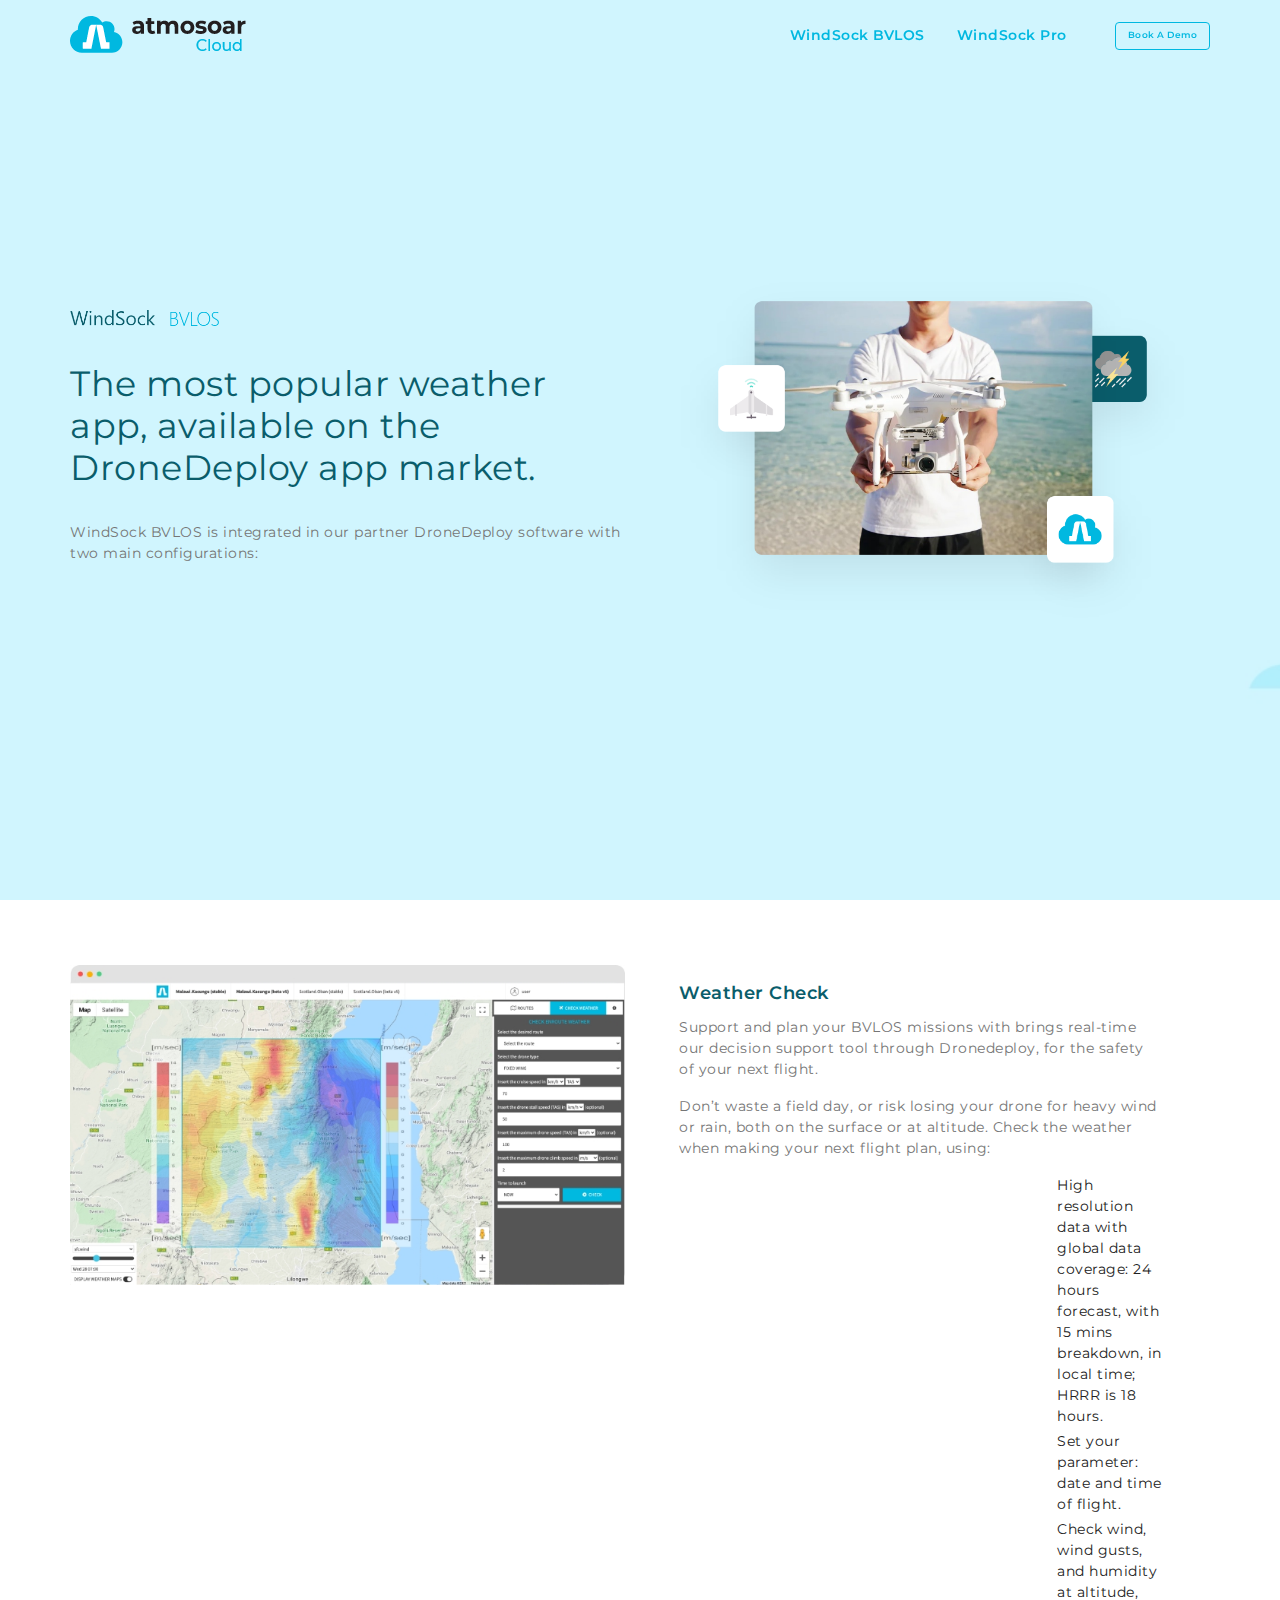
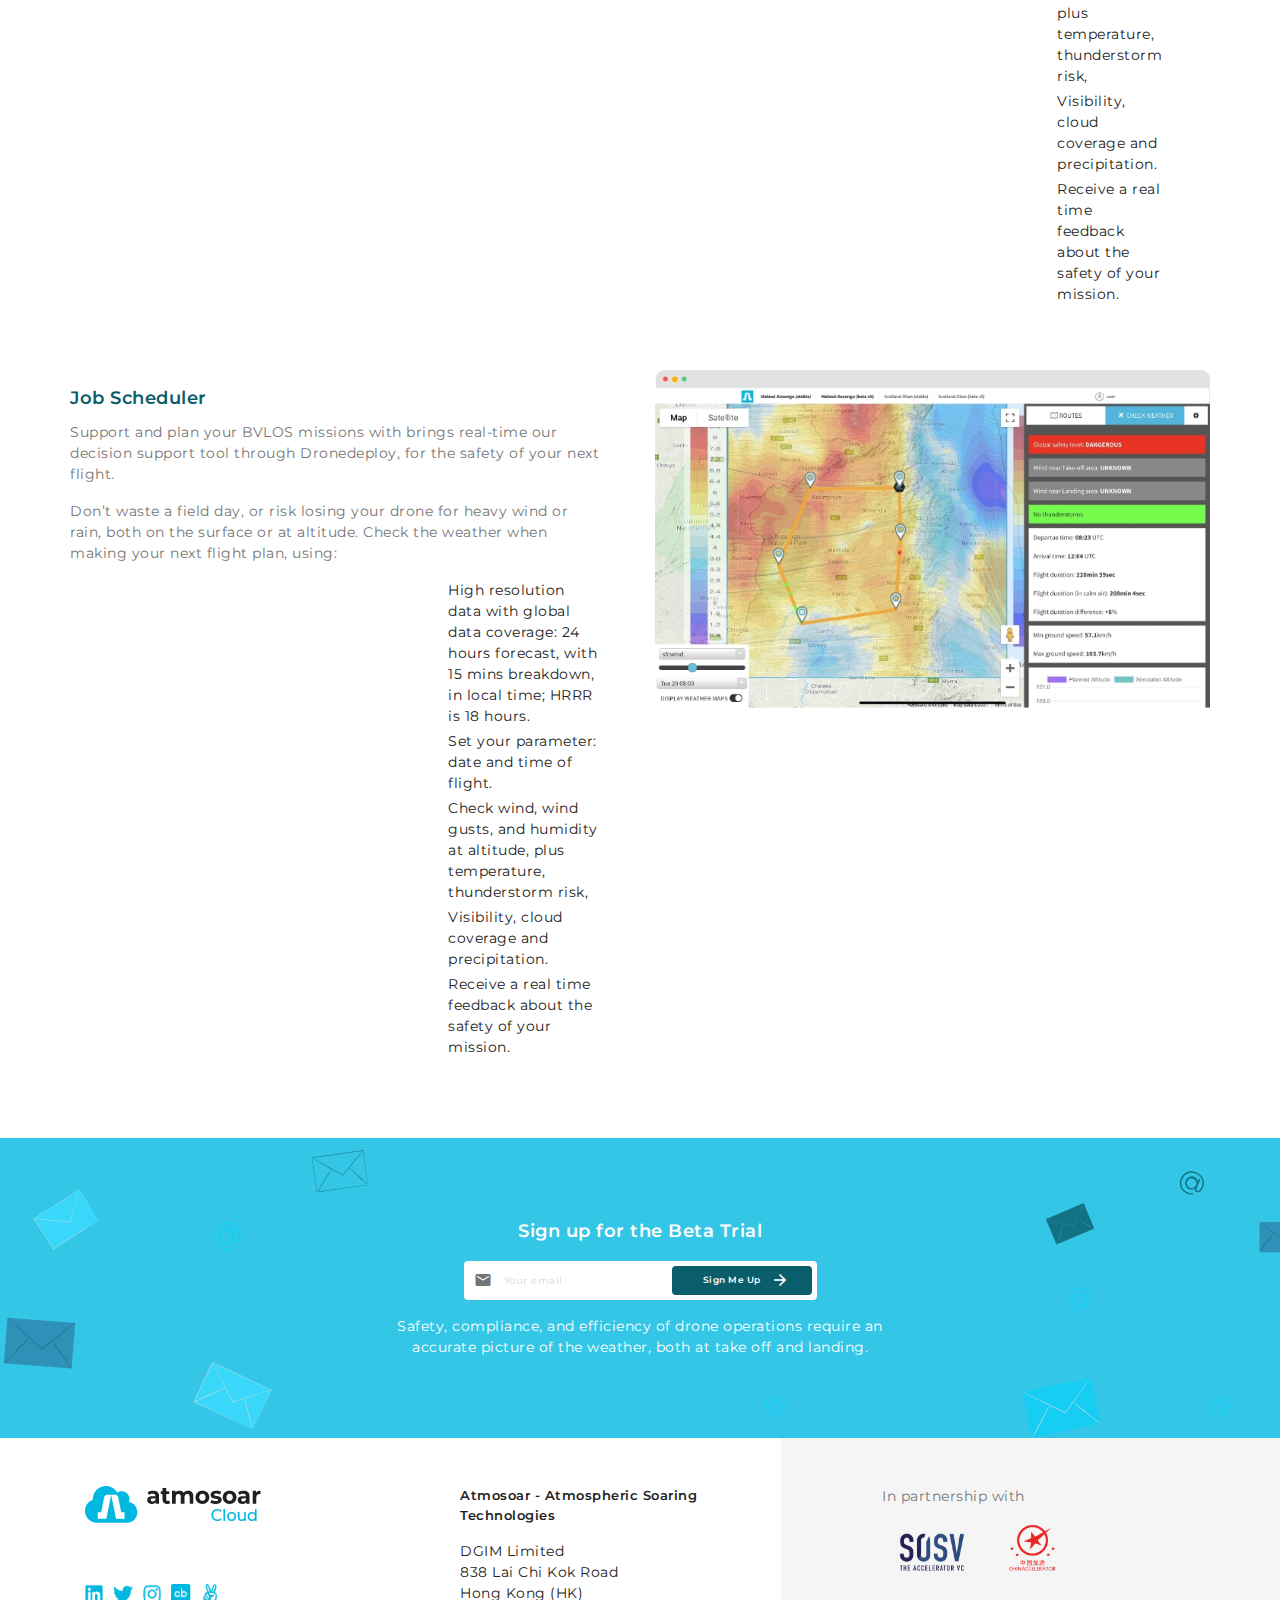
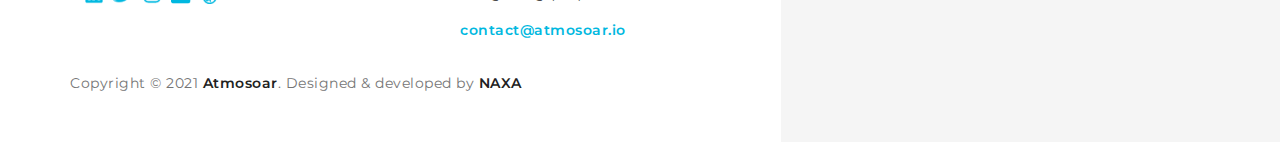
<file: windsock-bvlos.html>
<!doctype html>
<html lang="en">

<head>
    <meta charset="utf-8">
    <meta name="viewport" content="width=device-width, initial-scale=1, shrink-to-fit=no">
    <meta http-equiv="X-UA-Compatible" content="IE=edge">
    <!-- SOCIAL MEDIA META -->
    <meta property="og:description" content="Atmosoar - Atmospheric Soaring Technologies ">
    <meta property="og:image" content="preview.html">
    <meta property="og:site_name" content="Atmosoar - Atmospheric Soaring Technologies">
    <meta property="og:title" content="Atmosoar - Atmospheric Soaring Technologies">
    <meta property="og:type" content="website">
    <meta property="og:url" content="http://Atmosoar.com.au">

    <!-- TWITTER META -->
    <meta name="twitter:card" content="summary">
    <meta name="twitter:site" content="@Atmosoar - Atmospheric Soaring Technologies">
    <meta name="twitter:creator" content="@Atmosoar - Atmospheric Soaring Technologies">
    <meta name="twitter:title" content="Atmosoar - Atmospheric Soaring Technologies">
    <meta name="twitter:description" content="Atmosoar - Atmospheric Soaring Technologies">
    <meta name="twitter:image" content="preview.html">

    <!--title-->
    <title>Atmosoar - Atmospheric Soaring Technologies</title>

    <!-- faveicon start   -->
    <link rel="icon" type="image/png" href="img/favicon.png" sizes="32x32">

    <!-- stylesheet start -->
    <link href="https://fonts.googleapis.com/icon?family=Material+Icons" rel="stylesheet">
    <link rel="stylesheet" type="text/css" href="css/style.css">
</head>

<body class="is-bg-white">
    <header class="landing-header is-light">
        <div class="container">
            <div class="header-in is-flex is-between is-align-center">
                <a href="index.html" class="logo custom-logo-link">
                    <img src="img/logo.png" alt="logo" />
                </a>
                <div class="header-right is-grow is-flex is-end is-align-center">

                    <nav class="main-navigation">
                        <ul class="is-flex is-end is-align-center is-grow">
                            <li class="">
                                <a href="windsock-bvlos.html">WindSock BVLOS</a>

                            </li>
                            <li class="">
                                <a href="windstock-pro.html">WindSock Pro</a>
                            </li>
                        </ul>

                    </nav>
                    <button class="common-button is-border ml-30">
                        <span>Book a Demo</span>
                    </button>
                    <div class="toggle-button">
                        <span></span>
                        <span></span>
                        <span></span>
                        <span></span>
                    </div>
                </div>
            </div>
        </div>
    </header>
    <div class="landing-banner is-light">
        <img src="img/stocklight-banner.jpg" class="banner-bg" alt="" />
        <div class="container">
            <div class="row">
                <div class="naxa-lg-6 naxa-sm-12">
                    <div class="banner-content is-flex hr-start is-align-center mt-30 mb-30 pt-30 pb-30">
                        <img src="img/bvlos.png" alt="" />
                        <h2 class="fw-400 mt-30">The most popular weather app, available on the DroneDeploy app market.</h2>
                        <p class="mt-30 mb-30">WindSock BVLOS is integrated in our partner DroneDeploy software with two main configurations:</p>

                    </div>
                </div>
                <div class="naxa-lg-6 naxa-sm-12 is-flex">
                    <figure>
                        <img src="img/stocklight.png" alt="" />
                    </figure>
                </div>
            </div>
        </div>


    </div>


    <section class="solution ">
        <div class="container">

            <div class="wind-list ">
                <div class="row">
                    <div class="naxa-lg-6  naxa-sm-12 wind-figure">
                        <figure class="is-boxshadow">
                            <img src="img/1st.jpg" alt="" />
                        </figure>
                    </div>
                    <div class="naxa-lg-5 naxa-sm-12 is-flex wind-text">
                        <div class="content">
                            <h4 class="is-capitalize mb-10">Weather check</h4>
                            <div class="paragraph">
                                <p>Support and plan your BVLOS missions with brings real-time our decision support tool through Dronedeploy, for the safety of your next flight.
                                </p>
                                <p>Don’t waste a field day, or risk losing your drone for heavy wind or rain, both on the surface or at altitude. Check the weather when making your next flight plan, using:</p>
                            </div>
                            <ul class="list is-before mt-15">
                                <li>High resolution data with global data coverage: 24 hours forecast, with 15 mins breakdown, in local time; HRRR is 18 hours.</li>
                                <li>Set your parameter: date and time of flight.</li>
                                <li>Check wind, wind gusts, and humidity at altitude, plus temperature, thunderstorm risk, </li>
                                <li>Visibility, cloud coverage and precipitation. </li>
                                <li>Receive a real time feedback about the safety of your mission.</li>
                            </ul>
                        </div>
                    </div>

                </div>
            </div>
            <div class="wind-list ">
                <div class="row">
                    <div class="naxa-lg-6 naxa-sm-12 is-flex wind-text">
                        <div class="content">
                            <h4 class="is-capitalize mb-10">Job Scheduler</h4>
                            <div class="paragraph">
                                <p>Support and plan your BVLOS missions with brings real-time our decision support tool through Dronedeploy, for the safety of your next flight.
                                </p>
                                <p>Don’t waste a field day, or risk losing your drone for heavy wind or rain, both on the surface or at altitude. Check the weather when making your next flight plan, using:</p>
                            </div>
                            <ul class="list is-before mt-15">
                                <li>High resolution data with global data coverage: 24 hours forecast, with 15 mins breakdown, in local time; HRRR is 18 hours.</li>
                                <li>Set your parameter: date and time of flight.</li>
                                <li>Check wind, wind gusts, and humidity at altitude, plus temperature, thunderstorm risk, </li>
                                <li>Visibility, cloud coverage and precipitation. </li>
                                <li>Receive a real time feedback about the safety of your mission.</li>
                            </ul>
                        </div>
                    </div>
                    <div class="naxa-lg-6  naxa-sm-12 wind-fifure">
                        <figure class="is-boxshadow">
                            <img src="img/2nd.jpg" alt="" />
                        </figure>
                    </div>


                </div>
            </div>
        </div>
    </section>

    <!-- <section class="product-feature ">
        <img class="product-img" src="img/cloud-bg.jpg" alt="" />
        <div class="container">
            <div class="product-wrapper">
                <div class="section-title is-center mb-10">
                    <h3 class="mb-10">Product Features</h3>
                    <p>Windsock Pro is a customized decision support tool that combines high resolution weather forecast with powerful en route flight safety algorithms. We build it to:</p>
                </div>
                <div class="row">
                    <div class="naxa-lg-4 naxa-md-6 naxa-sm-12 mt-30">
                        <div class="product-card is-flex is-start is-align-start">
                            <span class="square-icon is-white-bg">
                                <img src="img/security.png" alt=""/>
                            </span>
                            <div class="content pl-10">
                                <h6 class="">help drone operators fly BVLOS mission as safely as possible</h6>

                            </div>
                        </div>
                    </div>
                    <div class="naxa-lg-4 naxa-md-6 naxa-sm-12 mt-30">
                        <div class="product-card is-flex is-start is-align-start">
                            <span class="square-icon is-white-bg">
                                <img src="img/service.png" alt=""/>
                            </span>
                            <div class="content pl-10">
                                <h6 class="">be legally compliant with regards to preflight weather checks.help drone operators fly BVLOS mission as safely as possible</h6>

                            </div>
                        </div>
                    </div>
                    <div class="naxa-lg-4 naxa-md-6 naxa-sm-12 mt-30">
                        <div class="product-card is-flex is-start is-align-start">
                            <span class="square-icon is-white-bg">
                                <img src="img/security.png" alt=""/>
                            </span>
                            <div class="content pl-10">
                                <h6 class="">help drone operators fly BVLOS mission as safely as possible</h6>

                            </div>
                        </div>
                    </div>
                    <div class="naxa-lg-4 naxa-md-6 naxa-sm-12 mt-30">
                        <div class="product-card is-flex is-start is-align-start">
                            <span class="square-icon is-white-bg">
                                <img src="img/service.png" alt=""/>
                            </span>
                            <div class="content pl-10">
                                <h6 class="">be legally compliant with regards to preflight weather checks.help drone operators fly BVLOS mission as safely as possible</h6>

                            </div>
                        </div>
                    </div>
                    <div class="naxa-lg-4 naxa-md-6 naxa-sm-12 mt-30">
                        <div class="product-card is-flex is-start is-align-start">
                            <span class="square-icon is-white-bg">
                                <img src="img/security.png" alt=""/>
                            </span>
                            <div class="content pl-10">
                                <h6 class="">help drone operators fly BVLOS mission as safely as possible</h6>

                            </div>
                        </div>
                    </div>
                    <div class="naxa-lg-4 naxa-md-6 naxa-sm-12 mt-30">
                        <div class="product-card is-flex is-start is-align-start">
                            <span class="square-icon is-white-bg">
                                <img src="img/service.png" alt=""/>
                            </span>
                            <div class="content pl-10">
                                <h6 class="">be legally compliant with regards to preflight weather checks.help drone operators fly BVLOS mission as safely as possible</h6>

                            </div>
                        </div>
                    </div>

                </div>
            </div>
        </div>
    </section> -->


    <div class="newsletter pt-5 pb-5 ">
        <img class="newsletter-img" src="img/newsletter.svg" alt="" />
        <div class="container">
            <div class="is-flex is-center is-align-center hr-center">
                <h3>Sign up for the Beta Trial</h3>
                <div class="custom-form-group is-flex is-start is-align-center mt-15 mb-15">
                    <i class="material-icons search-icon">email</i>
                    <input class="form-control is-grow" placeholder="Your email" />
                    <button class="is-bg common-button is-icon">
                        <span>Sign me up</span>
                        <i class="material-icons">arrow_forward</i>
                    </button>
                </div>
                <p>Safety, compliance, and efficiency of drone operations require an accurate picture of the weather, both at take off and landing.</p>
            </div>
        </div>
    </div>

    <footer class="site-footer pt-5 pb-5">
        <div class="container">
            <div class="row">
                <div class="naxa-sm-8">
                    <div class="container">
                        <div class="row">
                            <div class="naxa-lg-6">
                                <div class="footer-widget ">
                                    <a href="" class="footer-logo">
                                        <img src="img/logo.png" />
                                    </a>
                                    <div class="social-list is-flex is-start is-align-center is-wrap mt-5 pt-10 mb-15">
                                        <a href="https://www.linkedin.com/company/atmosoar"><img src="img/linkedin.png" alt="" /></a>
                                        <a href="https://twitter.com/Atmosoar "><img src="img/twitter.png" alt="" /></a>
                                        <a href="https://instagram.com/atmosoar.io"><img src="img/insta.png" alt="" /></a>
                                        <a href="https://angel.co/company/atmosoar-io "><img src="img/cb.png" alt="" /></a>
                                        <a href="https://www.f6s.com/atmosoar.io/about"><img src="img/finger.png" alt="" /></a>
                                    </div>
                                </div>
                            </div>
                            <div class="naxa-lg-6">
                                <div class="address">
                                    <h6 class="fw-600">Atmosoar - Atmospheric Soaring Technologies</h6>
                                    <address class="is-heading-color mt-15">
                                        <p>DGIM Limited</p>
                                        <p>838 Lai Chi Kok Road</p>
                                        <p>Hong Kong (HK)</p>
                                    </address>
                                    <p class="is-primary-color fw-600">contact@atmosoar.io</p>
                                </div>
                            </div>

                        </div>
                    </div>
                </div>
                <div class="naxa-sm-4">
                    <div class="footer-widget partners">
                        <p>In partnership with</p>
                        <div class="partner-logos is-flex is-start is-align-center mt-15 pl-15">
                            <a href="#">
                                <img src="img/Image 3.svg" alt="" />
                            </a>
                            <a href="#">
                                <img src="img/Image 4.svg" alt="" />
                            </a>
                        </div>
                    </div>
                </div>
            </div>
            <div class="copyright mt-30">
                Copyright © 2021 <a href="#" class="fw-600 is-heading-color">Atmosoar</a>. Designed & developed by <a href="#" class="fw-600 is-heading-color">NAXA</a>
            </div>
        </div>
    </footer>




    <!-- Jquery Core Js -->
    <script src="js/jquery-3.4.1.min.js"></script>
    <script src="js/atmosoar.js"></script>
</body>

</html>
</file>
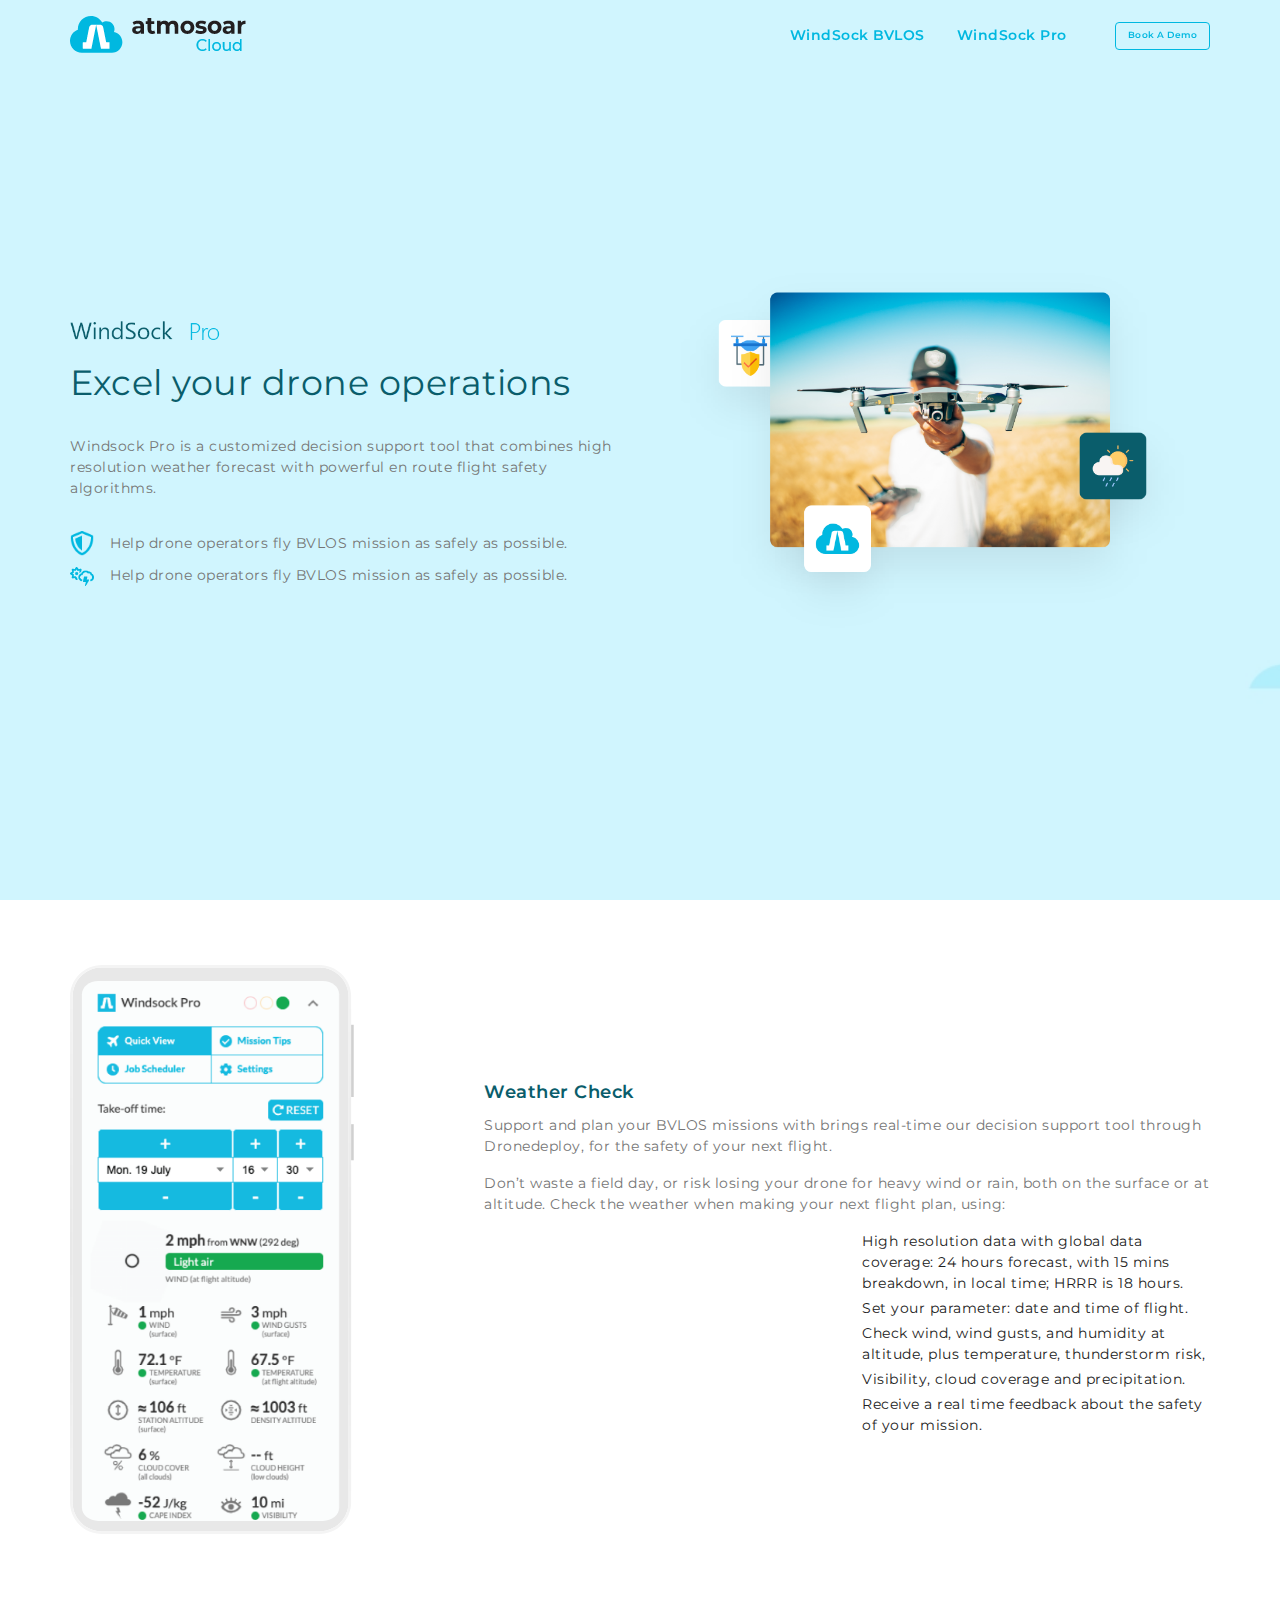
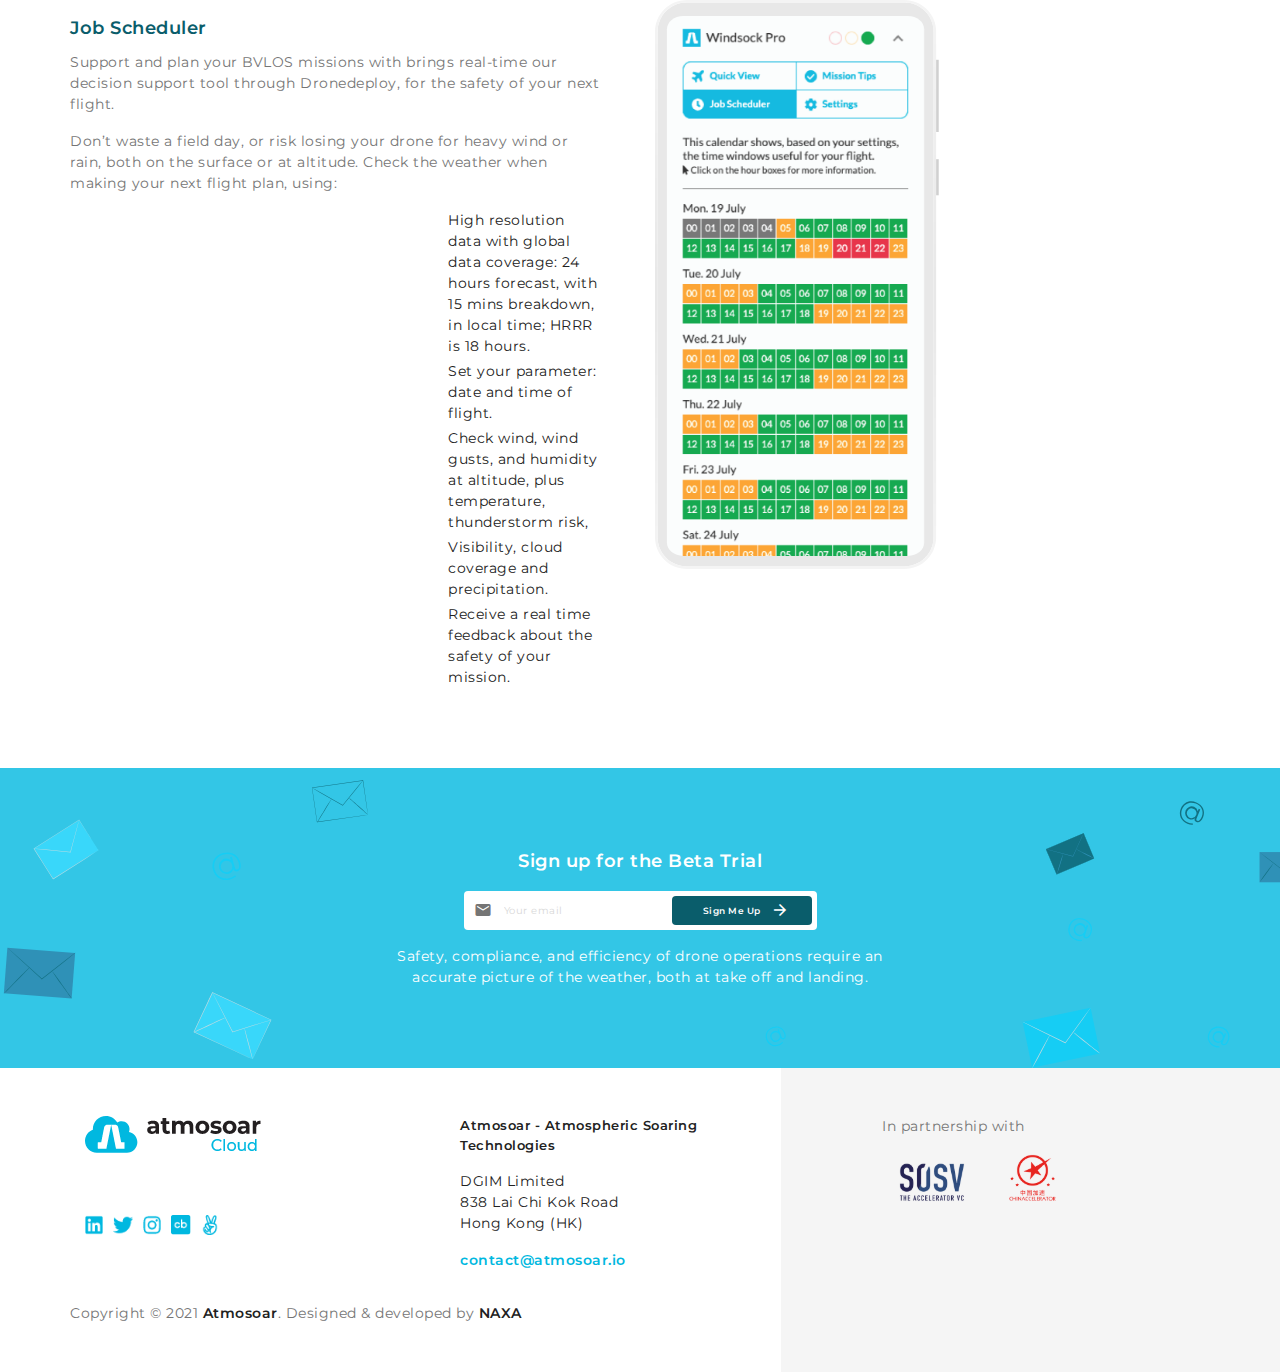
<file: windstock-pro.html>
<!doctype html>
<html lang="en">

<head>
    <meta charset="utf-8">
    <meta name="viewport" content="width=device-width, initial-scale=1, shrink-to-fit=no">
    <meta http-equiv="X-UA-Compatible" content="IE=edge">
    <!-- SOCIAL MEDIA META -->
    <meta property="og:description" content="Atmosoar - Atmospheric Soaring Technologies ">
    <meta property="og:image" content="preview.html">
    <meta property="og:site_name" content="Atmosoar - Atmospheric Soaring Technologies">
    <meta property="og:title" content="Atmosoar - Atmospheric Soaring Technologies">
    <meta property="og:type" content="website">
    <meta property="og:url" content="http://Atmosoar.com.au">

    <!-- TWITTER META -->
    <meta name="twitter:card" content="summary">
    <meta name="twitter:site" content="@Atmosoar - Atmospheric Soaring Technologies">
    <meta name="twitter:creator" content="@Atmosoar - Atmospheric Soaring Technologies">
    <meta name="twitter:title" content="Atmosoar - Atmospheric Soaring Technologies">
    <meta name="twitter:description" content="Atmosoar - Atmospheric Soaring Technologies">
    <meta name="twitter:image" content="preview.html">

    <!--title-->
    <title>Atmosoar - Atmospheric Soaring Technologies</title>

    <!-- faveicon start   -->
    <link rel="icon" type="image/png" href="img/favicon.png" sizes="32x32">

    <!-- stylesheet start -->
    <link href="https://fonts.googleapis.com/icon?family=Material+Icons" rel="stylesheet">
    <link rel="stylesheet" type="text/css" href="css/style.css">
</head>

<body class="is-bg-white">
    <header class="landing-header is-light">
        <div class="container">
            <div class="header-in is-flex is-between is-align-center">
                <a href="index.html" class="logo custom-logo-link">
                    <img src="img/logo.png" alt="logo" />
                </a>
                <div class="header-right is-grow is-flex is-end is-align-center">

                    <nav class="main-navigation">
                        <ul class="is-flex is-end is-align-center is-grow">
                            <li class="">
                                <a href="windsock-bvlos.html">WindSock BVLOS</a>

                            </li>
                            <li class="">
                                <a href="windstock-pro.html">WindSock Pro</a>
                            </li>
                        </ul>

                    </nav>
                    <button class="common-button is-border ml-30">
                        <span>Book a Demo</span>
                    </button>
                    <div class="toggle-button">
                        <span></span>
                        <span></span>
                        <span></span>
                        <span></span>
                    </div>
                </div>
            </div>
        </div>
    </header>

    <div class="landing-banner is-light">
        <img src="img/stocklight-banner.jpg" class="banner-bg" alt="" />
        <div class="container">
            <div class="row">
                <div class="naxa-lg-6 naxa-sm-12">
                    <div class="banner-content is-flex hr-start is-align-center mt-30 mb-30 pt-30 pb-30">
                        <img src="img/windpro-banner.png" alt="" />
                        <h2 class="fw-400 mt-15">Excel your drone operations</h2>
                        <p class="mt-30 mb-30">Windsock Pro is a customized decision support tool that combines high resolution weather forecast with powerful en route flight safety algorithms.</p>
                        <ul class="banner-text-list">
                            <li class="is-flex is-start is-align-center mb-10">
                                <span class="mr-15">
                                    <img src="img/security.png" alt=""/>
                                </span>
                                <span>Help drone operators fly BVLOS mission as safely as possible. </span>
                            </li>
                            <li class="is-flex is-start is-align-center">
                                <span class="mr-15">
                                    <img src="img/lightening.png" alt=""/>
                                </span>
                                <span>Help drone operators fly BVLOS mission as safely as possible. </span>
                            </li>
                        </ul>
                    </div>
                </div>
                <div class="naxa-lg-6 naxa-sm-12 is-flex">
                    <figure>
                        <img src="img/stockpro.png" alt="" />
                    </figure>
                </div>
            </div>
        </div>


    </div>


    <section class="solution ">
        <div class="container">

            <div class="wind-list ">
                <div class="row">
                    <div class="naxa-lg-4  naxa-sm-12 wind-figure">
                        <figure class="is-boxshadow">
                            <img src="img/windsock-pro-1 (1).png" alt="" />
                        </figure>
                    </div>
                    <div class="naxa-lg-8 naxa-sm-12 is-flex wind-text">
                        <div class="content">
                            <h4 class="is-capitalize mb-10">Weather check</h4>
                            <div class="paragraph">
                                <p>Support and plan your BVLOS missions with brings real-time our decision support tool through Dronedeploy, for the safety of your next flight.
                                </p>
                                <p>Don’t waste a field day, or risk losing your drone for heavy wind or rain, both on the surface or at altitude. Check the weather when making your next flight plan, using:</p>
                            </div>
                            <ul class="list is-before mt-15">
                                <li>High resolution data with global data coverage: 24 hours forecast, with 15 mins breakdown, in local time; HRRR is 18 hours.</li>
                                <li>Set your parameter: date and time of flight.</li>
                                <li>Check wind, wind gusts, and humidity at altitude, plus temperature, thunderstorm risk, </li>
                                <li>Visibility, cloud coverage and precipitation. </li>
                                <li>Receive a real time feedback about the safety of your mission.</li>
                            </ul>
                        </div>
                    </div>

                </div>
            </div>
            <div class="wind-list ">
                <div class="row">
                    <div class="naxa-lg-6 naxa-sm-12 is-flex wind-text">
                        <div class="content">
                            <h4 class="is-capitalize mb-10">Job Scheduler</h4>
                            <div class="paragraph">
                                <p>Support and plan your BVLOS missions with brings real-time our decision support tool through Dronedeploy, for the safety of your next flight.
                                </p>
                                <p>Don’t waste a field day, or risk losing your drone for heavy wind or rain, both on the surface or at altitude. Check the weather when making your next flight plan, using:</p>
                            </div>
                            <ul class="list is-before mt-15">
                                <li>High resolution data with global data coverage: 24 hours forecast, with 15 mins breakdown, in local time; HRRR is 18 hours.</li>
                                <li>Set your parameter: date and time of flight.</li>
                                <li>Check wind, wind gusts, and humidity at altitude, plus temperature, thunderstorm risk, </li>
                                <li>Visibility, cloud coverage and precipitation. </li>
                                <li>Receive a real time feedback about the safety of your mission.</li>
                            </ul>
                        </div>
                    </div>
                    <div class="naxa-lg-6  naxa-sm-12 wind-fifure">
                        <figure class="is-boxshadow">
                            <img src="img/windsock-pro-2.png" alt="" />
                        </figure>
                    </div>


                </div>
            </div>
        </div>
    </section>

    <!-- <section class="product-feature ">
        <img class="product-img" src="img/cloud-bg.jpg" alt="" />
        <div class="container">
            <div class="product-wrapper">
                <div class="section-title is-center mb-10">
                    <h3 class="mb-10">Product Features</h3>
                    <p>Windsock Pro is a customized decision support tool that combines high resolution weather forecast with powerful en route flight safety algorithms. We build it to:</p>
                </div>
                <div class="row">
                    <div class="naxa-lg-4 naxa-md-6 naxa-sm-12 mt-30">
                        <div class="product-card is-flex is-start is-align-start">
                            <span class="square-icon is-white-bg">
                                <img src="img/security.png" alt=""/>
                            </span>
                            <div class="content pl-10">
                                <h6 class="">help drone operators fly BVLOS mission as safely as possible</h6>

                            </div>
                        </div>
                    </div>
                    <div class="naxa-lg-4 naxa-md-6 naxa-sm-12 mt-30">
                        <div class="product-card is-flex is-start is-align-start">
                            <span class="square-icon is-white-bg">
                                <img src="img/service.png" alt=""/>
                            </span>
                            <div class="content pl-10">
                                <h6 class="">be legally compliant with regards to preflight weather checks.help drone operators fly BVLOS mission as safely as possible</h6>

                            </div>
                        </div>
                    </div>
                    <div class="naxa-lg-4 naxa-md-6 naxa-sm-12 mt-30">
                        <div class="product-card is-flex is-start is-align-start">
                            <span class="square-icon is-white-bg">
                                <img src="img/security.png" alt=""/>
                            </span>
                            <div class="content pl-10">
                                <h6 class="">help drone operators fly BVLOS mission as safely as possible</h6>

                            </div>
                        </div>
                    </div>
                    <div class="naxa-lg-4 naxa-md-6 naxa-sm-12 mt-30">
                        <div class="product-card is-flex is-start is-align-start">
                            <span class="square-icon is-white-bg">
                                <img src="img/service.png" alt=""/>
                            </span>
                            <div class="content pl-10">
                                <h6 class="">be legally compliant with regards to preflight weather checks.help drone operators fly BVLOS mission as safely as possible</h6>

                            </div>
                        </div>
                    </div>
                    <div class="naxa-lg-4 naxa-md-6 naxa-sm-12 mt-30">
                        <div class="product-card is-flex is-start is-align-start">
                            <span class="square-icon is-white-bg">
                                <img src="img/security.png" alt=""/>
                            </span>
                            <div class="content pl-10">
                                <h6 class="">help drone operators fly BVLOS mission as safely as possible</h6>

                            </div>
                        </div>
                    </div>
                    <div class="naxa-lg-4 naxa-md-6 naxa-sm-12 mt-30">
                        <div class="product-card is-flex is-start is-align-start">
                            <span class="square-icon is-white-bg">
                                <img src="img/service.png" alt=""/>
                            </span>
                            <div class="content pl-10">
                                <h6 class="">be legally compliant with regards to preflight weather checks.help drone operators fly BVLOS mission as safely as possible</h6>

                            </div>
                        </div>
                    </div>

                </div>
            </div>
        </div>
    </section> -->


    <div class="newsletter pt-5 pb-5 ">
        <img class="newsletter-img" src="img/newsletter.svg" alt="" />
        <div class="container">
            <div class="is-flex is-center is-align-center hr-center">
                <h3>Sign up for the Beta Trial</h3>
                <div class="custom-form-group is-flex is-start is-align-center mt-15 mb-15">
                    <i class="material-icons search-icon">email</i>
                    <input class="form-control is-grow" placeholder="Your email" />
                    <button class="is-bg common-button is-icon">
                        <span>Sign me up</span>
                        <i class="material-icons">arrow_forward</i>
                    </button>
                </div>
                <p>Safety, compliance, and efficiency of drone operations require an accurate picture of the weather, both at take off and landing.</p>
            </div>
        </div>
    </div>

    <footer class="site-footer pt-5 pb-5">
        <div class="container">
            <div class="row">
                <div class="naxa-sm-8">
                    <div class="container">
                        <div class="row">
                            <div class="naxa-lg-6">
                                <div class="footer-widget ">
                                    <a href="" class="footer-logo">
                                        <img src="img/logo.png" />
                                    </a>
                                    <div class="social-list is-flex is-start is-align-center is-wrap mt-5 pt-10 mb-15">
                                        <a href="https://www.linkedin.com/company/atmosoar"><img src="img/linkedin.png" alt="" /></a>
                                        <a href="https://twitter.com/Atmosoar "><img src="img/twitter.png" alt="" /></a>
                                        <a href="https://instagram.com/atmosoar.io"><img src="img/insta.png" alt="" /></a>
                                        <a href="https://angel.co/company/atmosoar-io "><img src="img/cb.png" alt="" /></a>
                                        <a href="https://www.f6s.com/atmosoar.io/about"><img src="img/finger.png" alt="" /></a>
                                    </div>
                                </div>
                            </div>
                            <div class="naxa-lg-6">
                                <div class="address">
                                    <h6 class="fw-600">Atmosoar - Atmospheric Soaring Technologies</h6>
                                    <address class="is-heading-color mt-15">
                                        <p>DGIM Limited</p>
                                        <p>838 Lai Chi Kok Road</p>
                                        <p>Hong Kong (HK)</p>
                                    </address>
                                    <p class="is-primary-color fw-600">contact@atmosoar.io</p>
                                </div>
                            </div>

                        </div>
                    </div>
                </div>
                <div class="naxa-sm-4">
                    <div class="footer-widget partners">
                        <p>In partnership with</p>
                        <div class="partner-logos is-flex is-start is-align-center mt-15 pl-15">
                            <a href="#">
                                <img src="img/Image 3.svg" alt="" />
                            </a>
                            <a href="#">
                                <img src="img/Image 4.svg" alt="" />
                            </a>
                        </div>
                    </div>
                </div>
            </div>
            <div class="copyright mt-30">
                Copyright © 2021 <a href="#" class="fw-600 is-heading-color">Atmosoar</a>. Designed & developed by <a href="#" class="fw-600 is-heading-color">NAXA</a>
            </div>
        </div>
    </footer>




    <!-- Jquery Core Js -->
    <script src="js/jquery-3.4.1.min.js"></script>
    <script src="js/atmosoar.js"></script>
</body>

</html>
</file>
<file: css/style.css>
@charset "UTF-8";
/*
Template Name: Atmosoar;
Template URI:
Author: Prem Prasad Khanal
Author URI: http://premkhanal.com.np/
Description: Atmosoar is the first humanitarian digital platform designed for project monitoring and infrastructure quality assurance. 
Version: 1.0.0
Primary use: Monitoring system
*/
@import url("https://fonts.googleapis.com/css2?family=Montserrat:ital,wght@0,300;0,400;0,600;0,700;0,800;0,900;1,400;1,500;1,600;1,700;1,800;1,900&display=swap");
@-webkit-keyframes rotate3d {
  0% {
    -webkit-transform: rotateY(0deg);
    transform: rotateY(0deg);
  }
  100% {
    -webkit-transform: rotateY(360deg);
    transform: rotateY(360deg);
  }
}
@keyframes rotate3d {
  0% {
    -webkit-transform: rotateY(0deg);
    transform: rotateY(0deg);
  }
  100% {
    -webkit-transform: rotateY(360deg);
    transform: rotateY(360deg);
  }
}
@-webkit-keyframes scrollDown {
  0% {
    -webkit-transform: translateY(-20px);
    opacity: 0;
  }
  50% {
    opacity: 1;
  }
  100% {
    -webkit-transform: translateY(0);
    opacity: 0;
  }
}
@keyframes scrollDown {
  0% {
    transform: translateY(-20px);
    opacity: 0;
  }
  50% {
    opacity: 1;
  }
  100% {
    transform: translateY(0);
    opacity: 0;
  }
}
@keyframes scrollup {
  0% {
    transform: translateY(0);
    opacity: 0;
  }
  50% {
    opacity: 1;
  }
  100% {
    transform: translateY(-20px);
    opacity: 0;
  }
}
@-webkit-keyframes shooting {
  from {
    right: -100px;
  }
  to {
    right: calc( 100% + 100px );
  }
}
@keyframes shooting {
  from {
    right: -100px;
  }
  to {
    right: calc( 100% + 100px );
  }
}
@keyframes shooting1 {
  0% {
    transform: translate(0px, 0px) rotate(0deg);
    opacity: 1;
  }
  20% {
    transform: translate(-50px, 50px) rotate(-20deg);
    opacity: 0.8;
  }
  40% {
    transform: translate(-150px, 150px) rotate(-30deg);
    opacity: 0.5;
  }
  60% {
    transform: translate(-250px, 250px) rotate(-30deg);
    opacity: 0.3;
  }
  80% {
    transform: translate(-350px, 350px) rotate(-30deg);
    opacity: 0.2;
  }
  100% {
    transform: translate(-500px, 500px) rotate(-30deg);
    opacity: 0;
  }
}
@-webkit-keyframes jump {
  0% {
    -webkit-transform: translate3d(0, 0, 0);
    transform: translate3d(0, 0, 0);
  }
  40% {
    -webkit-transform: translate3d(0, 50%, 0);
    transform: translate3d(0, 50%, 0);
  }
  100% {
    -webkit-transform: translate3d(0, 0, 0);
    transform: translate3d(0, 0, 0);
  }
}
@keyframes jump {
  0% {
    -webkit-transform: translate3d(0, 0, 0);
    transform: translate3d(0, 0, 0);
  }
  40% {
    -webkit-transform: translate3d(0, 50%, 0);
    transform: translate3d(0, 50%, 0);
  }
  100% {
    -webkit-transform: translate3d(0, 0, 0);
    transform: translate3d(0, 0, 0);
  }
}
@-webkit-keyframes rotated {
  0% {
    -webkit-transform: rotate(0);
    transform: rotate(0);
  }
  100% {
    -webkit-transform: rotate(360deg);
    transform: rotate(360deg);
  }
}
@keyframes rotated {
  0% {
    -webkit-transform: rotate(0);
    transform: rotate(0);
  }
  100% {
    -webkit-transform: rotate(360deg);
    transform: rotate(360deg);
  }
}
@-webkit-keyframes rotatedHalf {
  0% {
    -webkit-transform: rotate(0);
    transform: rotate(0);
  }
  50% {
    -webkit-transform: rotate(90deg);
    transform: rotate(90deg);
  }
  100% {
    -webkit-transform: rotate(0);
    transform: rotate(0);
  }
}
@keyframes rotatedHalf {
  0% {
    -webkit-transform: rotate(0);
    transform: rotate(0);
  }
  50% {
    -webkit-transform: rotate(90deg);
    transform: rotate(90deg);
  }
  100% {
    -webkit-transform: rotate(0);
    transform: rotate(0);
  }
}
@-webkit-keyframes rotatedHalfTwo {
  0% {
    -webkit-transform: rotate(-90deg);
    transform: rotate(-90deg);
  }
  100% {
    -webkit-transform: rotate(90deg);
    transform: rotate(90deg);
  }
}
@keyframes rotatedHalfTwo {
  0% {
    -webkit-transform: rotate(-90deg);
    transform: rotate(-90deg);
  }
  100% {
    -webkit-transform: rotate(90deg);
    transform: rotate(90deg);
  }
}
@-webkit-keyframes scale-upOne {
  0% {
    -webkit-transform: scale(1);
    transform: scale(1);
  }
  100% {
    -webkit-transform: scale(0.2);
    transform: scale(0.2);
  }
}
@keyframes scale-upOne {
  0% {
    -webkit-transform: scale(1);
    transform: scale(1);
  }
  100% {
    -webkit-transform: scale(0.2);
    transform: scale(0.2);
  }
}
@-webkit-keyframes scale-right {
  0% {
    -webkit-transform: translateX(-50%);
    transform: translateX(-50%);
  }
  50% {
    -webkit-transform: translateX(50%);
    transform: translateX(50%);
  }
  100% {
    -webkit-transform: translateX(-50%);
    transform: translateX(-50%);
  }
}
@keyframes scale-right {
  0% {
    -webkit-transform: translateX(-50%);
    transform: translateX(-50%);
  }
  50% {
    -webkit-transform: translateX(50%);
    transform: translateX(50%);
  }
  100% {
    -webkit-transform: translateX(-50%);
    transform: translateX(-50%);
  }
}
@-webkit-keyframes fade-in {
  0% {
    opacity: 0.2;
  }
  40% {
    opacity: 1;
  }
  100% {
    opacity: 0.2;
  }
}
@keyframes fade-in {
  0% {
    opacity: 0.5;
  }
  40% {
    opacity: 1;
  }
  100% {
    opacity: 0.5;
  }
}
@keyframes hvr-ripple-out {
  0% {
    top: 0px;
    right: 0px;
    bottom: 0px;
    left: 0px;
    opacity: 1;
  }
  100% {
    top: -6px;
    right: -6px;
    bottom: -6px;
    left: -6px;
    opacity: 0;
  }
}
@keyframes hvr-ripple-out-two {
  0% {
    top: 0;
    right: 0;
    bottom: 0;
    left: 0;
    opacity: 1;
  }
  100% {
    top: -12px;
    right: -12px;
    bottom: -12px;
    left: -12px;
    opacity: 0;
  }
}
@-webkit-keyframes scale-up-one {
  0% {
    -webkit-transform: scale(1);
    transform: scale(1);
  }
  40% {
    -webkit-transform: scale(0.5);
    transform: scale(0.5);
  }
  100% {
    -webkit-transform: scale(1);
    transform: scale(1);
  }
}
@keyframes scale-up-one {
  0% {
    -webkit-transform: scale(1);
    transform: scale(1);
  }
  40% {
    -webkit-transform: scale(0.5);
    transform: scale(0.5);
  }
  100% {
    -webkit-transform: scale(1);
    transform: scale(1);
  }
}
@-webkit-keyframes scale-up-two {
  0% {
    -webkit-transform: scale(0.5);
    transform: scale(0.5);
  }
  40% {
    -webkit-transform: scale(0.8);
    transform: scale(0.8);
  }
  100% {
    -webkit-transform: scale(0.5);
    transform: scale(0.5);
  }
}
@keyframes scale-up-two {
  0% {
    -webkit-transform: scale(0.5);
    transform: scale(0.5);
  }
  40% {
    -webkit-transform: scale(0.8);
    transform: scale(0.8);
  }
  100% {
    -webkit-transform: scale(0.5);
    transform: scale(0.5);
  }
}
@-webkit-keyframes scale-up-three {
  0% {
    -webkit-transform: scale(0.7);
    transform: scale(0.7);
  }
  40% {
    -webkit-transform: scale(0.4);
    transform: scale(0.4);
  }
  100% {
    -webkit-transform: scale(0.7);
    transform: scale(0.7);
  }
}
@keyframes scale-up-three {
  0% {
    -webkit-transform: scale(0.7);
    transform: scale(0.7);
  }
  40% {
    -webkit-transform: scale(0.4);
    transform: scale(0.4);
  }
  100% {
    -webkit-transform: scale(0.7);
    transform: scale(0.7);
  }
}
@keyframes animationFramesOne {
  0% {
    transform: translate(0px, 0px) rotate(0deg);
  }
  20% {
    transform: translate(73px, -1px) rotate(36deg);
  }
  40% {
    transform: translate(141px, 72px) rotate(72deg);
  }
  60% {
    transform: translate(83px, 122px) rotate(108deg);
  }
  80% {
    transform: translate(-40px, 72px) rotate(144deg);
  }
  100% {
    transform: translate(0px, 0px) rotate(0deg);
  }
}
@-webkit-keyframes animationFramesOne {
  0% {
    -webkit-transform: translate(0px, 0px) rotate(0deg);
  }
  20% {
    -webkit-transform: translate(73px, -1px) rotate(36deg);
  }
  40% {
    -webkit-transform: translate(141px, 72px) rotate(72deg);
  }
  60% {
    -webkit-transform: translate(83px, 122px) rotate(108deg);
  }
  80% {
    -webkit-transform: translate(-40px, 72px) rotate(144deg);
  }
  100% {
    -webkit-transform: translate(0px, 0px) rotate(0deg);
  }
}
@keyframes animationFramesTwo {
  0% {
    transform: translate(0px, 0px) rotate(0deg) scale(1);
  }
  20% {
    transform: translate(73px, -1px) rotate(36deg) scale(0.9);
  }
  40% {
    transform: translate(141px, 72px) rotate(72deg) scale(1);
  }
  60% {
    transform: translate(83px, 122px) rotate(108deg) scale(1.2);
  }
  80% {
    transform: translate(-40px, 72px) rotate(144deg) scale(1.1);
  }
  100% {
    transform: translate(0px, 0px) rotate(0deg) scale(1);
  }
}
@-webkit-keyframes animationFramesTwo {
  0% {
    -webkit-transform: translate(0px, 0px) rotate(0deg) scale(1);
  }
  20% {
    -webkit-transform: translate(73px, -1px) rotate(36deg) scale(0.9);
  }
  40% {
    -webkit-transform: translate(141px, 72px) rotate(72deg) scale(1);
  }
  60% {
    -webkit-transform: translate(83px, 122px) rotate(108deg) scale(1.2);
  }
  80% {
    -webkit-transform: translate(-40px, 72px) rotate(144deg) scale(1.1);
  }
  100% {
    -webkit-transform: translate(0px, 0px) rotate(0deg) scale(1);
  }
}
@keyframes animationFramesThree {
  0% {
    transform: translate(165px, -179px);
  }
  100% {
    transform: translate(-346px, 617px);
  }
}
@-webkit-keyframes animationFramesThree {
  0% {
    -webkit-transform: translate(165px, -179px);
  }
  100% {
    -webkit-transform: translate(-346px, 617px);
  }
}
@keyframes animationFramesFour {
  0% {
    transform: translate(-300px, 151px) rotate(0deg);
  }
  100% {
    transform: translate(251px, -200px) rotate(180deg);
  }
}
@-webkit-keyframes animationFramesFour {
  0% {
    -webkit-transform: translate(-300px, 151px) rotate(0deg);
  }
  100% {
    -webkit-transform: translate(251px, -200px) rotate(180deg);
  }
}
@keyframes animationFramesFive {
  0% {
    transform: translate(61px, -99px) rotate(0deg);
  }
  21% {
    transform: translate(4px, -190px) rotate(38deg);
  }
  41% {
    transform: translate(-139px, -200px) rotate(74deg);
  }
  60% {
    transform: translate(-263px, -164px) rotate(108deg);
  }
  80% {
    transform: translate(-195px, -49px) rotate(144deg);
  }
  100% {
    transform: translate(-1px, 0px) rotate(180deg);
  }
}
@-webkit-keyframes animationFramesFive {
  0% {
    -webkit-transform: translate(61px, -99px) rotate(0deg);
  }
  21% {
    -webkit-transform: translate(4px, -190px) rotate(38deg);
  }
  41% {
    -webkit-transform: translate(-139px, -200px) rotate(74deg);
  }
  60% {
    -webkit-transform: translate(-263px, -164px) rotate(108deg);
  }
  80% {
    -webkit-transform: translate(-195px, -49px) rotate(144deg);
  }
  100% {
    -webkit-transform: translate(-1px, 0px) rotate(180deg);
  }
}
@keyframes gradientBG {
  0% {
    background-position: 0 0;
  }
  50% {
    background-position: 300% 0;
  }
  100% {
    background-position: 0 0;
  }
}
@-webkit-keyframes gradientBG {
  0% {
    background-position: 0 0;
  }
  50% {
    background-position: 300% 0;
  }
  100% {
    background-position: 0 0;
  }
}
@keyframes imageBgAnim {
  0% {
    background-position: 0 0;
  }
  50% {
    background-position: 120% 0;
  }
  100% {
    background-position: 0 0;
  }
}
@-webkit-keyframes gradientBG {
  0% {
    background-position: 0 0;
  }
  50% {
    background-position: 120% 0;
  }
  100% {
    background-position: 0 0;
  }
}
@-webkit-keyframes opacity {
  0% {
    opacity: 0;
  }
  100% {
    opacity: 1;
  }
}
@keyframes opacity {
  0% {
    opacity: 0;
  }
  100% {
    opacity: 1;
  }
}
.container,
.upload-container {
  width: 100%;
  padding-right: 15px;
  padding-left: 15px;
  margin-right: auto;
  margin-left: auto;
}

.form-container {
  max-width: 890px;
  margin: 0 auto;
}

@media (min-width: 576px) {
  .container {
    max-width: 540px;
  }
}
@media (min-width: 768px) {
  .container {
    max-width: 720px;
  }
}
@media (min-width: 992px) {
  .container {
    max-width: 960px;
  }
}
@media (min-width: 1200px) {
  .container {
    max-width: 1170px;
  }
}
@media (min-width: 1440px) {
  .container {
    max-width: 1170px;
  }
}
@media (min-width: 576px) {
  .upload-container {
    max-width: 540px;
  }
}
@media (min-width: 768px) {
  .upload-container {
    max-width: 720px;
  }
}
@media (min-width: 1200px) {
  .upload-container {
    max-width: 800px;
  }
}
@media (min-width: 1560px) {
  .upload-container {
    max-width: 1100px;
  }
}
.container-fluid,
.container-lg,
.container-md,
.container-sm,
.container-xl {
  width: 100%;
  padding-right: 15px;
  padding-left: 15px;
  margin-right: auto;
  margin-left: auto;
}

@media (min-width: 576px) {
  .container-sm {
    max-width: 540px;
  }
}
@media (min-width: 768px) {
  .container-md,
.container-sm {
    max-width: 720px;
  }
}
@media (min-width: 992px) {
  .container-lg,
.container-md,
.container-sm {
    max-width: 960px;
  }
}
@media (min-width: 1200px) {
  .container-lg,
.container-md,
.container-sm,
.container-xl {
    max-width: 1200px;
  }
}
.row {
  display: -ms-flexbox;
  display: flex;
  -ms-flex-wrap: wrap;
  flex-wrap: wrap;
  margin-right: -15px;
  margin-left: -15px;
}

.no-gutters {
  margin-right: 0;
  margin-left: 0;
}

.no-gutters > .naxa,
.no-gutters > [class*=naxa-] {
  padding-right: 0;
  padding-left: 0;
}

.naxa,
.naxa-1,
.naxa-10,
.naxa-11,
.naxa-12,
.naxa-2,
.naxa-3,
.naxa-4,
.naxa-5,
.naxa-6,
.naxa-7,
.naxa-8,
.naxa-9,
.naxa-auto,
.naxa-lg,
.naxa-lg-1,
.naxa-lg-10,
.naxa-lg-11,
.naxa-lg-12,
.naxa-lg-2,
.naxa-lg-3,
.naxa-lg-4,
.naxa-lg-5,
.naxa-lg-6,
.naxa-lg-7,
.naxa-lg-8,
.naxa-lg-9,
.naxa-lg-auto,
.naxa-md,
.naxa-md-1,
.naxa-md-10,
.naxa-md-11,
.naxa-md-12,
.naxa-md-2,
.naxa-md-3,
.naxa-md-4,
.naxa-md-5,
.naxa-md-6,
.naxa-md-7,
.naxa-md-8,
.naxa-md-9,
.naxa-md-auto,
.naxa-sm,
.naxa-sm-1,
.naxa-sm-10,
.naxa-sm-11,
.naxa-sm-12,
.naxa-sm-2,
.naxa-sm-3,
.naxa-sm-4,
.naxa-sm-5,
.naxa-sm-6,
.naxa-sm-7,
.naxa-sm-8,
.naxa-sm-9,
.naxa-sm-auto,
.naxa-xl,
.naxa-xl-1,
.naxa-xl-10,
.naxa-xl-11,
.naxa-xl-12,
.naxa-xl-2,
.naxa-xl-3,
.naxa-xl-4,
.naxa-xl-5,
.naxa-xl-6,
.naxa-xl-7,
.naxa-xl-8,
.naxa-xl-9,
.naxa-xl-auto {
  position: relative;
  width: 100%;
  padding-right: 15px;
  padding-left: 15px;
}

.naxa {
  -ms-flex-preferred-size: 0;
  flex-basis: 0;
  -ms-flex-positive: 1;
  flex-grow: 1;
  min-width: 0;
  max-width: 100%;
}

.row-naxas-1 > * {
  -ms-flex: 0 0 100%;
  flex: 0 0 100%;
  max-width: 100%;
}

.row-naxas-2 > * {
  -ms-flex: 0 0 50%;
  flex: 0 0 50%;
  max-width: 50%;
}

.row-naxas-3 > * {
  -ms-flex: 0 0 33.333333%;
  flex: 0 0 33.333333%;
  max-width: 33.333333%;
}

.row-naxas-4 > * {
  -ms-flex: 0 0 25%;
  flex: 0 0 25%;
  max-width: 25%;
}

.row-naxas-5 > * {
  -ms-flex: 0 0 20%;
  flex: 0 0 20%;
  max-width: 20%;
}

.row-naxas-6 > * {
  -ms-flex: 0 0 16.666667%;
  flex: 0 0 16.666667%;
  max-width: 16.666667%;
}

.naxa-auto {
  -ms-flex: 0 0 auto;
  flex: 0 0 auto;
  width: auto;
  max-width: 100%;
}

.naxa-1 {
  -ms-flex: 0 0 8.333333%;
  flex: 0 0 8.333333%;
  max-width: 8.333333%;
}

.naxa-2 {
  -ms-flex: 0 0 16.666667%;
  flex: 0 0 16.666667%;
  max-width: 16.666667%;
}

.naxa-3 {
  -ms-flex: 0 0 25%;
  flex: 0 0 25%;
  max-width: 25%;
}

.naxa-4 {
  -ms-flex: 0 0 33.333333%;
  flex: 0 0 33.333333%;
  max-width: 33.333333%;
}

.naxa-5 {
  -ms-flex: 0 0 41.666667%;
  flex: 0 0 41.666667%;
  max-width: 41.666667%;
}

.naxa-6 {
  -ms-flex: 0 0 50%;
  flex: 0 0 50%;
  max-width: 50%;
}

.naxa-7 {
  -ms-flex: 0 0 58.333333%;
  flex: 0 0 58.333333%;
  max-width: 58.333333%;
}

.naxa-8 {
  -ms-flex: 0 0 66.666667%;
  flex: 0 0 66.666667%;
  max-width: 66.666667%;
}

.naxa-9 {
  -ms-flex: 0 0 75%;
  flex: 0 0 75%;
  max-width: 75%;
}

.naxa-10 {
  -ms-flex: 0 0 83.333333%;
  flex: 0 0 83.333333%;
  max-width: 83.333333%;
}

.naxa-11 {
  -ms-flex: 0 0 91.666667%;
  flex: 0 0 91.666667%;
  max-width: 91.666667%;
}

.naxa-12 {
  -ms-flex: 0 0 100%;
  flex: 0 0 100%;
  max-width: 100%;
}

.order-first {
  -ms-flex-order: -1;
  order: -1;
}

.order-last {
  -ms-flex-order: 13;
  order: 13;
}

.order-0 {
  -ms-flex-order: 0;
  order: 0;
}

.order-1 {
  -ms-flex-order: 1;
  order: 1;
}

.order-2 {
  -ms-flex-order: 2;
  order: 2;
}

.order-3 {
  -ms-flex-order: 3;
  order: 3;
}

.order-4 {
  -ms-flex-order: 4;
  order: 4;
}

.order-5 {
  -ms-flex-order: 5;
  order: 5;
}

.order-6 {
  -ms-flex-order: 6;
  order: 6;
}

.order-7 {
  -ms-flex-order: 7;
  order: 7;
}

.order-8 {
  -ms-flex-order: 8;
  order: 8;
}

.order-9 {
  -ms-flex-order: 9;
  order: 9;
}

.order-10 {
  -ms-flex-order: 10;
  order: 10;
}

.order-11 {
  -ms-flex-order: 11;
  order: 11;
}

.order-12 {
  -ms-flex-order: 12;
  order: 12;
}

.offset-1 {
  margin-left: 8.333333%;
}

.offset-2 {
  margin-left: 16.666667%;
}

.offset-3 {
  margin-left: 25%;
}

.offset-4 {
  margin-left: 33.333333%;
}

.offset-5 {
  margin-left: 41.666667%;
}

.offset-6 {
  margin-left: 50%;
}

.offset-7 {
  margin-left: 58.333333%;
}

.offset-8 {
  margin-left: 66.666667%;
}

.offset-9 {
  margin-left: 75%;
}

.offset-10 {
  margin-left: 83.333333%;
}

.offset-11 {
  margin-left: 91.666667%;
}

@media (min-width: 576px) {
  .naxa-sm {
    -ms-flex-preferred-size: 0;
    flex-basis: 0;
    -ms-flex-positive: 1;
    flex-grow: 1;
    min-width: 0;
    max-width: 100%;
  }

  .row-naxas-sm-1 > * {
    -ms-flex: 0 0 100%;
    flex: 0 0 100%;
    max-width: 100%;
  }

  .row-naxas-sm-2 > * {
    -ms-flex: 0 0 50%;
    flex: 0 0 50%;
    max-width: 50%;
  }

  .row-naxas-sm-3 > * {
    -ms-flex: 0 0 33.333333%;
    flex: 0 0 33.333333%;
    max-width: 33.333333%;
  }

  .row-naxas-sm-4 > * {
    -ms-flex: 0 0 25%;
    flex: 0 0 25%;
    max-width: 25%;
  }

  .row-naxas-sm-5 > * {
    -ms-flex: 0 0 20%;
    flex: 0 0 20%;
    max-width: 20%;
  }

  .row-naxas-sm-6 > * {
    -ms-flex: 0 0 16.666667%;
    flex: 0 0 16.666667%;
    max-width: 16.666667%;
  }

  .naxa-sm-auto {
    -ms-flex: 0 0 auto;
    flex: 0 0 auto;
    width: auto;
    max-width: 100%;
  }

  .naxa-sm-1 {
    -ms-flex: 0 0 8.333333%;
    flex: 0 0 8.333333%;
    max-width: 8.333333%;
  }

  .naxa-sm-2 {
    -ms-flex: 0 0 16.666667%;
    flex: 0 0 16.666667%;
    max-width: 16.666667%;
  }

  .naxa-sm-3 {
    -ms-flex: 0 0 25%;
    flex: 0 0 25%;
    max-width: 25%;
  }

  .naxa-sm-4 {
    -ms-flex: 0 0 33.333333%;
    flex: 0 0 33.333333%;
    max-width: 33.333333%;
  }

  .naxa-sm-5 {
    -ms-flex: 0 0 41.666667%;
    flex: 0 0 41.666667%;
    max-width: 41.666667%;
  }

  .naxa-sm-6 {
    -ms-flex: 0 0 50%;
    flex: 0 0 50%;
    max-width: 50%;
  }

  .naxa-sm-7 {
    -ms-flex: 0 0 58.333333%;
    flex: 0 0 58.333333%;
    max-width: 58.333333%;
  }

  .naxa-sm-8 {
    -ms-flex: 0 0 66.666667%;
    flex: 0 0 66.666667%;
    max-width: 66.666667%;
  }

  .naxa-sm-9 {
    -ms-flex: 0 0 75%;
    flex: 0 0 75%;
    max-width: 75%;
  }

  .naxa-sm-10 {
    -ms-flex: 0 0 83.333333%;
    flex: 0 0 83.333333%;
    max-width: 83.333333%;
  }

  .naxa-sm-11 {
    -ms-flex: 0 0 91.666667%;
    flex: 0 0 91.666667%;
    max-width: 91.666667%;
  }

  .naxa-sm-12 {
    -ms-flex: 0 0 100%;
    flex: 0 0 100%;
    max-width: 100%;
  }

  .order-sm-first {
    -ms-flex-order: -1;
    order: -1;
  }

  .order-sm-last {
    -ms-flex-order: 13;
    order: 13;
  }

  .order-sm-0 {
    -ms-flex-order: 0;
    order: 0;
  }

  .order-sm-1 {
    -ms-flex-order: 1;
    order: 1;
  }

  .order-sm-2 {
    -ms-flex-order: 2;
    order: 2;
  }

  .order-sm-3 {
    -ms-flex-order: 3;
    order: 3;
  }

  .order-sm-4 {
    -ms-flex-order: 4;
    order: 4;
  }

  .order-sm-5 {
    -ms-flex-order: 5;
    order: 5;
  }

  .order-sm-6 {
    -ms-flex-order: 6;
    order: 6;
  }

  .order-sm-7 {
    -ms-flex-order: 7;
    order: 7;
  }

  .order-sm-8 {
    -ms-flex-order: 8;
    order: 8;
  }

  .order-sm-9 {
    -ms-flex-order: 9;
    order: 9;
  }

  .order-sm-10 {
    -ms-flex-order: 10;
    order: 10;
  }

  .order-sm-11 {
    -ms-flex-order: 11;
    order: 11;
  }

  .order-sm-12 {
    -ms-flex-order: 12;
    order: 12;
  }

  .offset-sm-0 {
    margin-left: 0;
  }

  .offset-sm-1 {
    margin-left: 8.333333%;
  }

  .offset-sm-2 {
    margin-left: 16.666667%;
  }

  .offset-sm-3 {
    margin-left: 25%;
  }

  .offset-sm-4 {
    margin-left: 33.333333%;
  }

  .offset-sm-5 {
    margin-left: 41.666667%;
  }

  .offset-sm-6 {
    margin-left: 50%;
  }

  .offset-sm-7 {
    margin-left: 58.333333%;
  }

  .offset-sm-8 {
    margin-left: 66.666667%;
  }

  .offset-sm-9 {
    margin-left: 75%;
  }

  .offset-sm-10 {
    margin-left: 83.333333%;
  }

  .offset-sm-11 {
    margin-left: 91.666667%;
  }
}
@media (min-width: 768px) {
  .naxa-md {
    -ms-flex-preferred-size: 0;
    flex-basis: 0;
    -ms-flex-positive: 1;
    flex-grow: 1;
    min-width: 0;
    max-width: 100%;
  }

  .row-naxas-md-1 > * {
    -ms-flex: 0 0 100%;
    flex: 0 0 100%;
    max-width: 100%;
  }

  .row-naxas-md-2 > * {
    -ms-flex: 0 0 50%;
    flex: 0 0 50%;
    max-width: 50%;
  }

  .row-naxas-md-3 > * {
    -ms-flex: 0 0 33.333333%;
    flex: 0 0 33.333333%;
    max-width: 33.333333%;
  }

  .row-naxas-md-4 > * {
    -ms-flex: 0 0 25%;
    flex: 0 0 25%;
    max-width: 25%;
  }

  .row-naxas-md-5 > * {
    -ms-flex: 0 0 20%;
    flex: 0 0 20%;
    max-width: 20%;
  }

  .row-naxas-md-6 > * {
    -ms-flex: 0 0 16.666667%;
    flex: 0 0 16.666667%;
    max-width: 16.666667%;
  }

  .naxa-md-auto {
    -ms-flex: 0 0 auto;
    flex: 0 0 auto;
    width: auto;
    max-width: 100%;
  }

  .naxa-md-1 {
    -ms-flex: 0 0 8.333333%;
    flex: 0 0 8.333333%;
    max-width: 8.333333%;
  }

  .naxa-md-2 {
    -ms-flex: 0 0 16.666667%;
    flex: 0 0 16.666667%;
    max-width: 16.666667%;
  }

  .naxa-md-3 {
    -ms-flex: 0 0 25%;
    flex: 0 0 25%;
    max-width: 25%;
  }

  .naxa-md-4 {
    -ms-flex: 0 0 33.333333%;
    flex: 0 0 33.333333%;
    max-width: 33.333333%;
  }

  .naxa-md-5 {
    -ms-flex: 0 0 41.666667%;
    flex: 0 0 41.666667%;
    max-width: 41.666667%;
  }

  .naxa-md-6 {
    -ms-flex: 0 0 50%;
    flex: 0 0 50%;
    max-width: 50%;
  }

  .naxa-md-7 {
    -ms-flex: 0 0 58.333333%;
    flex: 0 0 58.333333%;
    max-width: 58.333333%;
  }

  .naxa-md-8 {
    -ms-flex: 0 0 66.666667%;
    flex: 0 0 66.666667%;
    max-width: 66.666667%;
  }

  .naxa-md-9 {
    -ms-flex: 0 0 75%;
    flex: 0 0 75%;
    max-width: 75%;
  }

  .naxa-md-10 {
    -ms-flex: 0 0 83.333333%;
    flex: 0 0 83.333333%;
    max-width: 83.333333%;
  }

  .naxa-md-11 {
    -ms-flex: 0 0 91.666667%;
    flex: 0 0 91.666667%;
    max-width: 91.666667%;
  }

  .naxa-md-12 {
    -ms-flex: 0 0 100%;
    flex: 0 0 100%;
    max-width: 100%;
  }

  .order-md-first {
    -ms-flex-order: -1;
    order: -1;
  }

  .order-md-last {
    -ms-flex-order: 13;
    order: 13;
  }

  .order-md-0 {
    -ms-flex-order: 0;
    order: 0;
  }

  .order-md-1 {
    -ms-flex-order: 1;
    order: 1;
  }

  .order-md-2 {
    -ms-flex-order: 2;
    order: 2;
  }

  .order-md-3 {
    -ms-flex-order: 3;
    order: 3;
  }

  .order-md-4 {
    -ms-flex-order: 4;
    order: 4;
  }

  .order-md-5 {
    -ms-flex-order: 5;
    order: 5;
  }

  .order-md-6 {
    -ms-flex-order: 6;
    order: 6;
  }

  .order-md-7 {
    -ms-flex-order: 7;
    order: 7;
  }

  .order-md-8 {
    -ms-flex-order: 8;
    order: 8;
  }

  .order-md-9 {
    -ms-flex-order: 9;
    order: 9;
  }

  .order-md-10 {
    -ms-flex-order: 10;
    order: 10;
  }

  .order-md-11 {
    -ms-flex-order: 11;
    order: 11;
  }

  .order-md-12 {
    -ms-flex-order: 12;
    order: 12;
  }

  .offset-md-0 {
    margin-left: 0;
  }

  .offset-md-1 {
    margin-left: 8.333333%;
  }

  .offset-md-2 {
    margin-left: 16.666667%;
  }

  .offset-md-3 {
    margin-left: 25%;
  }

  .offset-md-4 {
    margin-left: 33.333333%;
  }

  .offset-md-5 {
    margin-left: 41.666667%;
  }

  .offset-md-6 {
    margin-left: 50%;
  }

  .offset-md-7 {
    margin-left: 58.333333%;
  }

  .offset-md-8 {
    margin-left: 66.666667%;
  }

  .offset-md-9 {
    margin-left: 75%;
  }

  .offset-md-10 {
    margin-left: 83.333333%;
  }

  .offset-md-11 {
    margin-left: 91.666667%;
  }
}
@media (min-width: 992px) {
  .naxa-lg {
    -ms-flex-preferred-size: 0;
    flex-basis: 0;
    -ms-flex-positive: 1;
    flex-grow: 1;
    min-width: 0;
    max-width: 100%;
  }

  .row-naxas-lg-1 > * {
    -ms-flex: 0 0 100%;
    flex: 0 0 100%;
    max-width: 100%;
  }

  .row-naxas-lg-2 > * {
    -ms-flex: 0 0 50%;
    flex: 0 0 50%;
    max-width: 50%;
  }

  .row-naxas-lg-3 > * {
    -ms-flex: 0 0 33.333333%;
    flex: 0 0 33.333333%;
    max-width: 33.333333%;
  }

  .row-naxas-lg-4 > * {
    -ms-flex: 0 0 25%;
    flex: 0 0 25%;
    max-width: 25%;
  }

  .row-naxas-lg-5 > * {
    -ms-flex: 0 0 20%;
    flex: 0 0 20%;
    max-width: 20%;
  }

  .row-naxas-lg-6 > * {
    -ms-flex: 0 0 16.666667%;
    flex: 0 0 16.666667%;
    max-width: 16.666667%;
  }

  .naxa-lg-auto {
    -ms-flex: 0 0 auto;
    flex: 0 0 auto;
    width: auto;
    max-width: 100%;
  }

  .naxa-lg-1 {
    -ms-flex: 0 0 8.333333%;
    flex: 0 0 8.333333%;
    max-width: 8.333333%;
  }

  .naxa-lg-2 {
    -ms-flex: 0 0 16.666667%;
    flex: 0 0 16.666667%;
    max-width: 16.666667%;
  }

  .naxa-lg-3 {
    -ms-flex: 0 0 25%;
    flex: 0 0 25%;
    max-width: 25%;
  }

  .naxa-lg-4 {
    -ms-flex: 0 0 33.333333%;
    flex: 0 0 33.333333%;
    max-width: 33.333333%;
  }

  .naxa-lg-5 {
    -ms-flex: 0 0 41.666667%;
    flex: 0 0 41.666667%;
    max-width: 41.666667%;
  }

  .naxa-lg-6 {
    -ms-flex: 0 0 50%;
    flex: 0 0 50%;
    max-width: 50%;
  }

  .naxa-lg-7 {
    -ms-flex: 0 0 58.333333%;
    flex: 0 0 58.333333%;
    max-width: 58.333333%;
  }

  .naxa-lg-8 {
    -ms-flex: 0 0 66.666667%;
    flex: 0 0 66.666667%;
    max-width: 66.666667%;
  }

  .naxa-lg-9 {
    -ms-flex: 0 0 75%;
    flex: 0 0 75%;
    max-width: 75%;
  }

  .naxa-lg-10 {
    -ms-flex: 0 0 83.333333%;
    flex: 0 0 83.333333%;
    max-width: 83.333333%;
  }

  .naxa-lg-11 {
    -ms-flex: 0 0 91.666667%;
    flex: 0 0 91.666667%;
    max-width: 91.666667%;
  }

  .naxa-lg-12 {
    -ms-flex: 0 0 100%;
    flex: 0 0 100%;
    max-width: 100%;
  }

  .order-lg-first {
    -ms-flex-order: -1;
    order: -1;
  }

  .order-lg-last {
    -ms-flex-order: 13;
    order: 13;
  }

  .order-lg-0 {
    -ms-flex-order: 0;
    order: 0;
  }

  .order-lg-1 {
    -ms-flex-order: 1;
    order: 1;
  }

  .order-lg-2 {
    -ms-flex-order: 2;
    order: 2;
  }

  .order-lg-3 {
    -ms-flex-order: 3;
    order: 3;
  }

  .order-lg-4 {
    -ms-flex-order: 4;
    order: 4;
  }

  .order-lg-5 {
    -ms-flex-order: 5;
    order: 5;
  }

  .order-lg-6 {
    -ms-flex-order: 6;
    order: 6;
  }

  .order-lg-7 {
    -ms-flex-order: 7;
    order: 7;
  }

  .order-lg-8 {
    -ms-flex-order: 8;
    order: 8;
  }

  .order-lg-9 {
    -ms-flex-order: 9;
    order: 9;
  }

  .order-lg-10 {
    -ms-flex-order: 10;
    order: 10;
  }

  .order-lg-11 {
    -ms-flex-order: 11;
    order: 11;
  }

  .order-lg-12 {
    -ms-flex-order: 12;
    order: 12;
  }

  .offset-lg-0 {
    margin-left: 0;
  }

  .offset-lg-1 {
    margin-left: 8.333333%;
  }

  .offset-lg-2 {
    margin-left: 16.666667%;
  }

  .offset-lg-3 {
    margin-left: 25%;
  }

  .offset-lg-4 {
    margin-left: 33.333333%;
  }

  .offset-lg-5 {
    margin-left: 41.666667%;
  }

  .offset-lg-6 {
    margin-left: 50%;
  }

  .offset-lg-7 {
    margin-left: 58.333333%;
  }

  .offset-lg-8 {
    margin-left: 66.666667%;
  }

  .offset-lg-9 {
    margin-left: 75%;
  }

  .offset-lg-10 {
    margin-left: 83.333333%;
  }

  .offset-lg-11 {
    margin-left: 91.666667%;
  }
}
@media (min-width: 1200px) {
  .naxa-xl {
    -ms-flex-preferred-size: 0;
    flex-basis: 0;
    -ms-flex-positive: 1;
    flex-grow: 1;
    min-width: 0;
    max-width: 100%;
  }

  .row-naxas-xl-1 > * {
    -ms-flex: 0 0 100%;
    flex: 0 0 100%;
    max-width: 100%;
  }

  .row-naxas-xl-2 > * {
    -ms-flex: 0 0 50%;
    flex: 0 0 50%;
    max-width: 50%;
  }

  .row-naxas-xl-3 > * {
    -ms-flex: 0 0 33.333333%;
    flex: 0 0 33.333333%;
    max-width: 33.333333%;
  }

  .row-naxas-xl-4 > * {
    -ms-flex: 0 0 25%;
    flex: 0 0 25%;
    max-width: 25%;
  }

  .row-naxas-xl-5 > * {
    -ms-flex: 0 0 20%;
    flex: 0 0 20%;
    max-width: 20%;
  }

  .row-naxas-xl-6 > * {
    -ms-flex: 0 0 16.666667%;
    flex: 0 0 16.666667%;
    max-width: 16.666667%;
  }

  .naxa-xl-auto {
    -ms-flex: 0 0 auto;
    flex: 0 0 auto;
    width: auto;
    max-width: 100%;
  }

  .naxa-xl-1 {
    -ms-flex: 0 0 8.333333%;
    flex: 0 0 8.333333%;
    max-width: 8.333333%;
  }

  .naxa-xl-2 {
    -ms-flex: 0 0 16.666667%;
    flex: 0 0 16.666667%;
    max-width: 16.666667%;
  }

  .naxa-xl-3 {
    -ms-flex: 0 0 25%;
    flex: 0 0 25%;
    max-width: 25%;
  }

  .naxa-xl-4 {
    -ms-flex: 0 0 33.333333%;
    flex: 0 0 33.333333%;
    max-width: 33.333333%;
  }

  .naxa-xl-5 {
    -ms-flex: 0 0 41.666667%;
    flex: 0 0 41.666667%;
    max-width: 41.666667%;
  }

  .naxa-xl-6 {
    -ms-flex: 0 0 50%;
    flex: 0 0 50%;
    max-width: 50%;
  }

  .naxa-xl-7 {
    -ms-flex: 0 0 58.333333%;
    flex: 0 0 58.333333%;
    max-width: 58.333333%;
  }

  .naxa-xl-8 {
    -ms-flex: 0 0 66.666667%;
    flex: 0 0 66.666667%;
    max-width: 66.666667%;
  }

  .naxa-xl-9 {
    -ms-flex: 0 0 75%;
    flex: 0 0 75%;
    max-width: 75%;
  }

  .naxa-xl-10 {
    -ms-flex: 0 0 83.333333%;
    flex: 0 0 83.333333%;
    max-width: 83.333333%;
  }

  .naxa-xl-11 {
    -ms-flex: 0 0 91.666667%;
    flex: 0 0 91.666667%;
    max-width: 91.666667%;
  }

  .naxa-xl-12 {
    -ms-flex: 0 0 100%;
    flex: 0 0 100%;
    max-width: 100%;
  }

  .order-xl-first {
    -ms-flex-order: -1;
    order: -1;
  }

  .order-xl-last {
    -ms-flex-order: 13;
    order: 13;
  }

  .order-xl-0 {
    -ms-flex-order: 0;
    order: 0;
  }

  .order-xl-1 {
    -ms-flex-order: 1;
    order: 1;
  }

  .order-xl-2 {
    -ms-flex-order: 2;
    order: 2;
  }

  .order-xl-3 {
    -ms-flex-order: 3;
    order: 3;
  }

  .order-xl-4 {
    -ms-flex-order: 4;
    order: 4;
  }

  .order-xl-5 {
    -ms-flex-order: 5;
    order: 5;
  }

  .order-xl-6 {
    -ms-flex-order: 6;
    order: 6;
  }

  .order-xl-7 {
    -ms-flex-order: 7;
    order: 7;
  }

  .order-xl-8 {
    -ms-flex-order: 8;
    order: 8;
  }

  .order-xl-9 {
    -ms-flex-order: 9;
    order: 9;
  }

  .order-xl-10 {
    -ms-flex-order: 10;
    order: 10;
  }

  .order-xl-11 {
    -ms-flex-order: 11;
    order: 11;
  }

  .order-xl-12 {
    -ms-flex-order: 12;
    order: 12;
  }

  .offset-xl-0 {
    margin-left: 0;
  }

  .offset-xl-1 {
    margin-left: 8.333333%;
  }

  .offset-xl-2 {
    margin-left: 16.666667%;
  }

  .offset-xl-3 {
    margin-left: 25%;
  }

  .offset-xl-4 {
    margin-left: 33.333333%;
  }

  .offset-xl-5 {
    margin-left: 41.666667%;
  }

  .offset-xl-6 {
    margin-left: 50%;
  }

  .offset-xl-7 {
    margin-left: 58.333333%;
  }

  .offset-xl-8 {
    margin-left: 66.666667%;
  }

  .offset-xl-9 {
    margin-left: 75%;
  }

  .offset-xl-10 {
    margin-left: 83.333333%;
  }

  .offset-xl-11 {
    margin-left: 91.666667%;
  }
}
.row.nowrap {
  -ms-flex-wrap: nowrap;
  flex-wrap: nowrap;
}

.min-width-activities {
  width: 467px;
}

.min-width-assignment {
  width: 340px;
}

@media (min-width: 1200px) {
  .naxa-74 {
    -ms-flex: 0 0 68%;
    flex: 0 0 68%;
    max-width: 68%;
  }

  .naxa-26 {
    -ms-flex: 0 0 32%;
    flex: 0 0 32%;
    max-width: 32%;
  }

  .naxa-destktop16-74,
.naxa-desktop16-26 {
    -ms-flex: 0 0 100%;
    flex: 0 0 100%;
    max-width: 100%;
  }
}
@media (min-width: 1500px) {
  .naxa-74 {
    -ms-flex: 0 0 70%;
    flex: 0 0 70%;
    max-width: 70%;
  }

  .naxa-26 {
    -ms-flex: 0 0 30%;
    flex: 0 0 30%;
    max-width: 30%;
  }
}
@media (min-width: 1680px) {
  .naxa-74 {
    -ms-flex: 0 0 74%;
    flex: 0 0 74%;
    max-width: 74%;
  }

  .naxa-26 {
    -ms-flex: 0 0 26%;
    flex: 0 0 26%;
    max-width: 26%;
  }

  .naxa-destktop16-74,
.naxa-desktop16-26 {
    -ms-flex: 0 0 100%;
    flex: 0 0 100%;
    max-width: 100%;
  }
}
@media (min-width: 1681px) {
  .naxa-70 {
    -ms-flex: 0 0 70%;
    flex: 0 0 70%;
    max-width: 70%;
  }

  .naxa-30 {
    -ms-flex: 0 0 30%;
    flex: 0 0 30%;
    max-width: 30%;
  }

  .naxa-destktop16-74 {
    -ms-flex: 0 0 74%;
    flex: 0 0 74%;
    max-width: 74%;
  }

  .naxa-desktop16-26 {
    -ms-flex: 0 0 26%;
    flex: 0 0 26%;
    max-width: 26%;
  }
}
@media screen and (max-width: 1600px) {
  .naxa-desktop16-26 {
    margin-top: 30px;
  }
}
/*--------------------------------------------------------------
# Generic
--------------------------------------------------------------*/
/* Normalize
--------------------------------------------- */
/*--------------------------------------------------------------
1. Normalize
--------------------------------------------------------------*/
article,
aside,
figcaption,
figure,
footer,
header,
hgroup,
main,
nav,
section {
  display: block;
}

body {
  margin: 0;
  font-family: -apple-system, BlinkMacSystemFont, "Segoe UI", Roboto, "Helvetica Neue", Arial, "Noto Sans", sans-serif, "Apple Color Emoji", "Segoe UI Emoji", "Segoe UI Symbol", "Noto Color Emoji";
  font-size: 0.875rem;
  font-weight: 400;
  line-height: 1.5;
  color: #757575;
  text-align: left;
  background-color: #ffffff;
}

[tabindex="-1"]:focus:not(:focus-visible) {
  outline: 0 !important;
}

article,
aside,
details,
figcaption,
figure,
footer,
header,
main,
menu,
nav,
section,
summary {
  display: block;
}

p {
  margin: 0;
}

abbr[data-original-title],
abbr[title] {
  text-decoration: underline;
  -webkit-text-decoration: underline dotted;
  text-decoration: underline dotted;
  cursor: help;
  border-bottom: 0;
  -webkit-text-decoration-skip-ink: none;
  text-decoration-skip-ink: none;
}

address {
  margin-bottom: 1rem;
  font-style: normal;
  line-height: inherit;
}

blockquote {
  margin: 0 0 1rem;
}

b,
strong {
  font-weight: bolder;
}

small {
  font-size: 80%;
}

sub,
sup {
  position: relative;
  font-size: 75%;
  line-height: 0;
  vertical-align: baseline;
}

sub {
  bottom: -0.25em;
}

sup {
  top: -0.5em;
}

a {
  color: #757575;
  text-decoration: none;
  background-color: transparent;
}

a:hover {
  color: #1E8E45;
}

a:not([href]) {
  color: inherit;
  text-decoration: none;
}

a:not([href]):hover {
  color: inherit;
  text-decoration: none;
}

figure {
  margin: 0 0 1rem;
}

img {
  vertical-align: middle;
  border-style: none;
}

svg {
  overflow: hidden;
  vertical-align: middle;
}

table {
  border-collapse: collapse;
}

caption {
  padding-top: 0.75rem;
  padding-bottom: 0.75rem;
  color: #6c757d;
  text-align: left;
  caption-side: bottom;
}

th {
  text-align: inherit;
}

label {
  display: inline-block;
  margin-bottom: 0.5rem;
}

button {
  border-radius: 0;
}

button:focus {
  outline: none;
}

button,
input,
optgroup,
select,
textarea {
  margin: 0;
  font-family: inherit;
  font-size: inherit;
  line-height: inherit;
}

button,
input {
  overflow: visible;
}

button,
select {
  text-transform: none;
}

[role=button] {
  cursor: pointer;
}

select {
  word-wrap: normal;
}

[type=button],
[type=reset],
[type=submit],
button {
  -webkit-appearance: button;
}

[type=button]:not(:disabled),
[type=reset]:not(:disabled),
[type=submit]:not(:disabled),
button:not(:disabled) {
  cursor: pointer;
}

[type=button]::-moz-focus-inner,
[type=reset]::-moz-focus-inner,
[type=submit]::-moz-focus-inner,
button::-moz-focus-inner {
  padding: 0;
  border-style: none;
}

input[type=checkbox],
input[type=radio] {
  box-sizing: border-box;
  padding: 0;
}

textarea {
  overflow: auto;
  resize: vertical;
}

fieldset {
  min-width: 0;
  padding: 0;
  margin: 0;
  border: 0;
}

legend {
  display: block;
  width: 100%;
  max-width: 100%;
  padding: 0;
  margin-bottom: 0.5rem;
  font-size: 1.5rem;
  line-height: inherit;
  color: inherit;
  white-space: normal;
}

progress {
  vertical-align: baseline;
}

[type=number]::-webkit-inner-spin-button,
[type=number]::-webkit-outer-spin-button {
  height: auto;
}

[type=search] {
  outline-offset: -2px;
  -webkit-appearance: none;
}

[type=search]::-webkit-search-decoration {
  -webkit-appearance: none;
}

::-webkit-file-upload-button {
  font: inherit;
  -webkit-appearance: button;
}

output {
  display: inline-block;
}

summary {
  display: list-item;
  cursor: pointer;
}

template {
  display: none;
}

[hidden] {
  display: none !important;
}

/**
* Print
*/
@media print {
  form,
button,
input,
select,
textarea,
.navigation,
.main-navigation,
.social-navigation,
.sidebar,
.content-bottom-sections,
.header-image,
.page-links,
.edit-link,
.comment-respond,
.comment-edit-link,
.comment-reply-link,
.comment-metadata .edit-link,
.pingback .edit-link {
    display: none;
  }
}
/**
* Media Queries
*/
/**
* Does the same thing as <meta name="viewport" content="width=device-width">,
* but in the future W3C standard way. -ms- prefix is required for IE10+ to
* render responsive styling in Windows 8 "snapped" views; IE10+ does not honor
* the meta tag. See https://core.trac.wordpress.org/ticket/25888.
*/
@-ms-viewport {
  width: device-width;
}
@viewport {
  width: device-width;
}
/* Box sizing
--------------------------------------------- */
/* Inherit box-sizing to more easily change it's value on a component level.
@link http://css-tricks.com/inheriting-box-sizing-probably-slightly-better-best-practice/ */
*,
::after,
::before {
  -webkit-box-sizing: border-box;
  -moz-box-sizing: border-box;
  box-sizing: border-box;
}

html {
  font-family: sans-serif;
  line-height: 1.15;
  -webkit-text-size-adjust: 100%;
  -webkit-tap-highlight-color: transparent;
}

/*--------------------------------------------------------------
# Base
--------------------------------------------------------------*/
/* Typography
--------------------------------------------- */
body,
button,
input,
select,
optgroup,
textarea {
  font-size: 0.875rem;
  line-height: 1.5;
  letter-spacing: 0.5px;
  font-weight: 400;
  background-size: cover;
  background-repeat: no-repeat;
  background-position: center top;
  -webkit-font-smoothing: antialiased;
  color: #757575;
  font-family: "Montserrat", sans-serif;
}

body {
  background-color: #f5f5f5;
  position: relative;
}

.mt-15 {
  margin-top: 1rem;
}

.mb-15 {
  margin-bottom: 1rem;
}

.mr-15 {
  margin-right: 1rem;
}

.ml-15 {
  margin-left: 1rem;
}

.pt-15 {
  padding-top: 1rem;
}

.pb-15 {
  padding-bottom: 1rem;
}

.pr-15 {
  padding-right: 1rem;
}

.pl-15 {
  padding-left: 1rem;
}

.mt-30 {
  margin-top: 2rem;
}

.mb-30 {
  margin-bottom: 2rem;
}

.mr-30 {
  margin-right: 2rem;
}

.ml-30 {
  margin-left: 2rem;
}

.pt-30 {
  padding-top: 2rem;
}

.pb-30 {
  padding-bottom: 2rem;
}

.pr-30 {
  padding-right: 2rem;
}

.pl-30 {
  padding-left: 2rem;
}

.pd-30 {
  padding: 2rem;
}

.pd-0 {
  padding: 0;
}

.pt-0 {
  padding-top: 0 !important;
}

.mr-0 {
  margin: 0 !important;
}

h1, h2, h3, h4, h5, h6 {
  font-family: "Montserrat", sans-serif;
  color: #212121;
  font-weight: 600;
  margin: 0;
  position: relative;
  line-height: 1.5;
  background: none;
  font-style: initial;
}
h1::after, h2::after, h3::after, h4::after, h5::after, h6::after {
  display: block;
  clear: both;
  content: "";
}

h1 {
  font-size: 1.375rem;
}

h2 {
  font-size: 1.25rem;
}

h3 {
  font-size: 1.125rem;
}

h4 {
  font-size: 1.125rem;
}

h5 {
  font-size: 0.9375rem;
}

h6 {
  font-size: 0.8125rem;
}

abbr,
acronym {
  border-bottom: 1px dotted #E2E2E2;
  cursor: help;
}

mark,
ins {
  background: #00b8e0;
  text-decoration: none;
}

big {
  font-size: 125%;
}

dfn,
cite,
em {
  font-style: italic;
}

p {
  margin: 0;
}

abbr[data-original-title],
abbr[title] {
  text-decoration: underline;
  -webkit-text-decoration: underline dotted;
  text-decoration: underline dotted;
  cursor: help;
  border-bottom: 0;
  -webkit-text-decoration-skip-ink: none;
  text-decoration-skip-ink: none;
}

address {
  margin-bottom: 1rem;
  font-style: normal;
  line-height: inherit;
}

blockquote {
  margin: 0 0 1rem;
}

b,
strong {
  font-weight: bolder;
}

small {
  font-size: 80%;
}

sub,
sup {
  position: relative;
  font-size: 75%;
  line-height: 0;
  vertical-align: baseline;
}

sub {
  bottom: -0.25em;
}

sup {
  top: -0.5em;
}

a:not([href]) {
  color: inherit;
  text-decoration: none;
}

a:not([href]):hover {
  color: inherit;
  text-decoration: none;
}

code,
kbd,
pre,
samp {
  font-family: SFMono-Regular, Menlo, Monaco, Consolas, "Liberation Mono", "Courier New", monospace;
  font-size: 1em;
}

pre {
  margin-top: 0;
  margin-bottom: 1rem;
  overflow: auto;
  -ms-overflow-style: scrollbar;
}

.blockquote {
  margin-bottom: 1rem;
  font-size: 1.25rem;
}

.blockquote-footer {
  display: block;
  font-size: 80%;
  color: #6c757d;
}

.blockquote-footer::before {
  content: "— ";
}

/* Elements
--------------------------------------------- */
body {
  background-color: #f5f5f5;
}

hr {
  background-color: #E2E2E2;
  border: 0;
  height: 1px;
  margin-bottom: 1.5em;
}

dl,
ol,
ul {
  margin-top: 0;
  margin-bottom: 1rem;
  padding: 0;
  list-style: none;
}

ol ol,
ol ul,
ul ol,
ul ul {
  margin-bottom: 0;
  padding: 0;
}

ul dt {
  font-weight: 700;
}

dd {
  margin-bottom: 0.5rem;
  margin-left: 0;
}

ul,
ol {
  margin: 0;
  padding: 0;
  list-style: none;
}

ul {
  margin: 0;
}
ul.list {
  -webkit-border-radius: 5px;
  -moz-border-radius: 5px;
  -ms-border-radius: 5px;
  border-radius: 5px;
}
ul.list li {
  padding: 0.5rem 0.6125rem;
  color: #212121;
  -webkit-transition: all 0.4s ease-in-out;
  -moz-transition: all 0.4s ease-in-out;
  -o-transition: all 0.4s ease-in-out;
  -ms-transition: all 0.4s ease-in-out;
  transition: all 0.4s ease-in-out;
  display: -webkit-box;
  display: -ms-flexbox;
  display: flex;
  -webkit-box-pack: start;
  -ms-flex-pack: start;
  justify-content: flex-start;
}
ul.list li a {
  color: #212121;
}
ul.list li figure {
  -webkit-box-flex: 0;
  -ms-flex: 0 0 188px;
  flex: 0 0 188px;
  max-width: 188px;
  margin: 0;
  overflow: hidden;
  position: relative;
  padding-top: 56.522%;
}
ul.list li figure img {
  position: absolute;
  top: 0px;
  left: 0px;
  width: 100%;
  height: 100%;
  object-fit: cover;
  object-position: center center;
  opacity: 1;
}
ul.list li span.counter {
  padding: 0 8px;
  -webkit-border-radius: 50%;
  -moz-border-radius: 50%;
  -ms-border-radius: 50%;
  border-radius: 50%;
  background-color: #e1f6fd;
  color: #00b8e0;
  font-weight: 500;
  margin-left: 0.5rem;
  border: 1px solid #ffffff;
}
ul.list li span.counter:hover {
  background-color: #00b8e0;
  color: #ffffff;
}
ul.list li .circle-icon i {
  font-size: 1rem;
}
ul.list li .circle-icon.svg img {
  max-width: 22px;
}
ul.list li .list-content {
  padding-left: 1rem;
}
ul.list li .list-content p a {
  font-weight: 600;
  color: #212121;
}
ul.list li .list-content time {
  color: #757575;
  display: block;
  margin-top: 0.5rem;
  font-size: 0.785rem;
}
@media only screen and (max-width:1560px) {
  ul.list li .list-content time {
    font-size: 0.685rem;
  }
}
@media only screen and (max-width:1440px) {
  ul.list li .list-content time {
    font-size: 0.585rem;
  }
}
ul.list li .list-content a.phone-number {
  font-weight: 600;
  color: #00b8e0;
  font-size: 0.875rem;
}
@media only screen and (max-width:1368px) {
  ul.list li .list-content a.phone-number {
    font-size: 0.775rem;
  }
}
ul.list li .list-content h6 {
  margin-bottom: 0.6125rem;
  font-weight: 600;
  font-size: 0.875rem;
  text-transform: capitalize;
}
@media only screen and (max-width:1560px) {
  ul.list li .list-content h6 {
    font-size: 0.725rem;
  }
}
@media only screen and (max-width:1440px) {
  ul.list li .list-content h6 {
    font-size: 0.625rem;
  }
}
@media only screen and (max-width:1560px) {
  ul.list li .list-content h5 {
    font-size: 0.875rem;
  }
}
@media only screen and (max-width:1440px) {
  ul.list li .list-content h5 {
    font-size: 0.785rem;
  }
}
ul.list li:not(:last-child) {
  border-bottom: 1px solid #E2E2E2;
}
ul.list li .general-form-content .form-content-info {
  display: -webkit-box;
  display: -ms-flexbox;
  display: flex;
  -webkit-box-pack: start;
  -ms-flex-pack: start;
  justify-content: flex-start;
  -webkit-box-align: start;
  -ms-flex-align: start;
  align-items: flex-start;
  margin-top: 0.35rem;
}
ul.list li .general-form-content .form-content-info p {
  display: -webkit-box;
  display: -ms-flexbox;
  display: flex;
  -webkit-box-pack: start;
  -ms-flex-pack: start;
  justify-content: flex-start;
  -webkit-box-align: center;
  -ms-flex-align: center;
  align-items: center;
  font-size: 0.775rem;
}
ul.list li .general-form-content .form-content-info p b {
  font-weight: 500;
}
ul.list li .general-form-content .form-content-info p span {
  margin-right: 0.5rem;
}
ul.list li .general-form-content .form-content-info p:not(:last-child) {
  margin-right: 2rem;
}
ul.list.is-border {
  border: 1px solid #E2E2E2;
}
ul.list.is-center {
  -webkit-box-align: center;
  -ms-flex-align: center;
  align-items: center;
}
ul.list.is-start {
  -webkit-box-align: start;
  -ms-flex-align: start;
  align-items: flex-start;
}
ul.list.is-after li {
  position: relative;
}
ul.list.is-after li::after {
  content: "expand_more";
  margin-left: 0.6125rem;
  content: "chevron_right";
  font-size: 1.4rem;
  font-family: "Material Icons";
  color: #757575;
  z-index: 99;
  line-height: 1;
  position: absolute;
  top: 10px;
  right: 10px;
}
ul.list.is-before li {
  position: relative;
}
ul.list.is-before li::before {
  content: "check_circle_outline";
  margin-right: 0.5rem;
  font-size: 1.2rem;
  font-family: "Material Icons";
  line-height: 1;
  -webkit-box-align: start;
  -ms-flex-align: start;
  align-items: flex-start;
}
ul.list.is-plus {
  padding-left: 10px;
}
ul.list.is-plus li {
  position: relative;
  cursor: pointer;
}
ul.list.is-plus li a {
  margin-left: 2rem;
  color: #212121;
}
ul.list.is-plus li::before {
  content: "add_circle_outline";
  font-size: 1.4rem;
  font-family: "Material Icons";
  color: #00b8e0;
  z-index: 99;
  line-height: 1;
  position: absolute;
  top: 10px;
  left: 10px;
}
ul.list.is-plus li.active a {
  color: #757575;
}
ul.list.is-plus li.active::before {
  content: "remove_circle_outline";
  color: #757575;
}
ul.address {
  margin-top: 1rem;
}
ul.address li {
  -webkit-transition: all 0.4s ease-in-out;
  -moz-transition: all 0.4s ease-in-out;
  -o-transition: all 0.4s ease-in-out;
  -ms-transition: all 0.4s ease-in-out;
  transition: all 0.4s ease-in-out;
  display: -webkit-box;
  display: -ms-flexbox;
  display: flex;
  -webkit-box-pack: start;
  -ms-flex-pack: start;
  justify-content: flex-start;
  -webkit-box-align: center;
  -ms-flex-align: center;
  align-items: center;
  color: #212121;
  padding: 0.25rem 0;
  font-size: 0.9125rem;
}
@media only screen and (max-width:1440px) {
  ul.address li {
    font-size: 0.775rem;
  }
}
ul.address li i {
  color: #00b8e0;
  margin-right: 0.6125rem;
}
ul.address.inline-address {
  display: -webkit-box;
  display: -ms-flexbox;
  display: flex;
  -webkit-box-pack: start;
  -ms-flex-pack: start;
  justify-content: flex-start;
  -webkit-box-align: center;
  -ms-flex-align: center;
  align-items: center;
  -ms-flex-wrap: wrap;
  flex-wrap: wrap;
  margin: 1rem 0;
}
ul.address.inline-address li:not(:last-child) {
  margin-right: 2rem;
}
ul.is-checkbox .custom-checkbox {
  width: 100%;
  margin: 0;
}
ul.is-checkbox .check-content {
  display: -webkit-box;
  display: -ms-flexbox;
  display: flex;
  -webkit-box-pack: start;
  -ms-flex-pack: start;
  justify-content: flex-start;
  -webkit-box-align: center;
  -ms-flex-align: center;
  align-items: center;
  flex-grow: 1;
}
ul.is-checkbox .check-content b {
  text-transform: capitalize;
}
ul.is-checkbox li:focus-within, ul.is-checkbox li:hover {
  background-color: #e1f6fd;
}
ul.is-overflow {
  overflow-y: auto;
  -webkit-overflow-scrolling: touch;
  -ms-overflow-style: -ms-autohiding-scrollbar;
  max-height: 200px;
  height: 100%;
}
ul.is-overflow::-webkit-scrollbar {
  width: 4px;
  background: #E2E2E2;
  -webkit-border-radius: 4px;
  -moz-border-radius: 4px;
  -ms-border-radius: 4px;
  border-radius: 4px;
}
ul.is-overflow::-webkit-scrollbar-track {
  background-color: #E2E2E2;
  -webkit-border-radius: 4px;
  -moz-border-radius: 4px;
  -ms-border-radius: 4px;
  border-radius: 4px;
}
ul.is-overflow::-webkit-scrollbar-thumb {
  -webkit-border-radius: 4px;
  -moz-border-radius: 4px;
  -ms-border-radius: 4px;
  border-radius: 4px;
  background: #BDBDBD;
}

.inline-row {
  display: -webkit-box;
  display: -ms-flexbox;
  display: flex;
  -webkit-box-pack: justify;
  -ms-flex-pack: justify;
  justify-content: space-between;
  -webkit-box-align: center;
  -ms-flex-align: center;
  align-items: center;
}
.inline-row.is-start {
  -webkit-box-pack: start;
  -ms-flex-pack: start;
  justify-content: flex-start;
}
.inline-row.is-end {
  -webkit-box-pack: end;
  -ms-flex-pack: end;
  justify-content: flex-end;
}
.inline-row .flat-checkbox {
  position: relative;
  -webkit-transition: all 0.5s ease-in-out;
  -moz-transition: all 0.5s ease-in-out;
  -o-transition: all 0.5s ease-in-out;
  -ms-transition: all 0.5s ease-in-out;
  transition: all 0.5s ease-in-out;
  text-align: center;
}
.inline-row .flat-checkbox input {
  position: absolute;
  top: 0;
  left: 0;
  bottom: 0;
  opacity: 0;
  right: 0;
  width: 100%;
  height: 100%;
  z-index: 2;
  cursor: pointer;
}
.inline-row .flat-checkbox input + label {
  position: relative;
  cursor: pointer;
  margin: 0;
  padding: 7px 20px;
  width: 100%;
  text-transform: uppercase;
  font-weight: 600;
  display: inline-block;
  font-size: 0.8rem;
}
.inline-row .flat-checkbox input + label::before {
  content: "";
  position: absolute;
  top: 0;
  right: 0;
  bottom: 0;
  left: 0;
  z-index: 1;
  width: 100%;
  height: 100%;
  background-color: transparent;
  border: 1px solid #E2E2E2;
}
.inline-row .flat-checkbox input:checked + label {
  background: #e1f6fd;
  color: #00b8e0;
}
.inline-row .flat-checkbox input:checked + label::before {
  border-color: #00b8e0;
}
.inline-row .flat-checkbox.min-142 input + label {
  min-width: 142px;
}
.inline-row .flat-checkbox:not(:last-child) {
  margin-right: 0;
}
.inline-row .flat-checkbox:last-child {
  border-radius: 0 5px 5px 0;
}
.inline-row .flat-checkbox:first-child {
  border-radius: 5px 0 0 5px;
}
.inline-row .flat-radio {
  position: relative;
  -webkit-transition: all 0.5s ease-in-out;
  -moz-transition: all 0.5s ease-in-out;
  -o-transition: all 0.5s ease-in-out;
  -ms-transition: all 0.5s ease-in-out;
  transition: all 0.5s ease-in-out;
  text-align: center;
}
.inline-row .flat-radio input {
  position: absolute;
  top: 0;
  left: 0;
  bottom: 0;
  opacity: 0;
  right: 0;
  width: 100%;
  height: 100%;
  z-index: 2;
  cursor: pointer;
}
.inline-row .flat-radio input + label {
  position: relative;
  cursor: pointer;
  margin: 0;
  padding: 7px 30px;
  text-transform: uppercase;
  font-weight: 600;
  display: inline-block;
  font-size: 0.775rem;
}
.inline-row .flat-radio input + label::before {
  content: "";
  position: absolute;
  top: 0;
  right: 0;
  bottom: 0;
  left: 0;
  z-index: 1;
  width: 100%;
  height: 100%;
  background-color: transparent;
  border: 1px solid #E2E2E2;
}
.inline-row .flat-radio input:checked + label {
  background: #e1f6fd;
  color: #00b8e0;
}
.inline-row .flat-radio input:checked + label::before {
  border-color: #00b8e0;
}
.inline-row .flat-radio:not(:last-child) {
  margin-right: 0;
}
.inline-row .flat-radio:last-child {
  border-radius: 0 5px 5px 0;
}
.inline-row .flat-radio:first-child {
  border-radius: 5px 0 0 5px;
}
.inline-row.chips {
  -ms-flex-wrap: wrap;
  flex-wrap: wrap;
}
.inline-row.chips li {
  display: -webkit-box;
  display: -ms-flexbox;
  display: flex;
  -webkit-box-pack: start;
  -ms-flex-pack: start;
  justify-content: flex-start;
  -webkit-box-align: center;
  -ms-flex-align: center;
  align-items: center;
  border: 1px solid #00b8e0;
  background-color: #e1f6fd;
  color: #1E8E45;
  font-size: 0.775rem;
  -webkit-border-radius: 24px;
  -moz-border-radius: 24px;
  -ms-border-radius: 24px;
  border-radius: 24px;
  padding: 0 0.5rem;
  margin-left: 0.6125rem;
  margin-bottom: 0.6125rem;
  font-weight: 600;
}
.inline-row.chips li i {
  font-size: 0.875rem;
  line-height: 1;
}
.inline-row.chips li span {
  padding: 0 0.25rem;
}
.inline-row.chips li.mb-0 {
  margin-bottom: 0;
}
.inline-row.chips.is-bg {
  background-color: #ffffff;
  padding-top: 10px;
}
.inline-row.is-3 .flat-checkbox {
  -webkit-box-flex: 0;
  -ms-flex: 0 0 33.33333%;
  flex: 0 0 33.33333%;
  max-width: 33.33333%;
}
.inline-row.is-4 .flat-checkbox {
  -webkit-box-flex: 0;
  -ms-flex: 0 0 25%;
  flex: 0 0 25%;
  max-width: 25%;
}
.inline-row.is-border {
  -webkit-border-radius: 5px;
  -moz-border-radius: 5px;
  -ms-border-radius: 5px;
  border-radius: 5px;
}

.inline-item {
  display: -webkit-box;
  display: -ms-flexbox;
  display: flex;
  -webkit-box-pack: start;
  -ms-flex-pack: start;
  justify-content: flex-start;
  -webkit-box-align: center;
  -ms-flex-align: center;
  align-items: center;
}
.inline-item .cricle-icon,
.inline-item .square-icon {
  margin-right: 1rem;
}
.inline-item .inline-text h3 {
  font-size: 1.8rem;
  margin: 0;
}
@media only screen and (max-width:1440px) {
  .inline-item .inline-text h3 {
    font-size: 1.5rem;
  }
}
.inline-item .inline-text span {
  text-transform: capitalize;
}

ul.selected-general-form li {
  display: -webkit-box;
  display: -ms-flexbox;
  display: flex;
  -webkit-box-pack: start;
  -ms-flex-pack: start;
  justify-content: flex-start;
  -webkit-box-align: start;
  -ms-flex-align: start;
  align-items: flex-start;
  padding: 0.6125rem;
  -webkit-border-radius: 5px;
  -moz-border-radius: 5px;
  -ms-border-radius: 5px;
  border-radius: 5px;
  margin-top: 10px;
  background-color: #e1f6fd;
  position: relative;
}
ul.selected-general-form li .form-icon {
  -webkit-box-flex: 0;
  -ms-flex: 0 0 50px;
  flex: 0 0 50px;
  max-width: 50px;
}
ul.selected-general-form li .form-icon img {
  max-width: 40px;
}
ul.selected-general-form li .general-form-content .form-content-info {
  display: -webkit-box;
  display: -ms-flexbox;
  display: flex;
  -webkit-box-pack: start;
  -ms-flex-pack: start;
  justify-content: flex-start;
  -webkit-box-align: start;
  -ms-flex-align: start;
  align-items: flex-start;
  margin-top: 0.35rem;
}
ul.selected-general-form li .general-form-content .form-content-info p {
  display: -webkit-box;
  display: -ms-flexbox;
  display: flex;
  -webkit-box-pack: start;
  -ms-flex-pack: start;
  justify-content: flex-start;
  -webkit-box-align: center;
  -ms-flex-align: center;
  align-items: center;
  font-size: 0.775rem;
}
ul.selected-general-form li .general-form-content .form-content-info p b {
  font-weight: 500;
}
ul.selected-general-form li .general-form-content .form-content-info p span {
  margin-right: 0.5rem;
}
ul.selected-general-form li .general-form-content .form-content-info p:not(:last-child) {
  margin-right: 2rem;
}
ul.selected-general-form li span.close-icon {
  right: 10px;
  top: 10px;
  width: 34px;
  height: 34px;
}
ul.selected-general-form li span.close-icon i {
  font-size: 1.2rem;
}

ul.info-list li {
  display: -webkit-box;
  display: -ms-flexbox;
  display: flex;
  -webkit-box-pack: start;
  -ms-flex-pack: start;
  justify-content: flex-start;
  -webkit-box-align: start;
  -ms-flex-align: start;
  align-items: flex-start;
  padding: 0 10px;
  -webkit-transition: all 0.5s ease-in-out;
  -moz-transition: all 0.5s ease-in-out;
  -o-transition: all 0.5s ease-in-out;
  -ms-transition: all 0.5s ease-in-out;
  transition: all 0.5s ease-in-out;
}
ul.info-list li:not(:last-child) {
  margin-bottom: 15px;
}
@media only screen and (max-width:1560px) {
  ul.info-list li:not(:last-child) {
    margin-bottom: 10px;
  }
}
@media only screen and (max-width:1440px) {
  ul.info-list li:not(:last-child) {
    margin-bottom: 8px;
  }
}
ul.info-list li strong {
  -webkit-box-flex: 0;
  -ms-flex: 0 0 250px;
  flex: 0 0 250px;
  max-width: 250px;
  font-weight: 600;
  color: #212121;
  text-transform: capitalize;
  display: -webkit-box;
  display: -ms-flexbox;
  display: flex;
  -webkit-box-pack: end;
  -ms-flex-pack: end;
  justify-content: flex-end;
  -webkit-box-align: end;
  -ms-flex-align: end;
  align-items: flex-end;
  margin-right: 1.5rem;
}
@media only screen and (max-width:1560px) {
  ul.info-list li strong {
    font-size: 0.685rem;
    margin-right: 1rem;
    -webkit-box-flex: 0;
    -ms-flex: 0 0 180px;
    flex: 0 0 180px;
    max-width: 180px;
  }
}
@media only screen and (max-width:1440px) {
  ul.info-list li strong {
    font-size: 0.585rem;
    -webkit-box-flex: 0;
    -ms-flex: 0 0 150px;
    flex: 0 0 150px;
    max-width: 150px;
  }
}
ul.info-list li span {
  flex-grow: 1;
  text-transform: capitalize;
  color: #212121;
  font-weight: 500;
}
ul.info-list.is-between li {
  display: -webkit-box;
  display: -ms-flexbox;
  display: flex;
  -webkit-box-pack: justify;
  -ms-flex-pack: justify;
  justify-content: space-between;
  -webkit-box-align: center;
  -ms-flex-align: center;
  align-items: center;
}
ul.info-list.is-between li:not(:last-child) {
  margin-bottom: 20px;
}
@media only screen and (max-width:1560px) {
  ul.info-list.is-between li:not(:last-child) {
    margin-bottom: 15px;
  }
}
@media only screen and (max-width:1440px) {
  ul.info-list.is-between li:not(:last-child) {
    margin-bottom: 10px;
  }
}
ul.info-list.is-between li strong {
  -webkit-box-pack: start;
  -ms-flex-pack: start;
  justify-content: flex-start;
  -webkit-box-align: start;
  -ms-flex-align: start;
  align-items: flex-start;
}
ul.info-list.is-between li span {
  font-weight: 600;
  color: #212121;
  font-size: 1.125rem;
  font-family: "Montserrat", sans-serif;
  text-align: right;
}
@media only screen and (max-width:1560px) {
  ul.info-list.is-between li span {
    font-size: 0.785rem;
  }
}
@media only screen and (max-width:1440px) {
  ul.info-list.is-between li span {
    font-size: 0.685rem;
  }
}

.is-flex {
  display: -webkit-box;
  display: -ms-flexbox;
  display: flex;
  -webkit-box-align: center;
  -ms-flex-align: center;
  align-items: center;
}
.is-flex b {
  font-weight: 600;
  color: #212121;
}
.is-flex .flex-content {
  -ms-flex: 1;
  -webkit-box-flex: 1;
  flex-grow: 1;
}
.is-flex .is-icon {
  margin-right: 0.6125rem;
}
.is-flex .is-icon.is-primary {
  color: #00b8e0;
}
.is-flex.is-start {
  -webkit-box-pack: start;
  -ms-flex-pack: start;
  justify-content: flex-start;
}
.is-flex.is-start.is-align-start {
  -webkit-box-align: start;
  -ms-flex-align: start;
  align-items: flex-start;
}
.is-flex.is-end {
  -webkit-box-pack: end;
  -ms-flex-pack: end;
  justify-content: flex-end;
}
.is-flex.is-center {
  -webkit-box-pack: center;
  -ms-flex-pack: center;
  justify-content: center;
}
.is-flex.is-between {
  -webkit-box-pack: justify;
  -ms-flex-pack: justify;
  justify-content: space-between;
}

/* Make sure embeds and iframes fit their containers. */
embed,
iframe,
object {
  max-width: 100%;
}

img {
  height: auto;
  max-width: 100%;
}

figure {
  margin: 1em 0;
}

.table {
  width: 100%;
  margin-bottom: 1rem;
  color: #757575;
  -webkit-border-radius: 5px;
  -moz-border-radius: 5px;
  -ms-border-radius: 5px;
  border-radius: 5px;
  table-layout: fixed;
  overflow: hidden;
}
.table.is-border {
  border-top: 1px solid #E2E2E2;
}
.table.is-border tr {
  border: 1px solid #E2E2E2;
}

.table td,
.table th {
  padding: 0.5rem 0.75rem;
  vertical-align: top;
  border-top: 1px solid #E2E2E2;
}

.table thead th {
  vertical-align: bottom;
  border-bottom: 2px solid #E2E2E2;
  background-color: #f5f5f5;
  color: #757575;
  font-weight: 400;
  text-transform: capitalize;
}

.table tbody + tbody {
  border-top: 2px solid #E2E2E2;
}

.table-sm td,
.table-sm th {
  padding: 0.3rem;
}

.table-bordered td,
.table-bordered th {
  border: 1px solid #E2E2E2;
}

@media (max-width: 575.98px) {
  .table-responsive-sm {
    display: block;
    width: 100%;
    overflow-x: auto;
    -webkit-overflow-scrolling: touch;
  }

  .table-responsive-sm > .table-bordered {
    border: 0;
  }
}
@media (max-width: 767.98px) {
  .table-responsive-md {
    display: block;
    width: 100%;
    overflow-x: auto;
    -webkit-overflow-scrolling: touch;
  }

  .table-responsive-md > .table-bordered {
    border: 0;
  }
}
@media (max-width: 991.98px) {
  .table-responsive-lg {
    display: block;
    width: 100%;
    overflow-x: auto;
    -webkit-overflow-scrolling: touch;
  }

  .table-responsive-lg > .table-bordered {
    border: 0;
  }
}
@media (max-width: 1440px) {
  .table-responsive-xl {
    width: 100%;
    overflow-x: auto;
    -webkit-overflow-scrolling: touch;
  }

  .table-responsive-xl > .table-bordered {
    border: 0;
  }
}
.table-responsive {
  display: block;
  width: 100%;
  overflow-x: auto;
  -webkit-overflow-scrolling: touch;
}

.table-responsive > .table-bordered {
  border: 0;
}

.zite-table {
  display: block;
  width: 100%;
  overflow-x: auto;
  -webkit-overflow-scrolling: touch;
}
.zite-table table h6 {
  font-size: 0.9125rem;
}
@media only screen and (max-width:1440px) {
  .zite-table table h6 {
    font-size: 0.775rem;
  }
}
.zite-table table th {
  vertical-align: middle;
}
.zite-table table th.serial-no {
  width: 50px;
}
.zite-table table th .custom-checkbox {
  margin: 0;
}
.zite-table table td .site-progress, .zite-table table td .org {
  display: -webkit-box;
  display: -ms-flexbox;
  display: flex;
  -webkit-box-align: center;
  -ms-flex-align: center;
  align-items: center;
  -webkit-box-pack: start;
  -ms-flex-pack: start;
  justify-content: flex-start;
}
.zite-table table td .site-progress b, .zite-table table td .org b {
  padding-right: 0.6125rem;
  font-weight: 600;
}
.zite-table table td .site-progress .zite-progress, .zite-table table td .org .zite-progress {
  flex-grow: 1;
  height: 6px;
}
.zite-table table td .custom-checkbox {
  width: 100%;
  margin: 0;
}
.zite-table table td .check-content {
  display: -webkit-box;
  display: -ms-flexbox;
  display: flex;
  -webkit-box-pack: start;
  -ms-flex-pack: start;
  justify-content: flex-start;
  -webkit-box-align: center;
  -ms-flex-align: center;
  align-items: center;
  flex-grow: 1;
}
.zite-table table td .check-content b {
  text-transform: capitalize;
}
@media breakpoint-md-desktop {
  .zite-table table td .check-content b {
    font-size: 0.8rem;
  }
}
.zite-table table td figure {
  -webkit-box-flex: 0;
  -ms-flex: 0 0 40px;
  flex: 0 0 40px;
  max-width: 40px;
  margin: 0;
}
.zite-table table td figure img {
  max-width: 28px;
  height: 28px;
  width: 100%;
  -webkit-border-radius: 100%;
  -moz-border-radius: 100%;
  -ms-border-radius: 100%;
  border-radius: 100%;
}
.zite-table table td span.form-guide i {
  color: #757575;
  font-size: 1rem;
}
.zite-table table td b.counter {
  margin-left: 0.6125rem;
}
@media breakpoint-desktop {
  .zite-table table td b {
    font-size: 0.775rem;
  }
}
.zite-table table tr {
  -webkit-border-radius: 5px;
  -moz-border-radius: 5px;
  -ms-border-radius: 5px;
  border-radius: 5px;
}
.zite-table table tr.form-header h5 {
  display: -webkit-box;
  display: -ms-flexbox;
  display: flex;
  -webkit-box-pack: start;
  -ms-flex-pack: start;
  justify-content: flex-start;
  -webkit-box-align: center;
  -ms-flex-align: center;
  align-items: center;
}
.zite-table table tr.form-header h5 span {
  padding-left: 0.5rem;
}
.zite-table table tr.form-header.active h5 {
  color: #00b8e0;
}
.zite-table table tr.form-header.active h5 i {
  -webkit-transform: rotate(180deg);
  -moz-transform: rotate(180deg);
  -ms-transform: rotate(180deg);
  -o-transform: rotate(180deg);
  transform: rotate(180deg);
}
.zite-table table tr.row-form-header td h6 {
  color: #00b8e0;
  position: relative;
  display: -webkit-box;
  display: -ms-flexbox;
  display: flex;
  -webkit-box-pack: start;
  -ms-flex-pack: start;
  justify-content: flex-start;
  -webkit-box-align: center;
  -ms-flex-align: center;
  align-items: center;
}
.zite-table table tr.row-form-header td h6::before {
  content: "arrow_drop_down";
  font-family: "Material Icons";
  display: inline-block;
  margin-right: 0.5rem;
  font-size: 1.4rem;
}
.zite-table table tr.row-form-header.is-active td h6::before {
  content: "arrow_drop_up";
  font-family: "Material Icons";
  display: inline-block;
  margin-right: 0.5rem;
  font-size: 1.4rem;
}
.zite-table table tr.row-form-header-2 td:first-child {
  padding-left: 2rem;
}
.zite-table table tr.row-form-header-2 td h6 {
  color: #212121;
  position: relative;
  display: -webkit-box;
  display: -ms-flexbox;
  display: flex;
  -webkit-box-pack: start;
  -ms-flex-pack: start;
  justify-content: flex-start;
  -webkit-box-align: center;
  -ms-flex-align: center;
  align-items: center;
}
.zite-table table tr.row-form-header-2 td h6::before {
  content: "arrow_drop_down";
  font-family: "Material Icons";
  display: inline-block;
  margin-right: 0.5rem;
  font-size: 1.4rem;
}
.zite-table table tr.row-form-header-3 td:first-child {
  padding-left: 3.5rem;
}
.zite-table table tr .custom-checkbox label {
  color: #212121;
  font-weight: 600;
  font-size: 0.875rem;
}
.zite-table table tr .custom-checkbox .check-content b {
  color: #212121;
  font-weight: 600;
  font-size: 0.875rem;
}
.zite-table table tr .custom-checkbox .check-content .drag-icon {
  max-width: 20px;
  margin-right: 0.6125rem;
  cursor: move;
}
.zite-table table .inline-row .custom-select {
  max-width: 200px;
}
.zite-table table .inline-row .custom-select p {
  height: 2.2rem;
  line-height: 2.2rem;
  background-color: #ffffff;
}
.zite-table table .inline-row i {
  margin-left: 1rem;
  cursor: pointer;
}
.zite-table table .inline-row i:hover {
  color: #00b8e0;
}
.zite-table table .icons {
  display: -webkit-box;
  display: -ms-flexbox;
  display: flex;
  -webkit-box-pack: end;
  -ms-flex-pack: end;
  justify-content: flex-end;
  -webkit-box-align: center;
  -ms-flex-align: center;
  align-items: center;
}
.zite-table table .icons i {
  font-size: 1.2rem;
  cursor: pointer;
}
.zite-table table .icons span:not(:last-child) {
  margin-right: 0.6125rem;
}
.zite-table.project-summary-table table thead th {
  min-width: 120px;
}

.table-status {
  display: -webkit-box;
  display: -ms-flexbox;
  display: flex;
  -webkit-box-align: center;
  -ms-flex-align: center;
  align-items: center;
}
.table-status [class*=status] {
  display: -webkit-box;
  display: -ms-flexbox;
  display: flex;
  -webkit-box-pack: center;
  -ms-flex-pack: center;
  justify-content: center;
  -webkit-box-align: center;
  -ms-flex-align: center;
  align-items: center;
  color: #757575;
  -webkit-border-radius: 20px;
  -moz-border-radius: 20px;
  -ms-border-radius: 20px;
  border-radius: 20px;
  cursor: pointer;
  -webkit-transition: all 0.4s ease-in-out;
  -moz-transition: all 0.4s ease-in-out;
  -o-transition: all 0.4s ease-in-out;
  -ms-transition: all 0.4s ease-in-out;
  transition: all 0.4s ease-in-out;
  min-width: 28px;
  min-height: 28px;
  margin-right: -4px;
  border: 1px solid #ffffff;
  -webkit-transform: scale(1);
  -moz-transform: scale(1);
  -ms-transform: scale(1);
  -o-transform: scale(1);
  transform: scale(1);
  position: relative;
}
.table-status [class*=status].is-pd {
  padding: 0.5px 10px;
  text-transform: capitalize;
}
.table-status [class*=status].is-blue {
  background-color: rgba(0, 118, 255, 0.15);
  color: #0076FF;
}
.table-status [class*=status].is-red {
  background-color: rgba(255, 15, 15, 0.15);
  color: #FF0F0F;
}
.table-status [class*=status].is-green {
  background-color: #e1f6fd;
  color: #00b8e0;
}
.table-status [class*=status].is-orange {
  background-color: rgba(255, 177, 0, 0.15);
  color: #FFB100;
}
.table-status [class*=status] img {
  position: absolute;
  right: 0;
  left: 0;
  width: 100%;
  height: 100%;
  top: 0;
  bottom: 0;
  -webkit-border-radius: 50%;
  -moz-border-radius: 50%;
  -ms-border-radius: 50%;
  border-radius: 50%;
}
.table-status [class*=status]:hover {
  -webkit-transform: scale(1.2);
  -moz-transform: scale(1.2);
  -ms-transform: scale(1.2);
  -o-transform: scale(1.2);
  transform: scale(1.2);
}
.table-status.is-start {
  -webkit-box-pack: start;
  -ms-flex-pack: start;
  justify-content: flex-start;
}
.table-status.is-end {
  -webkit-box-pack: end;
  -ms-flex-pack: end;
  justify-content: flex-end;
}
.table-status.is-center {
  -webkit-box-pack: center;
  -ms-flex-pack: center;
  justify-content: center;
}

.table-info {
  -webkit-box-pack: center;
  -ms-flex-pack: center;
  justify-content: center;
}
.table-info li {
  display: -webkit-box;
  display: -ms-flexbox;
  display: flex;
  -webkit-box-pack: center;
  -ms-flex-pack: center;
  justify-content: center;
  -webkit-box-align: center;
  -ms-flex-align: center;
  align-items: center;
  font-size: 0.875rem;
  color: #757575;
}
.table-info li b {
  font-weight: 600;
  margin-right: 0.35rem;
  color: #212121;
}
.table-info li:not(:last-child)::after {
  content: "|";
  display: inline-flex;
  margin: 0 0.5rem;
}

/* Links
--------------------------------------------- */
/* Forms
--------------------------------------------- */
.switch-filter {
  display: -webkit-box;
  display: -ms-flexbox;
  display: flex;
  -webkit-box-align: center;
  -ms-flex-align: center;
  align-items: center;
  -webkit-box-pack: justify;
  -ms-flex-pack: justify;
  justify-content: space-between;
  padding: 0.6125rem 1rem;
}
.switch-filter h6 {
  color: #212121;
  font-weight: 600;
  font-size: 0.7125rem;
  flex-grow: 1;
  position: relative;
  padding-right: 1.5rem;
  padding-left: 1rem;
  flex-grow: 1;
  margin: 0;
  -webkit-transition: all 0.4s ease-in-out;
  -moz-transition: all 0.4s ease-in-out;
  -o-transition: all 0.4s ease-in-out;
  -ms-transition: all 0.4s ease-in-out;
  transition: all 0.4s ease-in-out;
}
.switch-filter h6 img {
  position: absolute;
  left: 0;
  max-width: 14px;
  top: -1px;
}
.switch-filter h6 i {
  position: absolute;
  width: 8px;
  height: 8px;
  -webkit-border-radius: 50%;
  -moz-border-radius: 50%;
  -ms-border-radius: 50%;
  border-radius: 50%;
  left: 0;
  top: 2px;
}
.switch-filter h6:hover {
  color: #0A5D6B;
}
.switch-filter .switch {
  position: relative;
  display: inline-block;
  width: 24px;
  height: 6px;
  margin: 0;
}
.switch-filter .switch input {
  opacity: 0;
  width: 0;
  height: 0;
}
.switch-filter .switch .slider {
  position: absolute;
  cursor: pointer;
  top: 0;
  left: 0;
  right: 0;
  bottom: 0;
  background-color: rgba(10, 93, 107, 0.3);
  -webkit-transition: 0.4s ease-in-out;
  -moz-transition: 0.4s ease-in-out;
  -o-transition: 0.4s ease-in-out;
  -ms-transition: 0.4s ease-in-out;
  transition: 0.4s ease-in-out;
  -webkit-border-radius: 30px;
  -moz-border-radius: 30px;
  -ms-border-radius: 30px;
  border-radius: 30px;
}
.switch-filter .switch .slider::before {
  position: absolute;
  content: "";
  height: 14px;
  width: 14px;
  left: 0;
  bottom: -3px;
  -webkit-border-radius: 50%;
  -moz-border-radius: 50%;
  -ms-border-radius: 50%;
  border-radius: 50%;
  background-color: rgba(10, 93, 107, 0.5);
  -webkit-transition: 0.4s ease-in-out;
  -moz-transition: 0.4s ease-in-out;
  -o-transition: 0.4s ease-in-out;
  -ms-transition: 0.4s ease-in-out;
  transition: 0.4s ease-in-out;
  -webkit-box-shadow: 0 1px 6px rgba(226, 226, 226, 0.5);
  box-shadow: 0 1px 6px rgba(226, 226, 226, 0.5);
}
.switch-filter .switch .slider .round {
  -webkit-border-radius: 34px;
  -moz-border-radius: 34px;
  -ms-border-radius: 34px;
  border-radius: 34px;
}
.switch-filter .switch .slider .round::before {
  -webkit-border-radius: 50%;
  -moz-border-radius: 50%;
  -ms-border-radius: 50%;
  border-radius: 50%;
}
.switch-filter .switch input:checked + .slider {
  background-color: rgba(10, 93, 107, 0.8);
}
.switch-filter .switch input:checked + .slider:before {
  -webkit-transform: translateX(14px);
  -ms-transform: translateX(14px);
  transform: translateX(14px);
  background-color: #0a5d6b;
}

[class*=common-button] {
  -webkit-font-smoothing: antialiased;
  font-size: 0.875rem;
  font-weight: 600;
  text-decoration: none;
  text-transform: capitalize;
  padding: 0.5rem 1rem;
  position: relative;
  display: -webkit-box;
  display: -ms-flexbox;
  display: flex;
  -webkit-box-pack: center;
  -ms-flex-pack: center;
  justify-content: center;
  -webkit-box-align: center;
  -ms-flex-align: center;
  align-items: center;
  min-width: 80px;
  min-height: 40px;
  color: #212121;
  border: none;
  outline: none;
  line-height: inherit;
  -webkit-user-select: none;
  -moz-user-select: none;
  -ms-user-select: none;
  user-select: none;
  -webkit-appearance: none;
  overflow: hidden;
  vertical-align: middle;
  -webkit-border-radius: 4px;
  -moz-border-radius: 4px;
  -ms-border-radius: 4px;
  border-radius: 4px;
  cursor: pointer;
  -webkit-transition: all 0.3s ease-in-out;
  -moz-transition: all 0.3s ease-in-out;
  -o-transition: all 0.3s ease-in-out;
  -ms-transition: all 0.3s ease-in-out;
  transition: all 0.3s ease-in-out;
  position: relative;
}
[class*=common-button]:focus {
  border-color: #00b8e0;
}
@media only screen and (max-width:1560px) {
  [class*=common-button] {
    font-size: 0.75rem;
    padding: 0.25rem 0.875rem;
    min-height: 34px;
  }
}
@media only screen and (max-width:1440px) {
  [class*=common-button] {
    font-size: 0.585rem;
    padding: 0.125rem 0.75rem;
    min-height: 28px;
  }
}
[class*=common-button].is-icon i {
  font-size: 18px;
  width: 18px;
  margin-right: 0.75rem;
}
@media only screen and (max-width:1560px) {
  [class*=common-button].is-icon i {
    width: 14px;
    font-size: 16px;
  }
}
@media only screen and (max-width:1440px) {
  [class*=common-button].is-icon i {
    width: 12px;
    font-size: 12px;
    margin-right: 0.5rem;
  }
}
[class*=common-button].is-icon.sm-icon i {
  width: 14px;
}
@media only screen and (max-width:1560px) {
  [class*=common-button].is-icon.sm-icon i {
    width: 10px;
  }
}
[class*=common-button].is-bg {
  color: #ffffff;
  background-color: #00b8e0;
  border-color: #00b8e0;
}
[class*=common-button].is-bg:disabled, [class*=common-button].is-bg.is-disable {
  color: #ffffff;
  background-color: #989898;
  border: 1px solid #E2E2E2;
  cursor: not-allowed;
  box-shadow: none;
}
[class*=common-button].is-bg:disabled:hover, [class*=common-button].is-bg.is-disable:hover {
  background-color: #989898;
  color: #ffffff;
  border-color: #E2E2E2;
}
[class*=common-button].is-bg.is-deny {
  background-color: #FF0F0F;
}
[class*=common-button].is-bg.is-allow {
  background-color: #40B449;
}
[class*=common-button].is-bg.is-light {
  background-color: #e1f6fd;
  color: #00b8e0;
  -webkit-border-radius: 5px;
  -moz-border-radius: 5px;
  -ms-border-radius: 5px;
  border-radius: 5px;
  box-shadow: none;
}
[class*=common-button].is-bg.is-light i {
  color: #00b8e0;
}
[class*=common-button].is-bg:hover {
  background-color: #00b8e0;
  border-color: #00b8e0;
  color: #ffffff;
}
[class*=common-button].is-bg:hover i {
  color: #ffffff;
}
[class*=common-button].no-shadow {
  -webkit-box-shadow: none;
  box-shadow: none;
}
[class*=common-button].is-auto {
  min-width: initial;
  min-height: initial;
}
[class*=common-button].is-full-line {
  width: 100%;
}
[class*=common-button].is-clear {
  background-color: transparent;
  border-width: 0;
  min-width: auto;
  display: -webkit-box;
  display: -ms-flexbox;
  display: flex;
  -webkit-box-pack: start;
  -ms-flex-pack: start;
  justify-content: flex-start;
  -webkit-box-align: center;
  -ms-flex-align: center;
  align-items: center;
  padding: 0;
  min-height: initial;
  min-width: initial;
  color: #212121;
}
[class*=common-button].is-clear i,
[class*=common-button].is-clear span.svg-icon {
  margin: 0 0.5rem;
  -webkit-transition: margin 0.5s ease-in-out;
  -moz-transition: margin 0.5s ease-in-out;
  -o-transition: margin 0.5s ease-in-out;
  -ms-transition: margin 0.5s ease-in-out;
  transition: margin 0.5s ease-in-out;
  max-width: 16px;
}
@media only screen and (max-width:1560px) {
  [class*=common-button].is-clear img {
    max-width: 14px;
  }
}
[class*=common-button].is-clear:hover {
  color: #0A5D6B;
}
[class*=common-button].is-clear:hover svg {
  margin-left: 0.5rem;
}
[class*=common-button].is-border {
  background-color: transparent;
  color: #00b8e0;
  border: 1px solid;
  border-color: #E2E2E2;
}
[class*=common-button].is-border.is-icon {
  display: -webkit-box;
  display: -ms-flexbox;
  display: flex;
  -webkit-box-pack: start;
  -ms-flex-pack: start;
  justify-content: flex-start;
  -webkit-box-align: center;
  -ms-flex-align: center;
  align-items: center;
}
[class*=common-button].is-border.is-icon i,
[class*=common-button].is-border.is-icon span.svg-icon {
  margin-right: 0.75rem;
}
[class*=common-button].is-border:hover {
  border-color: #00b8e0;
  color: #ffffff;
  background-color: #00b8e0;
}
[class*=common-button].is-border:disabled, [class*=common-button].is-border.is-disable {
  color: #757575;
  background-color: transparent;
  border: 1px solid #E2E2E2;
  cursor: not-allowed;
  box-shadow: none;
}
[class*=common-button].is-border:disabled:hover, [class*=common-button].is-border.is-disable:hover {
  background-color: transparent;
  color: #757575;
  border-color: #E2E2E2;
}
[class*=common-button].is-clear {
  background-color: transparent;
  color: #00b8e0;
  border-color: transparent;
}
[class*=common-button].is-clear.is-icon {
  display: -webkit-box;
  display: -ms-flexbox;
  display: flex;
  -webkit-box-pack: start;
  -ms-flex-pack: start;
  justify-content: flex-start;
  -webkit-box-align: center;
  -ms-flex-align: center;
  align-items: center;
  color: #00b8e0;
  font-size: 0.9375rem;
}
[class*=common-button].is-clear.is-icon i,
[class*=common-button].is-clear.is-icon span.svg-icon {
  margin-right: 0.5rem;
  max-width: 18px;
}
[class*=common-button]:disabled, [class*=common-button].is-disable {
  color: #757575;
  background-color: transparent;
  border: 1px solid #E2E2E2;
  cursor: not-allowed;
  box-shadow: none;
}
[class*=common-button]:disabled:hover, [class*=common-button].is-disable:hover {
  background-color: transparent;
  color: #757575;
  border-color: #E2E2E2;
}

button.load-more-button,
a.load-more-button {
  display: -webkit-box;
  display: -ms-flexbox;
  display: flex;
  display: -webkit-box;
  display: -ms-flexbox;
  display: flex;
  -webkit-box-pack: center;
  -ms-flex-pack: center;
  justify-content: center;
  -webkit-box-align: center;
  -ms-flex-align: center;
  align-items: center;
  background-color: #f5f5f5;
  font-weight: 600;
  text-transform: capitalize;
  color: #212121;
  width: 100%;
  padding: 0.5rem 1rem;
}
button.load-more-button i,
a.load-more-button i {
  text-transform: initial;
  color: #1E8E45;
  margin-left: 0.5rem;
}

.buttons {
  display: -webkit-box;
  display: -ms-flexbox;
  display: flex;
  -webkit-box-align: center;
  -ms-flex-align: center;
  align-items: center;
}
.buttons button:not(:last-child),
.buttons a:not(:last-child) {
  margin-right: 1rem;
}
.buttons.is-center {
  -webkit-box-pack: center;
  -ms-flex-pack: center;
  justify-content: center;
}
.buttons.is-between {
  -webkit-box-pack: justify;
  -ms-flex-pack: justify;
  justify-content: space-between;
}
.buttons.is-end {
  -webkit-box-pack: end;
  -ms-flex-pack: end;
  justify-content: flex-end;
}

[class*=circle-icon] {
  width: 40px;
  height: 40px;
  display: -webkit-box;
  display: -ms-flexbox;
  display: flex;
  -webkit-box-pack: center;
  -ms-flex-pack: center;
  justify-content: center;
  -webkit-box-align: center;
  -ms-flex-align: center;
  align-items: center;
  -webkit-box-orient: vertical;
  -webkit-box-direction: normal;
  -ms-flex-direction: column;
  flex-direction: column;
  color: #757575;
  -webkit-border-radius: 100%;
  -moz-border-radius: 100%;
  -ms-border-radius: 100%;
  border-radius: 100%;
  min-height: 40px;
  cursor: pointer;
  -webkit-transition: all 0.4s ease-in-out;
  -moz-transition: all 0.4s ease-in-out;
  -o-transition: all 0.4s ease-in-out;
  -ms-transition: all 0.4s ease-in-out;
  transition: all 0.4s ease-in-out;
}
[class*=circle-icon].is-bg {
  background-color: #e1f6fd;
  color: #1E8E45;
}
[class*=circle-icon].is-bg:hover {
  background-color: #00b8e0;
  color: #ffffff;
}
[class*=circle-icon].is-border {
  border: 1px solid #E2E2E2;
}
[class*=circle-icon]:not(:last-child) {
  margin-right: 0.6125rem;
}

.circle-icons {
  display: -webkit-box;
  display: -ms-flexbox;
  display: flex;
  -webkit-box-align: center;
  -ms-flex-align: center;
  align-items: center;
}
.circle-icons.is-start {
  -webkit-box-pack: start;
  -ms-flex-pack: start;
  justify-content: flex-start;
}
.circle-icons.is-end {
  -webkit-box-pack: end;
  -ms-flex-pack: end;
  justify-content: flex-end;
}
.circle-icons.is-center {
  -webkit-box-pack: center;
  -ms-flex-pack: center;
  justify-content: center;
}
.circle-icons.is-vertical {
  -webkit-box-pack: center;
  -ms-flex-pack: center;
  justify-content: center;
  -webkit-box-orient: vertical;
  -webkit-box-direction: normal;
  -ms-flex-direction: column;
  flex-direction: column;
}
.circle-icons.is-vertical span,
.circle-icons.is-vertical a {
  margin-right: 0;
}
.circle-icons.is-vertical span:not(:last-child),
.circle-icons.is-vertical a:not(:last-child) {
  margin-bottom: 0.6125rem;
}

[class*=square-icon] {
  width: 50px;
  height: 50px;
  display: -webkit-box;
  display: -ms-flexbox;
  display: flex;
  -webkit-box-pack: center;
  -ms-flex-pack: center;
  justify-content: center;
  -webkit-box-align: center;
  -ms-flex-align: center;
  align-items: center;
  -webkit-box-orient: vertical;
  -webkit-box-direction: normal;
  -ms-flex-direction: column;
  flex-direction: column;
  color: #757575;
  -webkit-border-radius: 5px;
  -moz-border-radius: 5px;
  -ms-border-radius: 5px;
  border-radius: 5px;
  cursor: pointer;
  -webkit-transition: all 0.4s ease-in-out;
  -moz-transition: all 0.4s ease-in-out;
  -o-transition: all 0.4s ease-in-out;
  -ms-transition: all 0.4s ease-in-out;
  transition: all 0.4s ease-in-out;
}
[class*=square-icon].is-blue {
  background-color: rgba(0, 118, 255, 0.15);
}
[class*=square-icon].is-red {
  background-color: rgba(255, 15, 15, 0.15);
}
[class*=square-icon].is-green {
  background-color: #e1f6fd;
}
[class*=square-icon].is-orange {
  background-color: rgba(255, 177, 0, 0.15);
}

.close-icon {
  position: absolute;
  z-index: 2;
  top: 1rem;
  right: 1rem;
  width: 40px;
  height: 40px;
  display: -webkit-box;
  display: -ms-flexbox;
  display: flex;
  -webkit-box-pack: center;
  -ms-flex-pack: center;
  justify-content: center;
  -webkit-box-align: center;
  -ms-flex-align: center;
  align-items: center;
  -webkit-box-orient: vertical;
  -webkit-box-direction: normal;
  -ms-flex-direction: column;
  flex-direction: column;
  border: 1px solid #E2E2E2;
  -webkit-border-radius: 100%;
  -moz-border-radius: 100%;
  -ms-border-radius: 100%;
  border-radius: 100%;
  -webkit-transition: all 0.5s ease-in-out;
  -moz-transition: all 0.5s ease-in-out;
  -o-transition: all 0.5s ease-in-out;
  -ms-transition: all 0.5s ease-in-out;
  transition: all 0.5s ease-in-out;
  cursor: pointer;
}
.close-icon:hover {
  color: #FF0F0F;
  border-color: #FF0F0F;
}

.icons {
  display: -webkit-box;
  display: -ms-flexbox;
  display: flex;
  -webkit-box-pack: end;
  -ms-flex-pack: end;
  justify-content: flex-end;
  -webkit-box-align: center;
  -ms-flex-align: center;
  align-items: center;
}
.icons i {
  font-size: 1.2rem;
  cursor: pointer;
}
.icons span:not(:last-child) {
  margin-right: 0.6125rem;
}

input,
textarea {
  font-size: 0.875rem;
}
input.form-control,
textarea.form-control {
  display: block;
  width: 100%;
  height: calc(2em + 0.625rem + 1px);
  padding: 0.375rem 0.75rem;
  font-size: 0.875rem;
  font-weight: 400;
  line-height: 1.5;
  background-color: #ffffff;
  background-clip: padding-box;
  border: 1px solid #E2E2E2;
  -webkit-border-radius: 30px;
  -moz-border-radius: 30px;
  -ms-border-radius: 30px;
  border-radius: 30px;
}
input.form-control.placeholder,
textarea.form-control.placeholder {
  color: #d7d7d7;
  font-size: 0.875rem;
}
input.form-control:-moz-placeholder,
textarea.form-control:-moz-placeholder {
  color: #d7d7d7;
  font-size: 0.875rem;
}
input.form-control::-moz-placeholder,
textarea.form-control::-moz-placeholder {
  color: #d7d7d7;
  font-size: 0.875rem;
}
input.form-control:-ms-input-placeholder,
textarea.form-control:-ms-input-placeholder {
  color: #d7d7d7;
  font-size: 0.875rem;
}
input.form-control::-webkit-input-placeholder,
textarea.form-control::-webkit-input-placeholder {
  color: #d7d7d7;
  font-size: 0.875rem;
}
@media only screen and (max-width:1560px) {
  input.form-control,
textarea.form-control {
    font-size: 0.75rem;
  }
  input.form-control.placeholder,
textarea.form-control.placeholder {
    font-size: 0.75rem;
  }
  input.form-control:-moz-placeholder,
textarea.form-control:-moz-placeholder {
    font-size: 0.75rem;
  }
  input.form-control::-moz-placeholder,
textarea.form-control::-moz-placeholder {
    font-size: 0.75rem;
  }
  input.form-control:-ms-input-placeholder,
textarea.form-control:-ms-input-placeholder {
    font-size: 0.75rem;
  }
  input.form-control::-webkit-input-placeholder,
textarea.form-control::-webkit-input-placeholder {
    font-size: 0.75rem;
  }
}
@media only screen and (max-width:1440px) {
  input.form-control,
textarea.form-control {
    font-size: 0.625rem;
  }
  input.form-control.placeholder,
textarea.form-control.placeholder {
    font-size: 0.625rem;
  }
  input.form-control:-moz-placeholder,
textarea.form-control:-moz-placeholder {
    font-size: 0.625rem;
  }
  input.form-control::-moz-placeholder,
textarea.form-control::-moz-placeholder {
    font-size: 0.625rem;
  }
  input.form-control:-ms-input-placeholder,
textarea.form-control:-ms-input-placeholder {
    font-size: 0.625rem;
  }
  input.form-control::-webkit-input-placeholder,
textarea.form-control::-webkit-input-placeholder {
    font-size: 0.625rem;
  }
}
input.form-control:focus,
textarea.form-control:focus {
  box-shadow: none;
  outline: none;
  -webkit-outline: none;
  border-color: #00b8e0;
  background-color: #e1f6fd;
}

input[type=date].form-control,
input[type=datetime-local].form-control,
input[type=month].form-control,
input[type=time].form-control {
  -webkit-appearance: none;
  -moz-appearance: none;
  appearance: none;
}

.form-group {
  margin-bottom: 1.25rem;
}
@media only screen and (max-width:1440px) {
  .form-group {
    margin-bottom: 1rem;
  }
}
.form-group label {
  font-weight: 600;
  text-transform: capitalize;
  margin-bottom: 0.6125rem;
  display: block;
  color: #212121;
  font-size: 0.875rem;
  display: -webkit-box;
  display: -ms-flexbox;
  display: flex;
  -webkit-box-pack: start;
  -ms-flex-pack: start;
  justify-content: flex-start;
  -webkit-box-align: center;
  -ms-flex-align: center;
  align-items: center;
  font-family: "Montserrat", sans-serif;
  font-style: initial;
}
@media only screen and (max-width:1560px) {
  .form-group label {
    margin-bottom: 0.5rem;
    font-size: 0.75rem;
  }
}
@media only screen and (max-width:1440px) {
  .form-group label {
    font-size: 0.625rem;
  }
}
.form-group label i {
  margin-left: 0.5rem;
}
.form-group label sup {
  color: #0A5D6B;
}
.form-group label span {
  font-weight: 400;
  color: #BDBDBD;
  margin-left: 0.5rem;
}
.form-group a {
  color: #00b8e0;
  font-weight: 600;
  text-transform: capitalize;
  margin-top: 0.5rem;
  display: block;
}
.form-group span.is-error {
  color: #FF0F0F;
  margin-top: 0.5rem;
  display: none;
}

.input-in {
  padding: 0.5rem;
  -webkit-border-radius: 5px;
  -moz-border-radius: 5px;
  -ms-border-radius: 5px;
  border-radius: 5px;
  background-color: #f5f5f5;
}
.input-in:focus-within {
  background-color: #e1f6fd;
}

textarea.form-control {
  min-height: 80px;
  background-color: transparent;
  -webkit-border-radius: 5px;
  -moz-border-radius: 5px;
  -ms-border-radius: 5px;
  border-radius: 5px;
}

.custom-input-group {
  display: -webkit-box;
  display: -ms-flexbox;
  display: flex;
  -webkit-box-pack: justify;
  -ms-flex-pack: justify;
  justify-content: space-between;
  border: 1px solid #BDBDBD;
  -webkit-border-radius: 24px;
  -moz-border-radius: 24px;
  -ms-border-radius: 24px;
  border-radius: 24px;
  -webkit-box-align: stretch;
  -ms-flex-align: stretch;
  align-items: stretch;
  background-color: #ffffff;
  position: relative;
}
.custom-input-group input {
  flex-grow: 1;
  border: none;
  display: initial;
  background-color: #ffffff;
  width: 100%;
  -webkit-border-radius: 24px;
  -moz-border-radius: 24px;
  -ms-border-radius: 24px;
  border-radius: 24px;
}
.custom-input-group span.span-group {
  padding: 0 0.5rem;
  padding-right: 0;
  text-align: center;
  display: -webkit-box;
  display: -ms-flexbox;
  display: flex;
  -webkit-box-pack: center;
  -ms-flex-pack: center;
  justify-content: center;
  -webkit-box-align: center;
  -ms-flex-align: center;
  align-items: center;
  -webkit-box-orient: vertical;
  -webkit-box-direction: normal;
  -ms-flex-direction: column;
  flex-direction: column;
  cursor: pointer;
}
.custom-input-group span.span-group i {
  font-size: 1.3rem;
}
@media only screen and (max-width:1440px) {
  .custom-input-group span.span-group i {
    font-size: 0.875rem;
  }
}
.custom-input-group.is-date::after {
  content: "arrow_drop_down";
  font-family: "Material Icons";
  position: absolute;
  right: 0;
  top: 50%;
  -webkit-transform: translateY(-50%);
  -moz-transform: translateY(-50%);
  -ms-transform: translateY(-50%);
  -o-transform: translateY(-50%);
  transform: translateY(-50%);
  font-size: 1.5rem;
  color: #212121;
  z-index: 99;
  pointer-events: none;
}
.custom-input-group.is-date span.span-group i {
  color: #00b8e0;
}
.custom-input-group.is-bg {
  background-color: transparent;
  border: 0;
}
.custom-input-group.is-bg input {
  min-height: calc(2.5rem + .75rem + 2px);
}
.custom-input-group.is-bg span.span-group {
  padding: 0 1rem;
  background-color: #212121;
  color: #ffffff;
}

.date-range {
  display: -webkit-box;
  display: -ms-flexbox;
  display: flex;
  -webkit-box-pack: justify;
  -ms-flex-pack: justify;
  justify-content: space-between;
  -webkit-border-radius: 5px;
  -moz-border-radius: 5px;
  -ms-border-radius: 5px;
  border-radius: 5px;
  -webkit-box-align: stretch;
  -ms-flex-align: stretch;
  align-items: stretch;
  background-color: #ffffff;
}
.date-range .custom-input-group {
  border: none;
  border-radius: none;
  border-right: 1px solid #E2E2E2;
}
.date-range .custom-input-group input {
  min-width: auto;
  padding-left: 0.5rem;
}

.was-validated textarea.form-control:valid,
textarea.form-control.is-valid {
  padding-right: calc(1.5em + 0.75rem);
  background-position: top calc(0.375em + 0.1875rem) right calc(0.375em + 0.1875rem);
}

.custom-select.is-valid,
.was-validated .custom-select:valid {
  border-color: #1E8E45;
  padding-right: calc(0.75em + 2.3125rem);
  background: url("data:image/svg+xml,%3csvg xmlns='http://www.w3.org/2000/svg' width='4' height='5' viewBox='0 0 4 5'%3e%3cpath fill='%23343a40' d='M2 0L0 2h4zm0 5L0 3h4z'/%3e%3c/svg%3e") no-repeat right 0.75rem center/8px 10px, url("data:image/svg+xml,%3csvg xmlns='http://www.w3.org/2000/svg' width='8' height='8' viewBox='0 0 8 8'%3e%3cpath fill='%2328a745' d='M2.3 6.73L.6 4.53c-.4-1.04.46-1.4 1.1-.8l1.1 1.4 3.4-3.8c.6-.63 1.6-.27 1.2.7l-4 4.6c-.43.5-.8.4-1.1.1z'/%3e%3c/svg%3e") #ffffff no-repeat center right 1.75rem/calc(0.75em + 0.375rem) calc(0.75em + 0.375rem);
}

.custom-select.is-invalid,
.was-validated .custom-select:invalid {
  border-color: #FF0F0F;
  padding-right: calc(0.75em + 2.3125rem);
  background: url("data:image/svg+xml,%3csvg xmlns='http://www.w3.org/2000/svg' width='4' height='5' viewBox='0 0 4 5'%3e%3cpath fill='%23343a40' d='M2 0L0 2h4zm0 5L0 3h4z'/%3e%3c/svg%3e") no-repeat right 0.75rem center/8px 10px, url("data:image/svg+xml,%3csvg xmlns='http://www.w3.org/2000/svg' width='12' height='12' fill='none' stroke='%23dc3545' viewBox='0 0 12 12'%3e%3ccircle cx='6' cy='6' r='4.5'/%3e%3cpath stroke-linejoin='round' d='M5.8 3.6h.4L6 6.5z'/%3e%3ccircle cx='6' cy='8.2' r='.6' fill='%23dc3545' stroke='none'/%3e%3c/svg%3e") #ffffff no-repeat center right 1.75rem/calc(0.75em + 0.375rem) calc(0.75em + 0.375rem);
}

.custom-checkbox {
  display: -webkit-box;
  display: -ms-flexbox;
  display: flex;
  -webkit-box-pack: start;
  -ms-flex-pack: start;
  justify-content: flex-start;
  -webkit-box-align: center;
  -ms-flex-align: center;
  align-items: center;
  position: relative;
  margin-bottom: 0.6125rem;
}
.custom-checkbox label {
  margin: 0;
  font-weight: 500;
  font-size: 0.875rem;
}
@media only screen and (max-width:1560px) {
  .custom-checkbox label {
    font-size: 0.785rem;
  }
}
.custom-checkbox input {
  position: absolute;
  opacity: 0;
  z-index: 9;
}
.custom-checkbox input + label {
  position: relative;
  cursor: pointer;
  padding: 0;
}
.custom-checkbox input + label:before {
  content: "";
  margin-right: 10px;
  display: inline-block;
  vertical-align: text-top;
  width: 18px;
  height: 18px;
  background: #ffffff;
  border: 1.5px solid #BDBDBD;
  -webkit-border-radius: 4px;
  -moz-border-radius: 4px;
  -ms-border-radius: 4px;
  border-radius: 4px;
}
@media only screen and (max-width:1440px) {
  .custom-checkbox input + label:before {
    width: 14px;
    height: 14px;
  }
}
.custom-checkbox input:focus + label:before {
  box-shadow: 0 0 0 3px rgba(0, 0, 0, 0.12);
}
.custom-checkbox input:checked + label:before {
  background: #00b8e0;
}
.custom-checkbox input:disabled + label {
  color: #b8b8b8;
  cursor: auto;
}
.custom-checkbox input:disabled + label:before {
  box-shadow: none;
  background: #ddd;
}
.custom-checkbox input:checked + label:after {
  content: "";
  position: absolute;
  left: 4px;
  top: 9px;
  background: #00b8e0;
  width: 2px;
  height: 2px;
  box-shadow: 2px 0 0 #ffffff, 4px 0 0 #ffffff, 4px -2px 0 #ffffff, 4px -4px 0 #ffffff, 4px -6px 0 #ffffff, 4px -8px 0 #ffffff;
  transform: rotate(45deg);
}
@media only screen and (max-width:1440px) {
  .custom-checkbox input:checked + label:after {
    left: 1px;
    top: 7px;
  }
}
.custom-checkbox input:checked + label:before {
  border-color: #00b8e0;
}
.custom-checkbox input:checked + label {
  color: #00b8e0;
}

.custom-radio {
  display: -webkit-box;
  display: -ms-flexbox;
  display: flex;
  -webkit-box-pack: start;
  -ms-flex-pack: start;
  justify-content: flex-start;
  -webkit-box-align: center;
  -ms-flex-align: center;
  align-items: center;
  position: relative;
  margin-bottom: 0.6125rem;
}
.custom-radio label {
  margin: 0;
  font-weight: 500;
  font-size: 0.875rem;
}
@media only screen and (max-width:1560px) {
  .custom-radio label {
    font-size: 0.725rem;
  }
}
@media only screen and (max-width:1440px) {
  .custom-radio label {
    font-size: 0.625rem;
  }
}
.custom-radio input {
  position: absolute;
  opacity: 0;
  z-index: 9;
}
.custom-radio input + label {
  position: relative;
  cursor: pointer;
  padding: 0;
  padding-left: 30px;
  -webkit-transition: all 0.4s ease;
  -moz-transition: all 0.4s ease;
  -o-transition: all 0.4s ease;
  -ms-transition: all 0.4s ease;
  transition: all 0.4s ease;
}
@media only screen and (max-width:1560px) {
  .custom-radio input + label {
    padding-left: 25px;
  }
}
.custom-radio input + label:before, .custom-radio input + label:after {
  position: absolute;
  top: 0;
  left: 0;
  font-family: "Material Icons";
  font-size: 22px;
  color: #BDBDBD;
  line-height: 1;
  text-transform: initial;
  display: inline-block;
  vertical-align: middle;
  -webkit-transition: all 0.4s ease;
  -moz-transition: all 0.4s ease;
  -o-transition: all 0.4s ease;
  -ms-transition: all 0.4s ease;
  transition: all 0.4s ease;
}
@media only screen and (max-width:1560px) {
  .custom-radio input + label:before, .custom-radio input + label:after {
    font-size: 18px;
  }
}
@media only screen and (max-width:1440px) {
  .custom-radio input + label:before, .custom-radio input + label:after {
    font-size: 16px;
  }
}
.custom-radio input + label:before {
  opacity: 1;
  content: "radio_button_unchecked";
}
.custom-radio input + label:after {
  opacity: 0;
  content: "check_circle";
  -webkit-transform: scale(0);
  -moz-transform: scale(0);
  -ms-transform: scale(0);
  -o-transform: scale(0);
  transform: scale(0);
}
.custom-radio input:checked + label {
  font-weight: 600;
  color: #00b8e0;
}
.custom-radio input:checked + label:before {
  opacity: 0;
}
.custom-radio input:checked + label:after {
  opacity: 1;
  color: #00b8e0;
  -webkit-transform: scale(1);
  -moz-transform: scale(1);
  -ms-transform: scale(1);
  -o-transform: scale(1);
  transform: scale(1);
}
.custom-radio input:disabled + label {
  color: #b8b8b8;
  cursor: auto;
}
.custom-radio input:disabled + label:before {
  box-shadow: none;
  background: #ddd;
}

.inline-group {
  display: -webkit-box;
  display: -ms-flexbox;
  display: flex;
  -webkit-box-pack: start;
  -ms-flex-pack: start;
  justify-content: flex-start;
  -webkit-box-align: center;
  -ms-flex-align: center;
  align-items: center;
  -ms-flex-wrap: wrap;
  flex-wrap: wrap;
}
.inline-group .custom-radio:not(:last-child),
.inline-group .custom-checkbox:not(:last-child) {
  margin-right: 1rem;
}
.inline-group.is-between {
  -webkit-box-pack: justify;
  -ms-flex-pack: justify;
  justify-content: space-between;
}

.search-bar {
  display: -webkit-box;
  display: -ms-flexbox;
  display: flex;
  -webkit-box-pack: end;
  -ms-flex-pack: end;
  justify-content: flex-end;
  -webkit-box-align: center;
  -ms-flex-align: center;
  align-items: center;
}
.search-bar .search-wrap {
  display: -webkit-box;
  display: -ms-flexbox;
  display: flex;
  -webkit-box-pack: justify;
  -ms-flex-pack: justify;
  justify-content: space-between;
  border: 1px solid #E2E2E2;
  -webkit-border-radius: 5px;
  -moz-border-radius: 5px;
  -ms-border-radius: 5px;
  border-radius: 5px;
  -webkit-box-align: stretch;
  -ms-flex-align: stretch;
  align-items: stretch;
  background-color: #f5f5f5;
  flex-grow: 1;
  max-width: 270px;
}
.search-bar .search-wrap input.form-control {
  flex-grow: 1;
  height: calc(1.6rem + .75rem + 2px);
  border: none;
  display: initial;
  -webkit-border-radius: 5px;
  -moz-border-radius: 5px;
  -ms-border-radius: 5px;
  border-radius: 5px;
  background-color: #f5f5f5;
}
.search-bar .search-wrap input.form-control:focus {
  background-color: #f5f5f5;
}
.search-bar .search-wrap span {
  padding: 0 0.5rem;
  padding-right: 0;
  text-align: center;
  display: -webkit-box;
  display: -ms-flexbox;
  display: flex;
  -webkit-box-pack: center;
  -ms-flex-pack: center;
  justify-content: center;
  -webkit-box-align: center;
  -ms-flex-align: center;
  align-items: center;
  -webkit-box-orient: vertical;
  -webkit-box-direction: normal;
  -ms-flex-direction: column;
  flex-direction: column;
  cursor: pointer;
}
.search-bar .search-wrap span i {
  font-size: 1.5rem;
  color: #212121;
}
@media only screen and (max-width:1560px) {
  .search-bar .search-wrap span i {
    font-size: 1.25rem;
  }
}
.search-bar.is-center {
  -webkit-box-pack: center;
  -ms-flex-pack: center;
  justify-content: center;
}
.search-bar button {
  padding: 0;
  width: 40px;
  height: 37px;
  min-width: initial;
  border-color: #BDBDBD;
  -webkit-border-radius: 8px;
  -moz-border-radius: 8px;
  -ms-border-radius: 8px;
  border-radius: 8px;
  margin-left: 0.6125rem;
  background-color: #ffffff;
  color: #0A5D6B;
  margin-left: 1rem;
}
.search-bar button:focus, .search-bar button:hover {
  background-color: #0A5D6B;
  color: #ffffff;
  outline: none;
  -webkit-outline: none;
  box-shadow: none;
}
.search-bar a.toggle-icon {
  margin-left: 1rem;
  color: #757575;
}
.search-bar a.toggle-icon svg {
  font-size: 1.5rem;
}
.search-bar.is-full .search-wrap {
  max-width: 100%;
}

.form-check .form-check-label {
  cursor: pointer;
  padding-left: 25px;
  position: relative;
}
.form-group.is-focused .form-check .form-check-label {
  color: #0A5D6B;
}
.form-group.is-focused .form-check .form-check-label:hover, .form-group.is-focused .form-check .form-check-label:focus {
  color: #0A5D6B;
}
fieldset[disabled] .form-group.is-focused .form-check .form-check-label {
  color: #757575;
}
.form-check .form-check-label span {
  display: block;
  position: absolute;
  left: -1px;
  top: -1px;
  transition-duration: 0.2s;
}
.form-check .form-check-label .circle {
  border: 1px solid #E2E2E2;
  height: 15px;
  width: 15px;
  border-radius: 100%;
  top: 1px;
}
.form-check .form-check-label .circle .check {
  height: 15px;
  width: 15px;
  border-radius: 100%;
  background-color: #00b8e0;
}
.form-check .form-check-input {
  opacity: 0;
  height: 0;
  width: 0;
  overflow: hidden;
}
.form-check .form-check-input:checked ~ .check, .form-check .form-check-input:checked ~ .circle {
  opacity: 1;
}
.form-check .form-check-input:checked ~ .check {
  background-color: #0A5D6B;
}
.form-check .form-check-input:checked ~ .circle {
  border-color: #0A5D6B;
}
.form-check .form-check-input:checked .check:before {
  animation: checkboxOn 0.5s forwards;
}
.form-check .form-check-input[disabled] ~ .check, .form-check .form-check-input[disabled] ~ .circle {
  opacity: 0.26;
}
.form-check .form-check-input[disabled] ~ .check {
  background-color: #757575;
}
.form-check .form-check-input[disabled] ~ .circle {
  border-color: #757575;
}
.form-check .form-check-input[disabled] + .circle .check {
  background-color: #E2E2E2;
}
.form-check .form-check-sign {
  vertical-align: middle;
  position: relative;
  top: -2px;
  float: left;
  padding-right: 10px;
  display: inline-block;
}

.form-check .form-check-label .circle:before {
  display: block;
  position: absolute;
  left: -1px;
  content: "";
  background-color: rgba(0, 0, 0, 0.84);
  height: 15px;
  width: 15px;
  border-radius: 100%;
  z-index: 1;
  opacity: 0;
  margin: 0;
  top: -1px;
  -webkit-transform: scale3d(2.3, 2.3, 1);
  -moz-transform: scale3d(2.3, 2.3, 1);
  -o-transform: scale3d(2.3, 2.3, 1);
  -ms-transform: scale3d(2.3, 2.3, 1);
  transform: scale3d(2.3, 2.3, 1);
}
.form-check .form-check-label .form-check-input:checked + .circle:before {
  animation: rippleOn 0.5s;
}
.form-check .form-check-label .form-check-input:checked + .circle .check:before {
  color: #ffffff;
  box-shadow: 0 0 0 10px, 10px -10px 0 10px, 32px 0 0 20px, 0px 32px 0 20px, -5px 5px 0 10px, 20px -12px 0 11px;
  animation: checkboxOn 0.3s forwards;
}

.form-check + .form-check {
  margin-top: 0;
}

@keyframes checkboxOn {
  0% {
    box-shadow: 0 0 0 10px, 10px -10px 0 10px, 32px 0 0 20px, 0px 32px 0 20px, -5px 5px 0 10px, 15px 2px 0 11px;
  }
  50% {
    box-shadow: 0 0 0 10px, 10px -10px 0 10px, 32px 0 0 20px, 0px 32px 0 20px, -5px 5px 0 10px, 20px 2px 0 11px;
  }
  100% {
    box-shadow: 0 0 0 10px, 10px -10px 0 10px, 32px 0 0 20px, 0px 32px 0 20px, -5px 5px 0 10px, 20px -12px 0 11px;
  }
}
@keyframes rippleOn {
  0% {
    opacity: 0;
  }
  50% {
    opacity: 0.2;
  }
  100% {
    opacity: 0;
  }
}
@keyframes rippleOff {
  0% {
    opacity: 0;
  }
  50% {
    opacity: 0.2;
  }
  100% {
    opacity: 0;
  }
}
ul.social-list {
  display: -webkit-box;
  display: -ms-flexbox;
  display: flex;
  -webkit-box-pack: start;
  -ms-flex-pack: start;
  justify-content: flex-start;
  -webkit-box-align: center;
  -ms-flex-align: center;
  align-items: center;
}
ul.social-list li {
  font-weight: 500;
}
ul.social-list li a {
  width: 30px;
  height: 30px;
  -webkit-border-radius: 50%;
  -moz-border-radius: 50%;
  -ms-border-radius: 50%;
  border-radius: 50%;
  display: -webkit-box;
  display: -ms-flexbox;
  display: flex;
  -webkit-box-pack: center;
  -ms-flex-pack: center;
  justify-content: center;
  -webkit-box-align: center;
  -ms-flex-align: center;
  align-items: center;
  -webkit-box-orient: vertical;
  -webkit-box-direction: normal;
  -ms-flex-direction: column;
  flex-direction: column;
  -webkit-box-shadow: 0 10px 30px rgba(112, 112, 112, 0.33);
  box-shadow: 0 10px 30px rgba(112, 112, 112, 0.33);
  background-color: #ffffff;
  -webkit-transition: all 0.5s ease-in-out;
  -moz-transition: all 0.5s ease-in-out;
  -o-transition: all 0.5s ease-in-out;
  -ms-transition: all 0.5s ease-in-out;
  transition: all 0.5s ease-in-out;
}
ul.social-list li a svg {
  color: #757575;
  margin: 0;
}
ul.social-list li a:hover {
  background-color: #0A5D6B;
}
ul.social-list li a:hover svg {
  color: #ffffff;
}
ul.social-list li:not(:last-child) {
  margin-right: 0.6125rem;
}
ul.social-list.is-center {
  -webkit-box-pack: center;
  -ms-flex-pack: center;
  justify-content: center;
}
ul.social-list.is-between {
  -webkit-box-pack: justify;
  -ms-flex-pack: justify;
  justify-content: space-between;
}
ul.social-list.is-end {
  -webkit-box-pack: end;
  -ms-flex-pack: end;
  justify-content: flex-end;
}

.custom-dropdown {
  position: relative;
}
.custom-dropdown a {
  position: relative;
  padding-right: 2rem;
}
.custom-dropdown a::after {
  content: "arrow_drop_down";
  font-family: "Material Icons";
  position: absolute;
  top: 50%;
  -webkit-transform: translateY(-50%);
  -moz-transform: translateY(-50%);
  -ms-transform: translateY(-50%);
  -o-transform: translateY(-50%);
  transform: translateY(-50%);
  z-index: 2;
  right: 0;
  font-size: 1.5rem;
}
.custom-dropdown a.is-border, .custom-dropdown a.is-light {
  padding: 6px 10px;
  -webkit-border-radius: 5px;
  -moz-border-radius: 5px;
  -ms-border-radius: 5px;
  border-radius: 5px;
  padding-right: 2rem;
  display: inline-block;
  font-weight: 600;
  color: #212121;
}
.custom-dropdown a.is-light {
  background-color: #e1f6fd;
}
.custom-dropdown a.is-light:hover {
  background-color: #00b8e0;
  color: #ffffff;
}
.custom-dropdown.is-option a {
  padding-right: 0;
}
.custom-dropdown.is-option a:after {
  display: none;
}
.custom-dropdown ul.custom-dropdown-menu {
  display: initial;
  position: absolute;
  top: 100%;
  min-width: 150px;
  background-color: #ffffff;
  -webkit-border-radius: 4px;
  -moz-border-radius: 4px;
  -ms-border-radius: 4px;
  border-radius: 4px;
  z-index: 1001;
  display: none;
  -webkit-box-shadow: 0 10px 40px rgba(33, 33, 33, 0.2);
  box-shadow: 0 10px 40px rgba(33, 33, 33, 0.2);
}
.custom-dropdown ul.custom-dropdown-menu::before {
  content: "";
  width: 0;
  height: 0;
  border-style: solid;
  border-width: 0 10px 10px 10px;
  border-color: transparent transparent #ffffff transparent;
  position: absolute;
  left: 30px;
  top: -10px;
  -webkit-box-shadow: 0 10px 40px rgba(33, 33, 33, 0.2);
  box-shadow: 0 10px 40px rgba(33, 33, 33, 0.2);
}
.custom-dropdown ul.custom-dropdown-menu li {
  margin: 0;
}
.custom-dropdown ul.custom-dropdown-menu li a {
  padding: 0.5rem 0.6125rem;
  color: #212121;
  -webkit-transition: all 0.4s ease-in-out;
  -moz-transition: all 0.4s ease-in-out;
  -o-transition: all 0.4s ease-in-out;
  -ms-transition: all 0.4s ease-in-out;
  transition: all 0.4s ease-in-out;
  display: -webkit-box;
  display: -ms-flexbox;
  display: flex;
  -webkit-box-pack: start;
  -ms-flex-pack: start;
  justify-content: flex-start;
  -webkit-box-align: center;
  -ms-flex-align: center;
  align-items: center;
  font-weight: 600;
}
.custom-dropdown ul.custom-dropdown-menu li a i, .custom-dropdown ul.custom-dropdown-menu li a svg {
  margin-right: 0.6125rem;
  font-size: 1rem;
  color: #757575;
}
.custom-dropdown ul.custom-dropdown-menu li a i img, .custom-dropdown ul.custom-dropdown-menu li a svg img {
  max-width: 16px;
}
.custom-dropdown ul.custom-dropdown-menu li a::after {
  content: none;
}
.custom-dropdown ul.custom-dropdown-menu li a:hover {
  background-color: #e1f6fd;
}
.custom-dropdown ul.custom-dropdown-menu li span {
  color: #212121;
  -webkit-transition: all 0.4s ease-in-out;
  -moz-transition: all 0.4s ease-in-out;
  -o-transition: all 0.4s ease-in-out;
  -ms-transition: all 0.4s ease-in-out;
  transition: all 0.4s ease-in-out;
  display: -webkit-box;
  display: -ms-flexbox;
  display: flex;
  -webkit-box-pack: start;
  -ms-flex-pack: start;
  justify-content: flex-start;
  -webkit-box-align: center;
  -ms-flex-align: center;
  align-items: center;
  font-weight: 600;
}
.custom-dropdown ul.custom-dropdown-menu li span i, .custom-dropdown ul.custom-dropdown-menu li span svg {
  margin-right: 0.6125rem;
  font-size: 1rem;
  color: #757575;
}
.custom-dropdown ul.custom-dropdown-menu li span i img, .custom-dropdown ul.custom-dropdown-menu li span svg img {
  max-width: 16px;
}
.custom-dropdown ul.custom-dropdown-menu li span::after {
  content: none;
}
.custom-dropdown ul.custom-dropdown-menu li span:hover {
  background-color: #e1f6fd;
}
.custom-dropdown ul.custom-dropdown-menu li:not(:last-child) {
  border-bottom: 1px solid #E2E2E2;
}
.custom-dropdown.is-light ul.custom-dropdown-menu {
  min-width: 250px;
}
.custom-dropdown.is-light ul.custom-dropdown-menu li a {
  font-weight: 400;
  font-size: 0.8rem;
}
.custom-dropdown.is-light ul.custom-dropdown-menu li.header {
  font-weight: 600;
  font-size: 0.875rem;
  padding: 0.35rem 0.6125rem;
  text-transform: capitalize;
  color: #212121;
}
.custom-dropdown.is-right ul.custom-dropdown-menu {
  right: 0;
}
.custom-dropdown.is-right ul.custom-dropdown-menu::before, .custom-dropdown.is-right ul.custom-dropdown-menu::after {
  right: 10px;
  left: auto;
}
.custom-dropdown.is-left ul.custom-dropdown-menu {
  left: 0;
}
.custom-dropdown.is-left ul.custom-dropdown-menu::before, .custom-dropdown.is-left ul.custom-dropdown-menu::after {
  right: 10px;
  left: auto;
}
.custom-dropdown.mlr-10 {
  margin: 0 10px;
}

.custom-select {
  position: relative;
  min-width: 160px;
  width: 100%;
}
@media only screen and (max-width:1560px) {
  .custom-select {
    min-width: 140px;
  }
}
@media only screen and (max-width:1440px) {
  .custom-select {
    min-width: 120px;
  }
}
.custom-select .search {
  position: relative;
  max-width: 94%;
  margin: 0 auto;
  margin-top: 0.6125rem;
}
.custom-select p {
  display: inline-block;
  width: 100%;
}
.custom-select p.selected-item {
  border: 1px solid #BDBDBD;
  height: 2.5rem;
  line-height: 2.5rem;
  padding: 0 1.5rem 0 1rem;
  font-weight: 600;
  -webkit-border-radius: 5px;
  -moz-border-radius: 5px;
  -ms-border-radius: 5px;
  border-radius: 5px;
  position: relative;
  cursor: pointer;
  color: #0A5D6B;
  background-color: #ffffff;
  display: -webkit-box;
  -webkit-line-clamp: 1;
  -webkit-box-orient: vertical;
  overflow: hidden;
  display: -webkit-box;
  display: -ms-flexbox;
  display: flex;
  -webkit-box-pack: start;
  -ms-flex-pack: start;
  justify-content: flex-start;
  -webkit-box-align: center;
  -ms-flex-align: center;
  align-items: center;
}
@media only screen and (max-width:1560px) {
  .custom-select p.selected-item {
    height: 2rem;
    line-height: 2rem;
  }
}
.custom-select p.selected-item i {
  margin-right: 0.5rem;
  font-size: 1rem;
}
.custom-select p.selected-item::after {
  content: "arrow_drop_down";
  font-family: "Material Icons";
  position: absolute;
  right: 0.5rem;
  top: 0;
  font-size: 1.2rem;
  color: #757575;
  z-index: 99;
  text-transform: initial;
}
@media only screen and (max-width:1440px) {
  .custom-select p.selected-item::after {
    font-size: 1rem;
  }
}
.custom-select .select-list {
  min-width: 120px;
  width: 100%;
  position: absolute;
  top: 130%;
  z-index: 1000;
  overflow-y: auto;
  -webkit-overflow-scrolling: touch;
  -ms-overflow-style: -ms-autohiding-scrollbar;
  background-color: #ffffff;
  -webkit-box-shadow: 0 5px 15px rgba(0, 0, 0, 0.15);
  box-shadow: 0 5px 15px rgba(0, 0, 0, 0.15);
  max-height: 300px;
  -webkit-border-radius: 10px;
  -moz-border-radius: 10px;
  -ms-border-radius: 10px;
  border-radius: 10px;
  display: none;
}
.custom-select .select-list::-webkit-scrollbar {
  width: 4px;
  background: #E2E2E2;
  -webkit-border-radius: 4px;
  -moz-border-radius: 4px;
  -ms-border-radius: 4px;
  border-radius: 4px;
}
.custom-select .select-list::-webkit-scrollbar-track {
  background-color: #E2E2E2;
  -webkit-border-radius: 4px;
  -moz-border-radius: 4px;
  -ms-border-radius: 4px;
  border-radius: 4px;
}
.custom-select .select-list::-webkit-scrollbar-thumb {
  -webkit-border-radius: 4px;
  -moz-border-radius: 4px;
  -ms-border-radius: 4px;
  border-radius: 4px;
  background: #BDBDBD;
}
.custom-select .select-list li {
  padding: 0.75rem 1rem;
  display: -webkit-box;
  display: -ms-flexbox;
  display: flex;
  -webkit-box-pack: start;
  -ms-flex-pack: start;
  justify-content: flex-start;
  -webkit-box-align: center;
  -ms-flex-align: center;
  align-items: center;
  cursor: pointer;
  -webkit-transition: all 0.3s linear;
  -moz-transition: all 0.3s linear;
  -o-transition: all 0.3s linear;
  -ms-transition: all 0.3s linear;
  transition: all 0.3s linear;
}
@media only screen and (max-width:1560px) {
  .custom-select .select-list li {
    padding: 0.5rem 1rem;
  }
}
.custom-select .select-list li .custom-checkbox {
  margin: 0;
}
.custom-select .select-list li a {
  color: #212121;
}
.custom-select .select-list li label,
.custom-select .select-list li span {
  font-size: 0.775rem;
}
.custom-select .select-list li i {
  font-size: 1.2rem;
  max-width: 18px;
  -webkit-box-flex: 0;
  -ms-flex: 0 0 24px;
  flex: 0 0 24px;
  max-width: 24px;
  line-height: 1;
}
.custom-select .select-list li img {
  max-width: 14px;
}
.custom-select .select-list li:hover {
  background-color: #e1f6fd;
}
.custom-select .select-list.right-dropdown {
  right: 0;
}
.custom-select .select-list.left-dropdown {
  left: 0;
}
.custom-select.is-bg p.selected-item {
  border-color: #e1f6fd;
  background-color: #e1f6fd;
}
.custom-select.show-dropdown p.selected-item {
  border-color: #00b8e0;
  background-color: #e1f6fd;
}
.custom-select.show-dropdown p.selected-item::after {
  content: "arrow_drop_up";
  font-family: "Material Icons";
  float: right;
  font-size: 1.2rem;
  color: #00b8e0;
}
@media only screen and (max-width:1440px) {
  .custom-select.show-dropdown p.selected-item::after {
    font-size: 1rem;
  }
}
.custom-select.show-dropdown .select-list {
  display: block;
}
.custom-select.is-disable p.selected-item {
  opacity: 0.5;
  cursor: not-allowed;
}

.zite-progress {
  display: -webkit-box;
  display: -ms-flexbox;
  display: flex;
  -webkit-box-align: center;
  -ms-flex-align: center;
  align-items: center;
  height: 10px;
  -webkit-border-radius: 0.25rem;
  -moz-border-radius: 0.25rem;
  -ms-border-radius: 0.25rem;
  border-radius: 0.25rem;
  background-color: #E2E2E2;
}
.zite-progress .progress-bar {
  display: -webkit-box;
  display: -ms-flexbox;
  display: flex;
  -webkit-box-pack: center;
  -ms-flex-pack: center;
  justify-content: center;
  -webkit-box-orient: vertical;
  -webkit-box-direction: normal;
  -ms-flex-direction: column;
  flex-direction: column;
  color: #ffffff;
  text-align: center;
  white-space: nowrap;
  transition: width 0.6s ease;
  -webkit-transition: width 0.6s ease;
  -moz-transition: width 0.6s ease;
  -o-transition: width 0.6s ease;
  -ms-transition: width 0.6s ease;
  transition: width 0.6s ease;
  height: 100%;
}
.zite-progress .progress-bar.open {
  background-color: #0076FF;
}
.zite-progress .progress-bar.flagged {
  background-color: #FFB100;
}
.zite-progress .progress-bar.approved {
  background-color: #00b8e0;
}
.zite-progress .progress-bar.rejected {
  background-color: #FF0F0F;
}
.zite-progress .progress-bar:last-child {
  border-radius: 0 0.25rem 0.25rem 0;
}
.zite-progress .progress-bar:first-child {
  border-radius: 0.25rem 0 0 0.25rem;
}

.datepicker {
  position: relative;
}
.datepicker .selected-date {
  position: relative;
  border: 1px solid #E2E2E2;
  height: 2rem;
  line-height: 2rem;
  padding: 0 2rem 0 2.2rem;
  font-size: 0.75rem;
  -webkit-border-radius: 5px;
  -moz-border-radius: 5px;
  -ms-border-radius: 5px;
  border-radius: 5px;
  position: relative;
  cursor: pointer;
  color: #00b8e0;
  background-color: #ffffff;
}
.datepicker .selected-date::after {
  content: "arrow_drop_down";
  font-family: "Material Icons";
  font-size: 1.5rem;
  color: #1E8E45;
  top: 50%;
  position: absolute;
  -webkit-transform: translateY(-50%);
  -moz-transform: translateY(-50%);
  -ms-transform: translateY(-50%);
  -o-transform: translateY(-50%);
  transform: translateY(-50%);
  right: 0.25rem;
}
.datepicker .selected-date i {
  -webkit-transform: translateY(-50%);
  -moz-transform: translateY(-50%);
  -ms-transform: translateY(-50%);
  -o-transform: translateY(-50%);
  transform: translateY(-50%);
  left: 0.6125rem;
  color: #1E8E45;
  font-size: 1rem;
}
.datepicker .selected-date .date {
  display: -webkit-box;
  display: -ms-flexbox;
  display: flex;
  -webkit-box-pack: start;
  -ms-flex-pack: start;
  justify-content: flex-start;
  -webkit-box-align: center;
  -ms-flex-align: center;
  align-items: center;
}
.datepicker .selected-date .date span:not(:last-child)::after {
  content: "-";
  display: inline-flex;
  margin: 0 0.25rem;
}

.calendar {
  position: absolute;
  top: 100%;
  z-index: 1011;
  background-color: #ffffff;
  -webkit-border-radius: 5px;
  -moz-border-radius: 5px;
  -ms-border-radius: 5px;
  border-radius: 5px;
  padding: 0.6125rem;
  -webkit-box-shadow: 0 5px 15px rgba(0, 0, 0, 0.15);
  box-shadow: 0 5px 15px rgba(0, 0, 0, 0.15);
}
.calendar.left {
  left: 0;
  right: auto;
}
@media screen and (max-width: 1400px) {
  .calendar.left {
    right: 0;
    left: auto;
  }
}
@media screen and (max-width: 1400px) {
  .calendar.left.start {
    left: 0;
    right: auto;
  }
}
.calendar.right {
  left: auto;
  right: 0;
}
.calendar .calendar-wrapper {
  display: -webkit-box;
  display: -ms-flexbox;
  display: flex;
  -webkit-box-pack: start;
  -ms-flex-pack: start;
  justify-content: flex-start;
  -webkit-box-align: center;
  -ms-flex-align: center;
  align-items: center;
  margin-bottom: 0.6125rem;
}
.calendar .calendar-wrapper ul.calendar-sidebar {
  -webkit-box-flex: 0;
  -ms-flex: 0 0 100px;
  flex: 0 0 100px;
  max-width: 100px;
  border-right: 1px solid #E2E2E2;
}
.calendar .calendar-wrapper ul.calendar-sidebar li {
  font-size: 0.8125rem;
  text-transform: capitalize;
  -webkit-transition: 0.3s ease-in-out;
  -moz-transition: 0.3s ease-in-out;
  -o-transition: 0.3s ease-in-out;
  -ms-transition: 0.3s ease-in-out;
  transition: 0.3s ease-in-out;
  cursor: pointer;
  padding: 0.5rem;
  min-height: auto;
}
.calendar .calendar-wrapper ul.calendar-sidebar li:hover {
  background-color: #1E8E45;
}
.calendar .calendar-wrapper .react-calendar {
  font-family: "Montserrat", sans-serif;
  border: transparent;
}
.calendar .calendar-wrapper .react-calendar button.react-calendar__tile--active:enabled:hover, .calendar .calendar-wrapper .react-calendar button.react-calendar__tile--active:enabled:focus, .calendar .calendar-wrapper .react-calendar button.react-calendar__tile--active {
  background-color: #1E8E45;
}
.calendar .calendar-wrapper .react-calendar button:hover {
  background-color: #00b8e0;
  color: #ffffff;
}
.calendar .calendar-wrapper .react-calendar .react-calendar__month-view__weekdays {
  color: #00b8e0;
}
.calendar .calendar-wrapper .react-calendar .react-calendar__navigation button {
  font-size: 1rem;
  font-family: "Montserrat", sans-serif;
  font-weight: 600;
}
.calendar .calendar-wrapper .react-calendar .react-calendar__navigation button.react-calendar__navigation__arrow {
  position: relative;
  color: transparent;
  -webkit-transition: all 0.3s linear;
  -moz-transition: all 0.3s linear;
  -o-transition: all 0.3s linear;
  -ms-transition: all 0.3s linear;
  transition: all 0.3s linear;
}
.calendar .calendar-wrapper .react-calendar .react-calendar__navigation button.react-calendar__navigation__arrow::after {
  -webkit-transform: translateY(-50%);
  -moz-transform: translateY(-50%);
  -ms-transform: translateY(-50%);
  -o-transform: translateY(-50%);
  transform: translateY(-50%);
  left: 0;
  right: 0;
  font-family: "Material Icons";
  font-size: 1rem;
  color: #1E8E45;
}
.calendar .calendar-wrapper .react-calendar .react-calendar__navigation button.react-calendar__navigation__arrow.react-calendar__navigation__prev2-button::after {
  content: "chevron_left";
}
.calendar .calendar-wrapper .react-calendar .react-calendar__navigation button.react-calendar__navigation__arrow.react-calendar__navigation__prev-button::after {
  content: "first_page";
}
.calendar .calendar-wrapper .react-calendar .react-calendar__navigation button.react-calendar__navigation__arrow.react-calendar__navigation__next-button::after {
  content: "last_page";
}
.calendar .calendar-wrapper .react-calendar .react-calendar__navigation button.react-calendar__navigation__arrow.react-calendar__navigation__next2-button::after {
  content: "chevron_right";
}
.calendar .calendar-wrapper .react-calendar .react-calendar__navigation button.react-calendar__navigation__arrow:hover::after {
  color: #ffffff;
}
.calendar .buttons {
  border-top: 1px solid #E2E2E2;
  padding-top: 0.6125rem;
}

.close-icon {
  width: 40px;
  height: 40px;
  display: -webkit-box;
  display: -ms-flexbox;
  display: flex;
  -webkit-box-pack: center;
  -ms-flex-pack: center;
  justify-content: center;
  -webkit-box-align: center;
  -ms-flex-align: center;
  align-items: center;
  -webkit-box-orient: vertical;
  -webkit-box-direction: normal;
  -ms-flex-direction: column;
  flex-direction: column;
  border: 1px solid #E2E2E2;
  -webkit-border-radius: 100%;
  -moz-border-radius: 100%;
  -ms-border-radius: 100%;
  border-radius: 100%;
  cursor: pointer;
  -webkit-transition: all 0.5s ease-in-out;
  -moz-transition: all 0.5s ease-in-out;
  -o-transition: all 0.5s ease-in-out;
  -ms-transition: all 0.5s ease-in-out;
  transition: all 0.5s ease-in-out;
}
.close-icon:hover {
  color: #FF0F0F;
  border-color: #FF0F0F;
}

.form-group select.form-control {
  font-size: 0.875rem;
  -webkit-outline: none;
  outline: none;
}
.form-group select.form-control:focus {
  box-shadow: none;
  border-color: #0A5D6B;
}

.or {
  text-transform: uppercase;
  margin-bottom: 1rem;
}

.form-card {
  background-color: #ffffff;
}
.form-card .form-header {
  display: -webkit-box;
  display: -ms-flexbox;
  display: flex;
  -webkit-box-pack: justify;
  -ms-flex-pack: justify;
  justify-content: space-between;
  -webkit-box-align: center;
  -ms-flex-align: center;
  align-items: center;
  padding: 1rem 2rem;
}
.form-card .form-header h5 {
  font-size: 1.125rem;
  font-weight: 600;
  text-transform: uppercase;
  margin: 0;
}
.form-card .form-body {
  padding: 1rem 2rem;
  padding-bottom: 2rem;
}
.form-card .form-body .map {
  min-height: 240px;
}
.form-card .form-body .map-input {
  min-height: 240px;
  display: -webkit-box;
  display: -ms-flexbox;
  display: flex;
  -webkit-box-pack: center;
  -ms-flex-pack: center;
  justify-content: center;
  -webkit-box-align: center;
  -ms-flex-align: center;
  align-items: center;
  -webkit-box-orient: vertical;
  -webkit-box-direction: normal;
  -ms-flex-direction: column;
  flex-direction: column;
}
.form-card .form-body .map-input .form-group {
  width: 100%;
}
.form-card .form-body .map-input .form-group label {
  text-transform: capitalize;
}
.form-card .form-body .privacy {
  text-align: center;
}
.form-card .form-body .privacy .custom-checkbox {
  -webkit-box-pack: center;
  -ms-flex-pack: center;
  justify-content: center;
}
.form-card .form-body .privacy .custom-checkbox label {
  text-transform: none;
}
.form-card .form-body .privacy a {
  text-decoration: underline;
  margin-left: 0.5rem;
}

.upload {
  position: relative;
  padding: 3rem 2rem;
  border: 2px dashed #E2E2E2;
  -webkit-border-radius: 16px;
  -moz-border-radius: 16px;
  -ms-border-radius: 16px;
  border-radius: 16px;
  display: -webkit-box;
  display: -ms-flexbox;
  display: flex;
  -webkit-box-pack: center;
  -ms-flex-pack: center;
  justify-content: center;
  -webkit-box-align: center;
  -ms-flex-align: center;
  align-items: center;
  -webkit-box-orient: vertical;
  -webkit-box-direction: normal;
  -ms-flex-direction: column;
  flex-direction: column;
}
.upload input {
  position: absolute;
  width: 100%;
  height: 100%;
  top: 0;
  right: 0;
  top: 0;
  bottom: 0;
  opacity: 0;
  z-index: 99;
}
.upload label {
  display: initial;
  text-align: center;
  text-transform: capitalize;
}
.upload label .upload-icon {
  margin-bottom: 0.6125rem;
  display: block;
}
.upload label .upload-text b {
  font-size: 1rem;
  font-weight: 400;
  display: block;
  font-family: "Montserrat", sans-serif;
  margin: 0;
  text-transform: initial;
}
.upload label .upload-text p {
  margin: 0;
  font-size: 0.775rem;
  color: #757575;
  font-weight: 400;
  text-transform: lowercase;
  margin-top: 0.25rem;
}
.upload label .upload-text p a {
  color: #00b8e0;
  font-weight: 600;
  display: inline-block;
  text-transform: capitalize;
  margin: 0;
}
@media only screen and (max-width:1560px) {
  .upload label .upload-text b {
    font-size: 1rem;
  }
  .upload label .upload-text p {
    font-size: 0.625rem;
  }
}
@media only screen and (max-width:1440px) {
  .upload label .upload-text b {
    font-size: 0.875rem;
  }
  .upload label .upload-text p {
    font-size: 0.525rem;
  }
}

.siteinfo-form-header {
  display: -webkit-box;
  display: -ms-flexbox;
  display: flex;
  -webkit-box-pack: justify;
  -ms-flex-pack: justify;
  justify-content: space-between;
  -webkit-box-align: center;
  -ms-flex-align: center;
  align-items: center;
  margin-bottom: 15px;
}
.siteinfo-form-header label {
  margin: 0;
}

.custom-upload {
  display: -webkit-box;
  display: -ms-flexbox;
  display: flex;
  -webkit-box-pack: start;
  -ms-flex-pack: start;
  justify-content: flex-start;
  -webkit-box-align: center;
  -ms-flex-align: center;
  align-items: center;
  position: relative;
}
.custom-upload .img-holder {
  display: -webkit-box;
  display: -ms-flexbox;
  display: flex;
  -webkit-box-pack: center;
  -ms-flex-pack: center;
  justify-content: center;
  -webkit-box-align: center;
  -ms-flex-align: center;
  align-items: center;
  -webkit-box-orient: vertical;
  -webkit-box-direction: normal;
  -ms-flex-direction: column;
  flex-direction: column;
  width: 100px;
  height: 100px;
  border: 1px solid #E2E2E2;
  -webkit-border-radius: 50%;
  -moz-border-radius: 50%;
  -ms-border-radius: 50%;
  border-radius: 50%;
}
.custom-upload .img-holder img {
  max-height: 100px;
  height: auto;
  width: auto;
  display: block;
}
.custom-upload .custom-file {
  display: -webkit-box;
  display: -ms-flexbox;
  display: flex;
  -webkit-box-pack: center;
  -ms-flex-pack: center;
  justify-content: center;
  -webkit-box-align: center;
  -ms-flex-align: center;
  align-items: center;
  -webkit-box-orient: vertical;
  -webkit-box-direction: normal;
  -ms-flex-direction: column;
  flex-direction: column;
  padding: 0.5rem 1rem;
  text-align: center;
  border: 1px solid #E2E2E2;
  -webkit-border-radius: 5px;
  -moz-border-radius: 5px;
  -ms-border-radius: 5px;
  border-radius: 5px;
  margin-left: 1rem;
}
.custom-upload .custom-file input {
  position: absolute;
  top: 0;
  right: 0;
  bottom: 0;
  left: 0;
  width: 100%;
  height: 100%;
  opacity: 0;
  z-index: 1;
}
.custom-upload .custom-file label {
  font-weight: 600;
  display: -webkit-box;
  display: -ms-flexbox;
  display: flex;
  -webkit-box-pack: start;
  -ms-flex-pack: start;
  justify-content: flex-start;
  -webkit-box-align: center;
  -ms-flex-align: center;
  align-items: center;
  margin: 0;
}
.custom-upload .custom-file label img {
  max-width: 18px;
}
.custom-upload .custom-file label span {
  font-weight: 600;
  margin-left: 0.5rem;
  color: #00b8e0;
}

.is-sticky {
  position: -webkit-sticky;
  position: sticky;
  top: 72px;
}

.is-flex {
  display: -webkit-box;
  display: -ms-flexbox;
  display: flex;
}

.is-start {
  -webkit-box-pack: start;
  -ms-flex-pack: start;
  justify-content: flex-start;
}

.is-center {
  -webkit-box-pack: center;
  -ms-flex-pack: center;
  justify-content: center;
}

.is-end {
  -webkit-box-pack: end;
  -ms-flex-pack: end;
  justify-content: flex-end;
}

.is-between {
  -webkit-box-pack: justify;
  -ms-flex-pack: justify;
  justify-content: space-between;
}

.is-around {
  -ms-flex-pack: distribute;
  justify-content: space-around;
}

.is-align-start {
  -webkit-box-align: start;
  -ms-flex-align: start;
  align-items: flex-start;
}

.is-align-center {
  -webkit-box-align: center;
  -ms-flex-align: center;
  align-items: center;
}

.is-align-end {
  -webkit-box-align: end;
  -ms-flex-align: end;
  align-items: flex-end;
}

.is-align-stretch {
  -webkit-box-align: stretch;
  -ms-flex-align: stretch;
  align-items: stretch;
}

.hr-end {
  -webkit-box-orient: vertical;
  -webkit-box-direction: normal;
  -ms-flex-direction: column;
  flex-direction: column;
  display: -webkit-box;
  display: -ms-flexbox;
  display: flex;
  -webkit-box-align: end;
  -ms-flex-align: end;
  align-items: flex-end;
  -webkit-box-pack: end;
  -ms-flex-pack: end;
  justify-content: flex-end;
}

.hr-start {
  -webkit-box-orient: vertical;
  -webkit-box-direction: normal;
  -ms-flex-direction: column;
  flex-direction: column;
  display: -webkit-box;
  display: -ms-flexbox;
  display: flex;
  -webkit-box-align: start;
  -ms-flex-align: start;
  align-items: flex-start;
  -webkit-box-pack: start;
  -ms-flex-pack: start;
  justify-content: flex-start;
}

.hr-center {
  -webkit-box-orient: vertical;
  -webkit-box-direction: normal;
  -ms-flex-direction: column;
  flex-direction: column;
  display: -webkit-box;
  display: -ms-flexbox;
  display: flex;
  -webkit-box-align: center;
  -ms-flex-align: center;
  align-items: center;
  -webkit-box-pack: center;
  -ms-flex-pack: center;
  justify-content: center;
}

.is-wrap {
  -ms-flex-wrap: wrap;
  flex-wrap: wrap;
}

.is-grow {
  flex-grow: 1;
}

.fw-300 {
  font-weight: 300;
}

.fw-400 {
  font-weight: 400;
}

.fw-500 {
  font-weight: 500;
}

.fw-600 {
  font-weight: 600;
}

.fw-700 {
  font-weight: 700;
}

.is-heading-color {
  color: #212121;
}

.max-500 {
  max-width: 500px;
}

.mt-05 {
  margin-top: 5px;
}

.mb-05 {
  margin-bottom: 5px;
}

.ml-05 {
  margin-left: 5px;
}

.mr-05 {
  margin-right: 5px;
}

.mt-15 {
  margin-top: 1rem;
}

.mb-15 {
  margin-bottom: 1rem;
}

.mr-15 {
  margin-right: 1rem;
}

.ml-15 {
  margin-left: 1rem;
}

.pd-15 {
  padding: 1rem;
}

.pl-15 {
  padding-left: 1rem;
}

.pt-15 {
  padding-top: 1rem;
}

.pb-15 {
  padding-bottom: 1rem;
}

.pr-15 {
  padding-right: 1rem;
}

.pl-10 {
  padding-left: 1rem;
}

.pd-10 {
  padding: 0.6125rem;
}

.pt-10 {
  padding-top: 0.6125rem;
}

.pb-10 {
  padding-bottom: 0.6125rem;
}

.pr-10 {
  padding-right: 0.6125rem;
}

.pl-10 {
  padding-left: 0.6125rem;
}

.mb-10 {
  margin-bottom: 0.6125rem;
}

.mg-10 {
  margin: 0.6125rem;
}

.mt-10 {
  margin-top: 0.6125rem;
}

.mr-10 {
  margin-right: 0.6125rem;
}

.ml-10 {
  margin-left: 0.6125rem;
}

.mt-30 {
  margin-top: 2rem;
}

.mb-30 {
  margin-bottom: 2rem;
}

.mr-30 {
  margin-right: 2rem;
}

.ml-30 {
  margin-left: 2rem;
}

.pt-30 {
  padding-top: 2rem;
}

.pb-30 {
  padding-bottom: 2rem;
}

.pr-30 {
  padding-right: 2rem;
}

.pl-30 {
  padding-left: 2rem;
}

.pd-30 {
  padding: 2rem;
}

.pd-0 {
  padding: 0 !important;
}

.pt-0 {
  padding-top: 0 !important;
}

.pl-0 {
  padding-left: 0 !important;
}

.pr-0 {
  padding-right: 0 !important;
}

.mt-5 {
  margin-top: 3rem;
}

.mb-5 {
  margin-bottom: 5rem;
}

.pb-5 {
  padding-bottom: 3rem;
}

.pt-5 {
  padding-top: 3rem;
}

.mr-0 {
  margin: 0 !important;
}

.is-bg-white {
  background-color: #ffffff;
}

.container-fluid {
  padding: 0 2rem;
}
@media only screen and (max-width:767px) {
  .container-fluid {
    padding: 1rem;
  }
}

.is-capitalize {
  text-transform: capitalize;
}

.is-uppercase {
  text-transform: uppercase;
}

.section-title {
  max-width: 600px;
}
.section-title h3 {
  font-weight: 400;
  font-size: 2rem;
  color: #0A5D6B;
}
.section-title.is-center {
  text-align: center;
  margin: 0 auto;
}

.is-primary-color {
  color: #00b8e0;
}

.is-status {
  -webkit-border-radius: 4px;
  -moz-border-radius: 4px;
  -ms-border-radius: 4px;
  border-radius: 4px;
  padding: 0.25rem 0.5rem;
  text-transform: uppercase;
  font-weight: 700;
}
.is-status.is-orange-light {
  background-color: rgba(255, 80, 80, 0.15);
  color: #FF5050;
}
.is-status.is-green-light {
  background-color: rgba(76, 208, 132, 0.15);
  color: #4CD084;
}

/*--------------------------------------------------------------
# Layouts
--------------------------------------------------------------*/
.breadcrumb {
  padding: 0.6125rem 1rem;
  background-color: #ffffff;
  border-bottom: 1px solid #E2E2E2;
}
.breadcrumb ol {
  display: -webkit-box;
  display: -ms-flexbox;
  display: flex;
  -webkit-box-pack: start;
  -ms-flex-pack: start;
  justify-content: flex-start;
  -webkit-box-align: center;
  -ms-flex-align: center;
  align-items: center;
  margin: 0;
}
.breadcrumb ol li {
  font-weight: 600;
  text-transform: capitalize;
  display: -webkit-box;
  display: -ms-flexbox;
  display: flex;
  -webkit-box-align: center;
  -ms-flex-align: center;
  align-items: center;
}
.breadcrumb ol li a {
  color: #757575;
  font-weight: 400;
}
.breadcrumb ol li a:hover {
  color: #1E8E45;
}
.breadcrumb ol li:not(:last-child)::after {
  content: "chevron_right";
  font-family: "Material Icons";
  display: inline-flex;
  margin: 0 0.6125rem;
  text-transform: initial;
  font-size: 1.2rem;
}

/*--------------------------------------------------------------
# Components
--------------------------------------------------------------*/
/* Header
--------------------------------------------- */
.horizontal-nav {
  -webkit-box-flex: 0;
  -ms-flex: 0 0 80px;
  flex: 0 0 80px;
  max-width: 80px;
  background-color: #f5f5f5;
  border-right: 1px solid #E2E2E2;
  height: 100%;
}
@media only screen and (max-width:1440px) {
  .horizontal-nav {
    -webkit-box-flex: 0;
    -ms-flex: 0 0 55px;
    flex: 0 0 55px;
    max-width: 55px;
  }
}
.horizontal-nav .site-logo {
  display: block;
  text-align: center;
  min-height: 72px;
  display: -webkit-box;
  display: -ms-flexbox;
  display: flex;
  -webkit-box-pack: center;
  -ms-flex-pack: center;
  justify-content: center;
  -webkit-box-align: center;
  -ms-flex-align: center;
  align-items: center;
  -webkit-box-orient: vertical;
  -webkit-box-direction: normal;
  -ms-flex-direction: column;
  flex-direction: column;
  border-bottom: 1px solid #E2E2E2;
}
.horizontal-nav .site-logo img {
  width: 40px;
}
@media only screen and (max-width:1560px) {
  .horizontal-nav .site-logo {
    min-height: 51px;
  }
  .horizontal-nav .site-logo img {
    width: 30px;
  }
}
@media only screen and (max-width:1440px) {
  .horizontal-nav .site-logo {
    min-height: 42px;
  }
  .horizontal-nav .site-logo img {
    width: 25px;
  }
}

.nav-wrapper {
  display: -webkit-box;
  display: -ms-flexbox;
  display: flex;
  -webkit-box-pack: justify;
  -ms-flex-pack: justify;
  justify-content: space-between;
  -webkit-box-align: center;
  -ms-flex-align: center;
  align-items: center;
  -webkit-box-orient: vertical;
  -webkit-box-direction: normal;
  -ms-flex-direction: column;
  flex-direction: column;
  height: calc(100vh - 90px);
  padding: 1.5rem 0;
}
@media only screen and (max-width:1560px) {
  .nav-wrapper {
    height: calc(100vh - 60px);
  }
}
.nav-wrapper ul li {
  text-align: center;
}
.nav-wrapper ul li a {
  color: #757575;
  font-weight: 600;
  text-align: center;
  padding: 1.2rem 0.6125rem;
  display: block;
}
.nav-wrapper ul li a span.svg-icon {
  margin-bottom: 0.75rem;
  display: inline-block;
  width: 22px;
}
@media only screen and (max-width:1560px) {
  .nav-wrapper ul li a span.svg-icon {
    margin-bottom: 0.25rem;
    width: 16px;
  }
}
@media only screen and (max-width:1440px) {
  .nav-wrapper ul li a {
    padding: 0.75rem 0.5rem;
  }
  .nav-wrapper ul li a span.svg-icon {
    width: 14px;
  }
}
.nav-wrapper ul li a span {
  text-transform: capitalize;
  display: block;
  font-size: 0.785rem;
}
@media only screen and (max-width:1560px) {
  .nav-wrapper ul li a span {
    font-size: 0.685rem;
  }
}
@media only screen and (max-width:1440px) {
  .nav-wrapper ul li a span {
    font-size: 0.525rem;
  }
}
.nav-wrapper ul li.is-active a {
  color: #00b8e0;
}
.nav-wrapper ul li:disabled a, .nav-wrapper ul li.is-disable a {
  color: #BDBDBD;
}
.nav-wrapper .nav-bottom ul li:last-child {
  margin-top: 5px;
}
.nav-wrapper .nav-bottom ul li:last-child a {
  background-color: #ffffff;
  border-color: #E2E2E2;
}
.nav-wrapper .nav-bottom ul li a {
  display: -webkit-box;
  display: -ms-flexbox;
  display: flex;
  -webkit-box-pack: center;
  -ms-flex-pack: center;
  justify-content: center;
  -webkit-box-align: center;
  -ms-flex-align: center;
  align-items: center;
  -webkit-box-orient: vertical;
  -webkit-box-direction: normal;
  -ms-flex-direction: column;
  flex-direction: column;
  height: 50px;
  width: 50px;
  background-color: transparent;
  border: 1px solid transparent;
  -webkit-border-radius: 50%;
  -moz-border-radius: 50%;
  -ms-border-radius: 50%;
  border-radius: 50%;
}
.nav-wrapper .nav-bottom ul li a span.svg-icon {
  margin: 0;
}
.nav-wrapper .nav-bottom ul li a.userlink {
  padding: 0;
}
.nav-wrapper .nav-bottom ul li a.userlink span.svg-icon {
  -webkit-border-radius: 50%;
  -moz-border-radius: 50%;
  -ms-border-radius: 50%;
  border-radius: 50%;
  border: 2px solid #00b8e0;
  width: 100%;
  height: 100%;
}
.nav-wrapper .nav-bottom ul li a:hover {
  background-color: #ffffff;
  border-color: #E2E2E2;
}
@media only screen and (max-width:1560px) {
  .nav-wrapper .nav-bottom ul li a {
    width: 40px;
    height: 40px;
  }
}
@media only screen and (max-width:1440px) {
  .nav-wrapper .nav-bottom ul li a {
    width: 30px;
    height: 30px;
    padding: 16px;
  }
}

header.site-header {
  padding: 0.6125rem 1rem;
  background-color: #ffffff;
  border-bottom: 1px solid #E2E2E2;
}
header.site-header .header-in {
  display: -webkit-box;
  display: -ms-flexbox;
  display: flex;
  -webkit-box-pack: justify;
  -ms-flex-pack: justify;
  justify-content: space-between;
  -webkit-box-align: center;
  -ms-flex-align: center;
  align-items: center;
}
header.site-header .header-in .middle-header {
  flex-grow: 1;
  display: -webkit-box;
  display: -ms-flexbox;
  display: flex;
  -webkit-box-pack: start;
  -ms-flex-pack: start;
  justify-content: flex-start;
  -webkit-box-align: center;
  -ms-flex-align: center;
  align-items: center;
}
header.site-header .header-in .header-right ul {
  display: -webkit-box;
  display: -ms-flexbox;
  display: flex;
  -webkit-box-pack: end;
  -ms-flex-pack: end;
  justify-content: flex-end;
  -webkit-box-align: center;
  -ms-flex-align: center;
  align-items: center;
}
header.site-header .header-in .header-right ul li {
  margin-left: 1rem;
}
header.site-header .header-in .header-right ul li.custom-dropdown ul.custom-dropdown-menu {
  display: none;
}
header.site-header .header-in .header-right ul li.custom-dropdown ul.custom-dropdown-menu li {
  margin: 0;
}
header.site-header .header-in .header-right ul li.custom-dropdown.notifications .sup {
  position: absolute;
  top: 5px;
  right: 0;
  -webkit-border-radius: 50%;
  -moz-border-radius: 50%;
  -ms-border-radius: 50%;
  border-radius: 50%;
  background-color: #0A5D6B;
  padding: 2px 5px;
  display: -webkit-box;
  display: -ms-flexbox;
  display: flex;
  -webkit-box-pack: center;
  -ms-flex-pack: center;
  justify-content: center;
  -webkit-box-align: center;
  -ms-flex-align: center;
  align-items: center;
  -webkit-box-orient: vertical;
  -webkit-box-direction: normal;
  -ms-flex-direction: column;
  flex-direction: column;
  color: #ffffff;
  font-size: 0.6125rem;
}
header.site-header .header-in .header-right ul li.custom-dropdown.notifications .sup i {
  margin: 0;
}
header.site-header .header-in .header-right ul li.custom-dropdown.notifications a {
  color: #757575;
  padding-right: 1rem;
}
header.site-header .header-in .header-right ul li.custom-dropdown.notifications a i {
  margin-top: 0.6rem;
}
header.site-header .header-in .header-right ul li.custom-dropdown.notifications a::after {
  display: none;
}
header.site-header .header-in .header-right ul li.custom-dropdown.notifications ul.custom-dropdown-menu {
  min-width: 400px;
  min-height: 300px;
  max-width: 400px;
}
header.site-header .header-in .header-right ul li.custom-dropdown.notifications ul.custom-dropdown-menu li a {
  -webkit-box-align: start;
  -ms-flex-align: start;
  align-items: flex-start;
  color: #757575;
  display: initial;
  padding: 0;
}
header.site-header .header-in .header-right ul li.custom-dropdown.notifications ul.custom-dropdown-menu li figure img {
  width: 30px;
  height: 30px;
  -webkit-border-radius: 100%;
  -moz-border-radius: 100%;
  -ms-border-radius: 100%;
  border-radius: 100%;
}
header.site-header .header-in .header-right ul li.custom-dropdown.notifications ul.custom-dropdown-menu li .list-content p {
  margin: 0;
}
header.site-header .header-in .header-right ul li.custom-dropdown.notifications ul.custom-dropdown-menu li .list-content p a {
  color: #212121;
}
header.site-header .header-in .header-right ul li.custom-dropdown.notifications ul.custom-dropdown-menu li .list-content p b a {
  color: #212121;
}
header.site-header .header-in .header-right ul li.custom-dropdown.notifications ul.custom-dropdown-menu li.list-header a {
  -webkit-box-align: center;
  -ms-flex-align: center;
  align-items: center;
  -webkit-box-pack: center;
  -ms-flex-pack: center;
  justify-content: center;
  display: -webkit-box;
  display: -ms-flexbox;
  display: flex;
  width: 30px;
  height: 30px;
  min-height: 30px;
}
header.site-header .header-in .header-right ul li.custom-dropdown.notifications ul.custom-dropdown-menu li.list-header a i {
  margin: 0;
  color: #00b8e0;
}
header.site-header .header-in .header-right ul li.custom-dropdown.notifications ul.custom-dropdown-menu li.list-footer {
  -webkit-box-align: center;
  -ms-flex-align: center;
  align-items: center;
  -webkit-box-pack: justify;
  -ms-flex-pack: justify;
  justify-content: space-between;
  display: -webkit-box;
  display: -ms-flexbox;
  display: flex;
}
header.site-header .header-in .header-right ul li.custom-dropdown.notifications ul.custom-dropdown-menu li.list-footer a.circle-icon {
  -webkit-box-align: center;
  -ms-flex-align: center;
  align-items: center;
  -webkit-box-pack: center;
  -ms-flex-pack: center;
  justify-content: center;
  display: -webkit-box;
  display: -ms-flexbox;
  display: flex;
}
header.site-header .header-in .header-right ul li.custom-dropdown.notifications ul.custom-dropdown-menu li.list-footer a.circle-icon i {
  margin: 0;
}
header.site-header .header-in .header-right ul li.custom-dropdown.notifications ul.custom-dropdown-menu li.list-footer a.common-button {
  width: unset;
  height: unset;
  min-height: unset;
  padding: 0;
  -webkit-box-align: center;
  -ms-flex-align: center;
  align-items: center;
}
header.site-header .header-in .header-right ul li.custom-dropdown.notifications ul.custom-dropdown-menu li.list-footer a.common-button span {
  display: unset;
  justify-content: unset;
  align-items: unset;
  margin-right: 0.25rem;
  font-size: 0.875rem;
}
header.site-header .header-in .header-right ul li.custom-dropdown.notifications ul.custom-dropdown-menu li.list-footer a.common-button i {
  color: #00b8e0;
  margin: 0;
  line-height: 1;
}
header.site-header .header-in .header-right ul li.custom-dropdown.notifications ul.custom-dropdown-menu li.list-footer a.common-button:hover {
  background-color: transparent;
}
header.site-header .header-in .header-right ul li.custom-dropdown.notifications ul.custom-dropdown-menu li.list-footer a.common-button:hover span {
  color: #00b8e0;
  background-color: transparent;
}
header.site-header .header-in .header-right ul li.custom-dropdown.profile a img {
  max-width: 40px;
  width: 40px;
  height: 40px;
  -webkit-border-radius: 100%;
  -moz-border-radius: 100%;
  -ms-border-radius: 100%;
  border-radius: 100%;
  -webkit-box-shadow: 0 10px 20px rgba(33, 33, 33, 0.2);
  box-shadow: 0 10px 20px rgba(33, 33, 33, 0.2);
  margin-right: 0.5rem;
}
header.site-header a.logo {
  -webkit-box-flex: 0;
  -ms-flex: 0 0 180px;
  flex: 0 0 180px;
  max-width: 180px;
}
@media only screen and (max-width:480px) {
  header.site-header a.logo {
    max-width: 150px;
  }
}
header.site-header.sticky {
  z-index: 1011 !important;
}

/* Accordion
--------------------------------------------- */
.acc .acc-list .acc-header {
  position: relative;
  padding: 0.775rem 0;
  -webkit-transition: all 0.5s ease-in-out;
  -moz-transition: all 0.5s ease-in-out;
  -o-transition: all 0.5s ease-in-out;
  -ms-transition: all 0.5s ease-in-out;
  transition: all 0.5s ease-in-out;
  display: -webkit-box;
  display: -ms-flexbox;
  display: flex;
  -webkit-box-align: center;
  -ms-flex-align: center;
  align-items: center;
  cursor: pointer;
}
.acc .acc-list .acc-header::after, .acc .acc-list .acc-header::before {
  font-size: 1.4rem;
  font-family: "Material Icons";
  color: #757575;
  z-index: 99;
  line-height: 1;
  display: -webkit-box;
  display: -ms-flexbox;
  display: flex;
  -webkit-box-pack: center;
  -ms-flex-pack: center;
  justify-content: center;
  -webkit-box-align: center;
  -ms-flex-align: center;
  align-items: center;
  -webkit-box-orient: vertical;
  -webkit-box-direction: normal;
  -ms-flex-direction: column;
  flex-direction: column;
  -webkit-border-radius: 100%;
  -moz-border-radius: 100%;
  -ms-border-radius: 100%;
  border-radius: 100%;
}
.acc .acc-list .acc-header .custom-checkbox {
  margin: 0;
}
.acc .acc-list .acc-header .custom-checkbox label {
  font-size: 0.875rem;
  font-weight: 600;
}
.acc .acc-list .acc-body {
  display: none;
  padding: 0.5rem 0;
  overflow-y: auto;
  -webkit-overflow-scrolling: touch;
  -ms-overflow-style: -ms-autohiding-scrollbar;
  max-height: 500px;
}
.acc .acc-list .acc-body::-webkit-scrollbar {
  width: 4px;
  background: #E2E2E2;
  -webkit-border-radius: 4px;
  -moz-border-radius: 4px;
  -ms-border-radius: 4px;
  border-radius: 4px;
}
.acc .acc-list .acc-body::-webkit-scrollbar-track {
  background-color: #E2E2E2;
  -webkit-border-radius: 4px;
  -moz-border-radius: 4px;
  -ms-border-radius: 4px;
  border-radius: 4px;
}
.acc .acc-list .acc-body::-webkit-scrollbar-thumb {
  -webkit-border-radius: 4px;
  -moz-border-radius: 4px;
  -ms-border-radius: 4px;
  border-radius: 4px;
  background: #BDBDBD;
}
.acc .acc-list .acc-body ul.checkbox-list li a {
  display: -webkit-box;
  display: -ms-flexbox;
  display: flex;
  -webkit-box-pack: justify;
  -ms-flex-pack: justify;
  justify-content: space-between;
  -webkit-box-align: center;
  -ms-flex-align: center;
  align-items: center;
  font-weight: 500;
  color: #757575;
  padding: 0.35rem 0.6125rem;
}
.acc .acc-list .acc-body ul.checkbox-list li a:hover {
  background-color: #FFE5E8;
}
.acc .acc-list .acc-body ul.checkbox-list li a .custom-checkbox {
  margin: 0;
}
.acc .acc-list .acc-body ul.checkbox-list li a .custom-checkbox label {
  font-size: 0.75rem;
  display: -webkit-box;
  display: -ms-flexbox;
  display: flex;
  -webkit-box-pack: start;
  -ms-flex-pack: start;
  justify-content: flex-start;
  -webkit-box-align: center;
  -ms-flex-align: center;
  align-items: center;
  font-weight: 400;
}
.acc .acc-list .acc-body ul.checkbox-list li a .custom-checkbox label i {
  font-size: 1.2rem;
  margin-right: 0.5rem;
}
@media screen and (max-width: 1366px) {
  .acc .acc-list .acc-body ul.checkbox-list li a .custom-checkbox label {
    font-size: 0.775rem;
  }
  .acc .acc-list .acc-body ul.checkbox-list li a .custom-checkbox label i {
    font-size: 1rem;
  }
}
.acc .acc-list .acc-body ul.checkbox-list li a span.counter {
  color: #757575;
}
.acc .acc-list .acc-body ul.list li {
  background-color: #ffffff;
  -webkit-border-radius: 5px;
  -moz-border-radius: 5px;
  -ms-border-radius: 5px;
  border-radius: 5px;
  -webkit-transition: all 0.5s ease-in-out;
  -moz-transition: all 0.5s ease-in-out;
  -o-transition: all 0.5s ease-in-out;
  -ms-transition: all 0.5s ease-in-out;
  transition: all 0.5s ease-in-out;
}
.acc .acc-list .acc-body ul.list li:hover, .acc .acc-list .acc-body ul.list li.active {
  background-color: #e1f6fd;
  cursor: pointer;
}
.acc .acc-list.is-bg {
  background-color: #f5f5f5;
  -webkit-border-radius: 5px;
  -moz-border-radius: 5px;
  -ms-border-radius: 5px;
  border-radius: 5px;
}
.acc .acc-list.is-bg .acc-header {
  padding: 0.6125rem;
}
.acc .acc-list.is-bg .acc-body {
  padding: 0 0.6125rem 0.6125rem 0.6125rem;
}
.acc .acc-list.is-bg .acc-body.is-bg {
  background-color: #ffffff;
  border: 1px solid #E2E2E2;
  -webkit-border-radius: 5px;
  -moz-border-radius: 5px;
  -ms-border-radius: 5px;
  border-radius: 5px;
  padding-top: 10px;
}
.acc .acc-list.active .acc-header h5 {
  color: #00b8e0;
}
.acc .acc-list.active .acc-body {
  display: block;
}
.acc.is-start {
  -webkit-box-pack: start;
  -ms-flex-pack: start;
  justify-content: flex-start;
}
.acc.is-end {
  -webkit-box-pack: end;
  -ms-flex-pack: end;
  justify-content: flex-end;
}
.acc.is-between {
  -webkit-box-pack: justify;
  -ms-flex-pack: justify;
  justify-content: space-between;
}
.acc.is-before .acc-list .acc-hader::before {
  content: "arrow_drop_down";
  margin-right: 0.5rem;
}
.acc.is-before .acc-list.active .acc-header::before {
  content: "arrow_drop_up";
  margin-right: 0.5rem;
}
.acc.is-after .acc-list .acc-header::after {
  content: "expand_more";
  width: 32px;
  height: 32px;
  border: 1px solid #E2E2E2;
  margin-left: 0.6125rem;
}
.acc.is-after .acc-list.active .acc-header::after {
  content: "expand_less";
  background-color: #e1f6fd;
  border-color: #00b8e0;
}
.acc.profile-acc {
  margin-bottom: 1rem;
}
.acc.profile-acc .acc-list .org-details {
  display: -webkit-box;
  display: -ms-flexbox;
  display: flex;
  -webkit-box-pack: justify;
  -ms-flex-pack: justify;
  justify-content: space-between;
  -webkit-box-align: center;
  -ms-flex-align: center;
  align-items: center;
  flex-grow: 1;
}
.acc.profile-acc .acc-list .org {
  display: -webkit-box;
  display: -ms-flexbox;
  display: flex;
  -webkit-box-pack: start;
  -ms-flex-pack: start;
  justify-content: flex-start;
  -webkit-box-align: center;
  -ms-flex-align: center;
  align-items: center;
  flex-grow: 1;
}
.acc.profile-acc .acc-list .org figure {
  -webkit-box-flex: 0;
  -ms-flex: 0 0 40px;
  flex: 0 0 40px;
  max-width: 40px;
  margin: 0;
}
.acc.profile-acc .acc-list .org figure img {
  max-width: 28px;
  height: 28px;
  width: 100%;
  -webkit-border-radius: 100%;
  -moz-border-radius: 100%;
  -ms-border-radius: 100%;
  border-radius: 100%;
}
.acc.profile-acc .acc-list .org .org-text h5 {
  text-transform: uppercase;
  font-weight: 600;
  font-size: 0.875rem;
}
@media only screen and (max-width:1368px) {
  .acc.profile-acc .acc-list .org .org-text h5 {
    font-size: 0.775rem;
  }
}
.acc.profile-acc .acc-list .org-links i {
  color: #757575;
  font-size: 1.25rem;
}
@media only screen and (max-width:1440px) {
  .acc.profile-acc .acc-list .org-links i {
    font-size: 1.125rem;
  }
}
.acc.profile-acc .acc-list .acc-body ul.list li {
  -webkit-box-align: center;
  -ms-flex-align: center;
  align-items: center;
}
.acc.profile-acc .acc-list .acc-body ul.list li .org .org-text h5 {
  font-weight: 500;
  text-transform: capitalize;
}
.acc.profile-acc .acc-list .acc-body ul.list li .org-links i {
  font-size: 1rem;
}
.acc.profile-acc .acc-list:not(:last-child) {
  margin-bottom: 0.6125rem;
}
.acc.is-border {
  border: 1px solid #E2E2E2;
  -webkit-border-radius: 4px;
  -moz-border-radius: 4px;
  -ms-border-radius: 4px;
  border-radius: 4px;
}
.acc.is-border .acc-list .acc-header {
  border-bottom: 1px solid #E2E2E2;
  padding: 0.5rem 0.6125rem;
}
.acc.is-border .acc-list .acc-body {
  padding: 0;
}
.acc.is-border .acc-list .acc-body ul li {
  padding-left: 2.2rem;
}
.acc.is-border .acc-list .acc-body ul li a {
  text-transform: capitalize;
}
.acc.is-border .acc-list:not(:last-child) {
  border-bottom: 1px solid #E2E2E2;
}

/* Card
--------------------------------------------- */
.naxa-card {
  position: relative;
  display: -webkit-box;
  display: -ms-flexbox;
  display: flex;
  -webkit-box-orient: vertical;
  -webkit-box-direction: normal;
  -ms-flex-direction: column;
  flex-direction: column;
  min-width: 0;
  word-wrap: break-word;
  background-color: #ffffff;
  background-clip: border-box;
  -webkit-border-radius: 5px;
  -moz-border-radius: 5px;
  -ms-border-radius: 5px;
  border-radius: 5px;
}
.naxa-card .card-footer {
  padding: 1rem;
  padding-top: 0;
}
.naxa-card .naxa-body {
  flex: 1 1 auto;
  min-height: 1px;
  padding: 1.25rem;
}
@media only screen and (max-width:1368px) {
  .naxa-card .naxa-body {
    padding: 1rem;
  }
}
.naxa-card .naxa-body.pd-0 {
  padding: 0;
}
.naxa-card.no-boxshadow {
  box-shadow: none;
}
.naxa-card.is-transparent {
  background-color: transparent;
}
.naxa-card.no-border {
  border: none;
}

.card-header,
.card-footer {
  display: -webkit-box;
  display: -ms-flexbox;
  display: flex;
  -webkit-box-align: center;
  -ms-flex-align: center;
  align-items: center;
  padding: 1.25rem;
  padding-bottom: 0;
  width: 100%;
}
.card-header.is-start,
.card-footer.is-start {
  -webkit-box-pack: start;
  -ms-flex-pack: start;
  justify-content: flex-start;
}
.card-header.is-start h5,
.card-footer.is-start h5 {
  flex-grow: initial;
}
.card-header.is-center,
.card-footer.is-center {
  -webkit-box-pack: center;
  -ms-flex-pack: center;
  justify-content: center;
}
.card-header.is-center h5,
.card-footer.is-center h5 {
  -webkit-box-pack: center;
  -ms-flex-pack: center;
  justify-content: center;
  -webkit-box-align: center;
  -ms-flex-align: center;
  align-items: center;
}
.card-header.is-end,
.card-footer.is-end {
  -webkit-box-pack: end;
  -ms-flex-pack: end;
  justify-content: flex-end;
}
.card-header.is-between,
.card-footer.is-between {
  -webkit-box-pack: justify;
  -ms-flex-pack: justify;
  justify-content: space-between;
}
.card-header.is-clear,
.card-footer.is-clear {
  border: 0;
  background-color: transparent;
}
.card-header.pd-0,
.card-footer.pd-0 {
  padding: 0;
}
.card-header h5,
.card-footer h5 {
  font-size: 1.1rem;
  flex-grow: 1;
  margin: 0;
  font-weight: 400;
  text-transform: uppercase;
}
.card-header h5 span,
.card-footer h5 span {
  text-transform: capitalize;
  font-weight: 500;
}
@media only screen and (max-width:1560px) {
  .card-header h5,
.card-footer h5 {
    font-size: 0.875rem;
  }
}
@media only screen and (max-width:1440px) {
  .card-header h5,
.card-footer h5 {
    font-size: 0.75rem;
  }
}
.card-header .custom-select,
.card-footer .custom-select {
  max-width: 140px;
  margin-left: 0.6125rem;
}
.card-header .custom-select p,
.card-footer .custom-select p {
  height: 2.5rem;
  line-height: 2.5rem;
}
.card-header .custom-select p span,
.card-footer .custom-select p span {
  display: -webkit-box;
  -webkit-line-clamp: 1;
  -webkit-box-orient: vertical;
  overflow: hidden;
}
@media only screen and (max-width:1560px) {
  .card-header .custom-select p,
.card-footer .custom-select p {
    height: 2rem;
    line-height: 2rem;
  }
}
@media only screen and (max-width:1440px) {
  .card-header .custom-select p,
.card-footer .custom-select p {
    height: 1.5rem;
    line-height: 1.5rem;
  }
}
@media only screen and (max-width:480px) {
  .card-header,
.card-footer {
    -ms-flex-wrap: wrap;
    flex-wrap: wrap;
    -webkit-box-pack: start;
    -ms-flex-pack: start;
    justify-content: flex-start;
  }
}

/* Modal
--------------------------------------------- */
.popup,
.window-popup {
  background-color: #757575;
  position: fixed;
  top: 0;
  left: 0;
  display: -webkit-box;
  display: -ms-flexbox;
  display: flex;
  -webkit-box-pack: center;
  -ms-flex-pack: center;
  justify-content: center;
  -webkit-box-align: center;
  -ms-flex-align: center;
  align-items: center;
  width: 100%;
  height: 100%;
  z-index: 7;
  opacity: 0;
  visibility: hidden;
  -webkit-transition: all 0.5s ease-in-out;
  -moz-transition: all 0.5s ease-in-out;
  -o-transition: all 0.5s ease-in-out;
  -ms-transition: all 0.5s ease-in-out;
  transition: all 0.5s ease-in-out;
}
.popup.is-transparency,
.window-popup.is-transparency {
  background-color: rgba(33, 33, 33, 0.8);
}
.popup .popup-container,
.window-popup .popup-container {
  display: -webkit-box;
  display: -ms-flexbox;
  display: flex;
  -webkit-box-orient: horizontal;
  -webkit-box-direction: normal;
  -ms-flex-direction: row;
  flex-direction: row;
  -ms-flex-pack: distribute;
  justify-content: space-around;
  margin: 2rem;
}
.popup .popup-container .popup-body,
.window-popup .popup-container .popup-body {
  max-width: 768px;
  width: 100%;
  min-width: 768px;
  max-height: calc(100vh - 32px);
  -webkit-border-radius: 10px;
  -moz-border-radius: 10px;
  -ms-border-radius: 10px;
  border-radius: 10px;
  box-shadow: 0px 11px 15px -7px rgba(0, 0, 0, 0.2), 0px 24px 38px 3px rgba(0, 0, 0, 0.14), 0px 9px 46px 8px rgba(0, 0, 0, 0.12);
  display: -webkit-box;
  display: -ms-flexbox;
  display: flex;
  -webkit-box-orient: vertical;
  -webkit-box-direction: normal;
  -ms-flex-direction: column;
  flex-direction: column;
  flex-grow: 0;
  flex-shrink: 0;
  background-color: #ffffff;
  position: relative;
  -webkit-transform: scale(0);
  -moz-transform: scale(0);
  -ms-transform: scale(0);
  -o-transform: scale(0);
  transform: scale(0);
  -webkit-transition: all 0.9s ease-in-out;
  -moz-transition: all 0.9s ease-in-out;
  -o-transition: all 0.9s ease-in-out;
  -ms-transition: all 0.9s ease-in-out;
  transition: all 0.9s ease-in-out;
}
@media only screen and (max-width:1440px) {
  .popup .popup-container .popup-body,
.window-popup .popup-container .popup-body {
    max-width: 576px;
    min-width: 576px;
  }
}
@media only screen and (max-width:576px) {
  .popup .popup-container .popup-body,
.window-popup .popup-container .popup-body {
    max-width: 360px;
    min-width: 360px;
  }
}
@media only screen and (max-width:480px) {
  .popup .popup-container .popup-body,
.window-popup .popup-container .popup-body {
    max-width: 280px;
    min-width: 280px;
  }
}
.popup .popup-container .popup-body span.close-icon,
.window-popup .popup-container .popup-body span.close-icon {
  border: 0;
}
.popup .popup-container .popup-body span.close-icon:hover,
.window-popup .popup-container .popup-body span.close-icon:hover {
  color: #FF0F0F;
}
.popup .popup-container .popup-body p,
.window-popup .popup-container .popup-body p {
  font-size: 0.785rem;
  font-style: normal;
}
@media only screen and (max-width:1560px) {
  .popup .popup-container .popup-body p,
.window-popup .popup-container .popup-body p {
    font-size: 0.685rem;
  }
}
.popup .popup-container .popup-body p.para-separator,
.window-popup .popup-container .popup-body p.para-separator {
  text-transform: uppercase;
  margin-bottom: 2rem;
}
@media only screen and (max-width:1560px) {
  .popup .popup-container .popup-body p.para-separator,
.window-popup .popup-container .popup-body p.para-separator {
    margin-bottom: 1rem;
  }
}
.popup .popup-container .popup-body .popup-header,
.window-popup .popup-container .popup-body .popup-header {
  display: -webkit-box;
  display: -ms-flexbox;
  display: flex;
  -webkit-box-pack: justify;
  -ms-flex-pack: justify;
  justify-content: space-between;
  -webkit-box-align: center;
  -ms-flex-align: center;
  align-items: center;
  flex-shrink: 0;
  margin: 0;
  padding: 0 1.5rem;
  padding-top: 1.5rem;
}
.popup .popup-container .popup-body .popup-header h3,
.window-popup .popup-container .popup-body .popup-header h3 {
  font-size: 1.25rem;
  line-height: 2rem;
  font-weight: 600;
  letter-spacing: 0.0125em;
  text-transform: capitalize;
}
.popup .popup-container .popup-body .popup-header.no-flex,
.window-popup .popup-container .popup-body .popup-header.no-flex {
  display: initial;
}
.popup .popup-container .popup-body .popup-content,
.window-popup .popup-container .popup-body .popup-content {
  -webkit-box-flex: 1;
  flex-grow: 1;
  margin: 0;
  padding: 1.5rem;
  overflow-y: auto;
  -webkit-overflow-scrolling: touch;
  -ms-overflow-style: -ms-autohiding-scrollbar;
}
@media only screen and (max-width:1024px) {
  .popup .popup-container .popup-body .popup-content,
.window-popup .popup-container .popup-body .popup-content {
    padding: 1rem;
  }
}
.popup .popup-container .popup-body .popup-content::-webkit-scrollbar,
.window-popup .popup-container .popup-body .popup-content::-webkit-scrollbar {
  width: 4px;
  background: #E2E2E2;
  -webkit-border-radius: 4px;
  -moz-border-radius: 4px;
  -ms-border-radius: 4px;
  border-radius: 4px;
}
.popup .popup-container .popup-body .popup-content::-webkit-scrollbar-track,
.window-popup .popup-container .popup-body .popup-content::-webkit-scrollbar-track {
  background-color: #E2E2E2;
  -webkit-border-radius: 4px;
  -moz-border-radius: 4px;
  -ms-border-radius: 4px;
  border-radius: 4px;
}
.popup .popup-container .popup-body .popup-content::-webkit-scrollbar-thumb,
.window-popup .popup-container .popup-body .popup-content::-webkit-scrollbar-thumb {
  -webkit-border-radius: 4px;
  -moz-border-radius: 4px;
  -ms-border-radius: 4px;
  border-radius: 4px;
  background: #BDBDBD;
}
.popup .popup-container .popup-body .popup-content .custom-tab .tab-list li a,
.window-popup .popup-container .popup-body .popup-content .custom-tab .tab-list li a {
  font-size: 0.8rem;
}
.popup .popup-container .popup-body .popup-footer,
.window-popup .popup-container .popup-body .popup-footer {
  display: -webkit-box;
  display: -ms-flexbox;
  display: flex;
  position: relative;
  flex-shrink: 0;
  -ms-flex-wrap: wrap;
  flex-wrap: wrap;
  -webkit-box-pack: center;
  -ms-flex-pack: center;
  justify-content: center;
  -webkit-box-align: center;
  -ms-flex-align: center;
  align-items: center;
  min-height: 50px;
  margin: 0;
  padding: 1rem 1rem 2rem 1rem;
}
.popup .popup-container.sm-popup .popup-body,
.window-popup .popup-container.sm-popup .popup-body {
  max-width: 576px;
  min-width: 576px;
}
@media only screen and (max-width:1440px) {
  .popup .popup-container.sm-popup .popup-body,
.window-popup .popup-container.sm-popup .popup-body {
    max-width: 480px;
    min-width: 480px;
  }
}
@media only screen and (max-width:576px) {
  .popup .popup-container.sm-popup .popup-body,
.window-popup .popup-container.sm-popup .popup-body {
    max-width: 300px;
    min-width: 300px;
  }
}
@media only screen and (max-width:480px) {
  .popup .popup-container.sm-popup .popup-body,
.window-popup .popup-container.sm-popup .popup-body {
    max-width: 280px;
    min-width: 280px;
  }
}
.popup .popup-container.lg-popup .popup-body,
.window-popup .popup-container.lg-popup .popup-body {
  position: relative;
  max-width: 991px;
  width: 100%;
  min-width: 991px;
}
.popup .popup-container.lg-popup .popup-body span.close-icon,
.window-popup .popup-container.lg-popup .popup-body span.close-icon {
  right: 1rem;
  top: 1rem;
}
.popup .popup-container.lg-popup .popup-body span.close-icon i,
.window-popup .popup-container.lg-popup .popup-body span.close-icon i {
  font-size: 20px;
}
@media only screen and (max-width:1440px) {
  .popup .popup-container.lg-popup .popup-body span.close-icon,
.window-popup .popup-container.lg-popup .popup-body span.close-icon {
    right: 0.5rem;
    top: 0.5rem;
  }
  .popup .popup-container.lg-popup .popup-body span.close-icon i,
.window-popup .popup-container.lg-popup .popup-body span.close-icon i {
    font-size: 16px;
  }
}
@media only screen and (max-width:1560px) {
  .popup .popup-container.lg-popup .popup-body,
.window-popup .popup-container.lg-popup .popup-body {
    max-width: 850px;
    min-width: 850px;
  }
}
@media only screen and (max-width:1440px) {
  .popup .popup-container.lg-popup .popup-body,
.window-popup .popup-container.lg-popup .popup-body {
    max-width: 750px;
    min-width: 750px;
  }
}
@media only screen and (max-width:768px) {
  .popup .popup-container.lg-popup .popup-body,
.window-popup .popup-container.lg-popup .popup-body {
    max-width: 576px;
    min-width: 576px;
    padding: 1rem;
  }
}
@media only screen and (max-width:576px) {
  .popup .popup-container.lg-popup .popup-body,
.window-popup .popup-container.lg-popup .popup-body {
    max-width: 360px;
    min-width: 360px;
  }
}
@media only screen and (max-width:480px) {
  .popup .popup-container.lg-popup .popup-body,
.window-popup .popup-container.lg-popup .popup-body {
    max-width: 300px;
    min-width: 300px;
  }
}
.popup .popup-container.xl-popup .popup-body,
.window-popup .popup-container.xl-popup .popup-body {
  position: relative;
  max-width: 1200px;
  width: 100%;
  min-width: 1200px;
}
.popup .popup-container.xl-popup .popup-body span.close-icon,
.window-popup .popup-container.xl-popup .popup-body span.close-icon {
  right: 2rem;
  top: 2rem;
}
@media only screen and (max-width:1440px) {
  .popup .popup-container.xl-popup .popup-body,
.window-popup .popup-container.xl-popup .popup-body {
    max-width: 991px;
    min-width: 991px;
    padding: 1.5rem;
  }
  .popup .popup-container.xl-popup .popup-body span.close-icon,
.window-popup .popup-container.xl-popup .popup-body span.close-icon {
    right: 1.5rem;
    top: 1.5rem;
  }
}
@media only screen and (max-width:1024px) {
  .popup .popup-container.xl-popup .popup-body,
.window-popup .popup-container.xl-popup .popup-body {
    max-width: 768px;
    min-width: 768px;
    padding: 1rem;
  }
  .popup .popup-container.xl-popup .popup-body span.close-icon,
.window-popup .popup-container.xl-popup .popup-body span.close-icon {
    right: 1rem;
    top: 1rem;
  }
}
@media only screen and (max-width:768px) {
  .popup .popup-container.xl-popup .popup-body,
.window-popup .popup-container.xl-popup .popup-body {
    max-width: 576px;
    min-width: 576px;
    padding: 1rem;
  }
  .popup .popup-container.xl-popup .popup-body span.close-icon,
.window-popup .popup-container.xl-popup .popup-body span.close-icon {
    right: 1rem;
    top: 1rem;
  }
}
@media only screen and (max-width:576px) {
  .popup .popup-container.xl-popup .popup-body,
.window-popup .popup-container.xl-popup .popup-body {
    max-width: 360px;
    min-width: 360px;
  }
}
@media only screen and (max-width:480px) {
  .popup .popup-container.xl-popup .popup-body,
.window-popup .popup-container.xl-popup .popup-body {
    max-width: 300px;
    min-width: 300px;
  }
}
.popup .popup-container.sign-popup .popup-body,
.window-popup .popup-container.sign-popup .popup-body {
  padding: 0;
}
.popup .popup-container.sign-popup .popup-body .popup-content,
.window-popup .popup-container.sign-popup .popup-body .popup-content {
  padding: 0;
}
.popup .popup-container.sign-popup .popup-body .popup-content .sigin-row,
.window-popup .popup-container.sign-popup .popup-body .popup-content .sigin-row {
  display: -webkit-box;
  display: -ms-flexbox;
  display: flex;
  -webkit-box-pack: start;
  -ms-flex-pack: start;
  justify-content: flex-start;
  -webkit-box-align: stretch;
  -ms-flex-align: stretch;
  align-items: stretch;
}
@media only screen and (max-width:768px) {
  .popup .popup-container.sign-popup .popup-body .popup-content .sigin-row,
.window-popup .popup-container.sign-popup .popup-body .popup-content .sigin-row {
    -webkit-box-orient: vertical;
    -webkit-box-direction: normal;
    -ms-flex-direction: column;
    flex-direction: column;
  }
}
.popup .popup-container.sign-popup .popup-body .popup-content .sigin-row figure,
.window-popup .popup-container.sign-popup .popup-body .popup-content .sigin-row figure {
  border-top-left-radius: 10px;
  border-bottom-left-radius: 10px;
  -webkit-box-flex: 0;
  -ms-flex: 0 0 400px;
  flex: 0 0 400px;
  position: relative;
  margin: 0;
  overflow: hidden;
  position: relative;
  padding-top: 35.566%;
  max-width: 400px;
}
@media only screen and (max-width:1560px) {
  .popup .popup-container.sign-popup .popup-body .popup-content .sigin-row figure,
.window-popup .popup-container.sign-popup .popup-body .popup-content .sigin-row figure {
    -webkit-box-flex: 0;
    -ms-flex: 0 0 320px;
    flex: 0 0 320px;
    max-width: 320px;
  }
}
@media only screen and (max-width:1440px) {
  .popup .popup-container.sign-popup .popup-body .popup-content .sigin-row figure,
.window-popup .popup-container.sign-popup .popup-body .popup-content .sigin-row figure {
    -webkit-box-flex: 0;
    -ms-flex: 0 0 270px;
    flex: 0 0 270px;
    max-width: 270px;
  }
}
@media only screen and (max-width:768px) {
  .popup .popup-container.sign-popup .popup-body .popup-content .sigin-row figure,
.window-popup .popup-container.sign-popup .popup-body .popup-content .sigin-row figure {
    -webkit-box-flex: 0;
    -ms-flex: 0 0 100%;
    flex: 0 0 100%;
    max-width: 100%;
    width: 100%;
    border-top-right-radius: 10px;
    border-bottom-left-radius: 0;
  }
}
.popup .popup-container.sign-popup .popup-body .popup-content .sigin-row figure img,
.window-popup .popup-container.sign-popup .popup-body .popup-content .sigin-row figure img {
  position: absolute;
  top: 0px;
  left: 0px;
  width: 100%;
  height: 100%;
  object-fit: cover;
  object-position: center center;
  opacity: 1;
}
.popup .popup-container.sign-popup .popup-body .popup-content .sigin-row .signin-content,
.window-popup .popup-container.sign-popup .popup-body .popup-content .sigin-row .signin-content {
  flex-grow: 1;
  padding: 1.5rem 2.5rem;
}
@media only screen and (max-width:1440px) {
  .popup .popup-container.sign-popup .popup-body .popup-content .sigin-row .signin-content,
.window-popup .popup-container.sign-popup .popup-body .popup-content .sigin-row .signin-content {
    padding: 1rem 1.5rem;
  }
}
@media only screen and (max-width:768px) {
  .popup .popup-container.sign-popup .popup-body .popup-content .sigin-row .signin-content,
.window-popup .popup-container.sign-popup .popup-body .popup-content .sigin-row .signin-content {
    display: -webkit-box;
    display: -ms-flexbox;
    display: flex;
    -webkit-box-align: center;
    -ms-flex-align: center;
    align-items: center;
    -webkit-box-pack: center;
    -ms-flex-pack: center;
    justify-content: center;
    -webkit-box-orient: vertical;
    -webkit-box-direction: normal;
    -ms-flex-direction: column;
    flex-direction: column;
    text-align: center;
  }
}
.popup .popup-container.sign-popup .popup-body .popup-content .sigin-row .signin-content form .form-group label,
.window-popup .popup-container.sign-popup .popup-body .popup-content .sigin-row .signin-content form .form-group label {
  font-size: 0.875rem;
}
@media only screen and (max-width:1560px) {
  .popup .popup-container.sign-popup .popup-body .popup-content .sigin-row .signin-content form .form-group label,
.window-popup .popup-container.sign-popup .popup-body .popup-content .sigin-row .signin-content form .form-group label {
    font-size: 0.685rem;
  }
}
.popup .popup-container.sign-popup .popup-body .popup-content .sigin-row .signin-content .signin-header,
.window-popup .popup-container.sign-popup .popup-body .popup-content .sigin-row .signin-content .signin-header {
  padding: 2rem 0;
}
@media only screen and (max-width:1560px) {
  .popup .popup-container.sign-popup .popup-body .popup-content .sigin-row .signin-content .signin-header,
.window-popup .popup-container.sign-popup .popup-body .popup-content .sigin-row .signin-content .signin-header {
    padding: 1rem 0 1.5rem;
  }
}
.popup .popup-container.sign-popup .popup-body .popup-content .sigin-row .signin-content .signin-header h2,
.window-popup .popup-container.sign-popup .popup-body .popup-content .sigin-row .signin-content .signin-header h2 {
  font-size: 1.3rem;
  margin-bottom: 1rem;
  text-transform: capitalize;
}
@media only screen and (max-width:1560px) {
  .popup .popup-container.sign-popup .popup-body .popup-content .sigin-row .signin-content .signin-header h2,
.window-popup .popup-container.sign-popup .popup-body .popup-content .sigin-row .signin-content .signin-header h2 {
    font-size: 0.938rem;
    margin-bottom: 0.5rem;
  }
}
.popup .popup-container.sign-popup .popup-body .popup-content .sigin-row .signin-content .signin-header p a,
.window-popup .popup-container.sign-popup .popup-body .popup-content .sigin-row .signin-content .signin-header p a {
  font-weight: 600;
  color: #00b8e0;
}
.popup .popup-container.sign-popup .popup-body .popup-content .sigin-row .signin-content .signin-buttons,
.window-popup .popup-container.sign-popup .popup-body .popup-content .sigin-row .signin-content .signin-buttons {
  margin-bottom: 2rem;
}
@media only screen and (max-width:1560px) {
  .popup .popup-container.sign-popup .popup-body .popup-content .sigin-row .signin-content .signin-buttons,
.window-popup .popup-container.sign-popup .popup-body .popup-content .sigin-row .signin-content .signin-buttons {
    margin-bottom: 1rem;
  }
}
.popup .popup-container.sign-popup .popup-body .popup-content .sigin-row .signin-content .signin-buttons a,
.window-popup .popup-container.sign-popup .popup-body .popup-content .sigin-row .signin-content .signin-buttons a {
  max-width: 260px;
  -webkit-box-pack: center;
  -ms-flex-pack: center;
  justify-content: center;
  font-size: 0.785rem;
  text-align: center;
}
@media only screen and (max-width:1560px) {
  .popup .popup-container.sign-popup .popup-body .popup-content .sigin-row .signin-content .signin-buttons a,
.window-popup .popup-container.sign-popup .popup-body .popup-content .sigin-row .signin-content .signin-buttons a {
    font-size: 0.685rem;
    max-width: 200px;
  }
}
.popup .popup-container.sign-popup .popup-body .popup-content .sigin-row .signin-content .signin-buttons a:hover,
.window-popup .popup-container.sign-popup .popup-body .popup-content .sigin-row .signin-content .signin-buttons a:hover {
  background: none;
  color: #00b8e0;
}
.popup .popup-container.sign-popup .popup-body .popup-content .sigin-row .signin-content .signin-buttons a:not(:last-child),
.window-popup .popup-container.sign-popup .popup-body .popup-content .sigin-row .signin-content .signin-buttons a:not(:last-child) {
  margin-bottom: 0.6125rem;
}
.popup .popup-container.sign-popup .popup-body .popup-content .sigin-row .signin-content .or,
.window-popup .popup-container.sign-popup .popup-body .popup-content .sigin-row .signin-content .or {
  text-transform: uppercase;
}
.popup .popup-container.sign-popup .popup-body .popup-content .sigin-row .signin-content .common-button.signin-button,
.window-popup .popup-container.sign-popup .popup-body .popup-content .sigin-row .signin-content .common-button.signin-button {
  min-width: 180px;
  width: 240px;
  text-align: center;
  display: -webkit-box;
  display: -ms-flexbox;
  display: flex;
}
@media only screen and (max-width:1560px) {
  .popup .popup-container.sign-popup .popup-body .popup-content .sigin-row .signin-content .common-button.signin-button,
.window-popup .popup-container.sign-popup .popup-body .popup-content .sigin-row .signin-content .common-button.signin-button {
    width: 180px;
  }
}
.popup .popup-container.sign-popup .popup-body .popup-content .sigin-row .signin-content .forgot-password a,
.window-popup .popup-container.sign-popup .popup-body .popup-content .sigin-row .signin-content .forgot-password a {
  font-weight: 600;
  color: #00b8e0;
}
.popup .popup-container.sign-popup .popup-body .popup-content .sigin-row .signin-content .signin-footer,
.window-popup .popup-container.sign-popup .popup-body .popup-content .sigin-row .signin-content .signin-footer {
  margin-top: 3rem;
}
@media only screen and (max-width:1440px) {
  .popup .popup-container.sign-popup .popup-body .popup-content .sigin-row .signin-content .signin-footer,
.window-popup .popup-container.sign-popup .popup-body .popup-content .sigin-row .signin-content .signin-footer {
    margin-top: 2rem;
  }
}
.popup .popup-container.sign-popup .popup-body .popup-content .sigin-row .signin-content .signin-footer a,
.window-popup .popup-container.sign-popup .popup-body .popup-content .sigin-row .signin-content .signin-footer a {
  font-weight: 600;
  color: #00b8e0;
  margin-left: 0.5rem;
  text-transform: capitalize;
}
.popup.open,
.window-popup.open {
  z-index: 1011;
  opacity: 1;
  visibility: visible;
}
.popup.open .popup-container .popup-body,
.window-popup.open .popup-container .popup-body {
  -webkit-transform: scale(1);
  -moz-transform: scale(1);
  -ms-transform: scale(1);
  -o-transform: scale(1);
  transform: scale(1);
  filter: alpha(opacity=100);
}

/* Tab
--------------------------------------------- */
.custom-tab .custom-tab-content {
  padding: 0.6125rem;
}
.custom-tab .custom-tab-content .tab-item {
  display: none;
  -webkit-animation: opacity 0.7s ease-in-out;
  animation: opacity 0.7s ease-in-out;
}
.custom-tab .custom-tab-content .tab-item.current {
  display: block;
}

.tab-wrapper {
  -webkit-border-radius: 24px;
  -moz-border-radius: 24px;
  -ms-border-radius: 24px;
  border-radius: 24px;
  border: 1px solid #E2E2E2;
  background-color: #ffffff;
  display: inline-block;
}

.tab-list {
  display: -webkit-box;
  display: -ms-flexbox;
  display: flex;
  -webkit-box-pack: start;
  -ms-flex-pack: start;
  justify-content: flex-start;
  -webkit-box-align: center;
  -ms-flex-align: center;
  align-items: center;
  -ms-flex-wrap: wrap;
  flex-wrap: wrap;
  margin: 0;
}
.tab-list li a {
  display: block;
  text-transform: capitalize;
  padding: 0.325rem 1rem;
  color: #757575;
  font-weight: 600;
  position: relative;
  -webkit-transition: all 0.5s linear;
  -moz-transition: all 0.5s linear;
  -o-transition: all 0.5s linear;
  -ms-transition: all 0.5s linear;
  transition: all 0.5s linear;
  border: 1px solid transparent;
  color: #989898;
  cursor: pointer;
}
@media only screen and (max-width:1560px) {
  .tab-list li a {
    padding: 0.25rem 0.875rem;
  }
}
@media only screen and (max-width:1440px) {
  .tab-list li a {
    min-height: 28px;
    height: 28px;
  }
}
.tab-list li a span.counter {
  padding: 0 6px;
  -webkit-border-radius: 50%;
  -moz-border-radius: 50%;
  -ms-border-radius: 50%;
  border-radius: 50%;
  background-color: #00b8e0;
  color: #ffffff;
  font-weight: 500;
  margin-left: 0.5rem;
}
.tab-list li:not(:last-child) {
  margin-right: 0.6125rem;
}
.tab-list.is-bg li a {
  background-color: #ffffff;
  -webkit-border-radius: 24px;
  -moz-border-radius: 24px;
  -ms-border-radius: 24px;
  border-radius: 24px;
}
.tab-list.is-bg li a.current, .tab-list.is-bg li a:hover {
  color: #ffffff;
  background-color: #00b8e0;
  border-color: #00b8e0;
}
.tab-list.is-bg li a.current img, .tab-list.is-bg li a:hover img {
  -webkit-filter: brightness(100);
  filter: brightness(100);
}
.tab-list.is-border li a::after {
  content: "";
  position: absolute;
  width: 0;
  left: 0;
  bottom: 0;
  height: 2px;
  background-color: #00b8e0;
  -webkit-transition: width 0.3s linear;
  -moz-transition: width 0.3s linear;
  -o-transition: width 0.3s linear;
  -ms-transition: width 0.3s linear;
  transition: width 0.3s linear;
  opacity: 0;
  visibility: hidden;
}
.tab-list.is-border li.current a {
  color: #212121;
}
.tab-list.is-border li.current a::after {
  width: 100%;
  opacity: 1;
  visibility: visible;
}
.tab-list.is-border li:hover a {
  color: #212121;
}
.tab-list.is-full-border li {
  -webkit-transition: all 0.5s ease-in-out;
  -moz-transition: all 0.5s ease-in-out;
  -o-transition: all 0.5s ease-in-out;
  -ms-transition: all 0.5s ease-in-out;
  transition: all 0.5s ease-in-out;
  text-align: center;
}
.tab-list.is-full-border li:not(:last-child) {
  margin-right: 0;
}
.tab-list.is-full-border li:hover, .tab-list.is-full-border li.active {
  background-color: #e1f6fd;
  border-color: #00b8e0;
  color: #00b8e0;
}
.tab-list.is-full-border.is-3 li {
  -webkit-box-flex: 0;
  -ms-flex: 0 0 33.33333%;
  flex: 0 0 33.33333%;
  max-width: 33.33333%;
}
.tab-list.is-full-border.is-4 li {
  -webkit-box-flex: 0;
  -ms-flex: 0 0 25%;
  flex: 0 0 25%;
  max-width: 25%;
}
.tab-list.is-icon a {
  display: -webkit-box;
  display: -ms-flexbox;
  display: flex;
  -webkit-box-pack: start;
  -ms-flex-pack: start;
  justify-content: flex-start;
  -webkit-box-align: center;
  -ms-flex-align: center;
  align-items: center;
}
.tab-list.is-icon a i, .tab-list.is-icon a span.svg-icon {
  margin-right: 8px;
}
.tab-list.is-icon a i img, .tab-list.is-icon a span.svg-icon img {
  transform: scale(0.9);
}
@media only screen and (max-width:1560px) {
  .tab-list.is-icon a i img, .tab-list.is-icon a span.svg-icon img {
    transform: scale(0.7);
  }
}
@media only screen and (max-width:1440px) {
  .tab-list.is-icon a i img, .tab-list.is-icon a span.svg-icon img {
    transform: scale(0.6);
  }
}

/* Media
--------------------------------------------- */
.page-content .wp-smiley,
.entry-content .wp-smiley,
.comment-content .wp-smiley {
  border: none;
  margin-bottom: 0;
  margin-top: 0;
  padding: 0;
}

/* Make sure logo link wraps around logo image. */
.custom-logo-link {
  display: inline-block;
}

/* Tooltip
--------------------------------------------- */
[tooltip] {
  position: relative;
  /* opinion 1 */
  overflow: initial;
}

/* Applies to all tooltips */
[tooltip]::before,
[tooltip]::after {
  text-transform: none;
  /* opinion 2 */
  font-size: 0.9em;
  /* opinion 3 */
  line-height: 1;
  user-select: none;
  pointer-events: none;
  position: absolute;
  display: none;
  opacity: 0;
  z-index: 1011;
}

[tooltip]::before {
  content: "";
  border: 5px solid transparent;
  /* opinion 4 */
  z-index: 1001;
  /* absurdity 1 */
}

[tooltip]::after {
  content: attr(tooltip);
  -webkit-border-radius: 5px;
  -moz-border-radius: 5px;
  -ms-border-radius: 5px;
  border-radius: 5px;
  /* most of the rest of this is opinion */
  font-family: "Montserrat", sans-serif;
  text-align: center;
  font-size: 0.775rem;
  min-width: 3em;
  white-space: nowrap;
  overflow: hidden;
  text-overflow: ellipsis;
  padding: 1ch 1.5ch;
  border-radius: 0.3ch;
  box-shadow: 0 1em 2em -0.5em rgba(0, 0, 0, 0.35);
  background: #212121;
  color: #ffffff;
  font-weight: 400;
  z-index: 1000;
  /* absurdity 2 */
}

/* Make the tooltips respond to hover */
[tooltip]:hover::before,
[tooltip]:hover::after {
  display: block;
}

/* don't show empty tooltips */
[tooltip=""]::before,
[tooltip=""]::after {
  display: none !important;
}

/* FLOW: UP */
[tooltip]:not([flow])::before,
[tooltip][flow^=up]::before {
  bottom: 100%;
  border-bottom-width: 0;
  border-top-color: #212121;
}

[tooltip]:not([flow])::after,
[tooltip][flow^=up]::after {
  bottom: calc(100% + 5px);
}

[tooltip]:not([flow])::before,
[tooltip]:not([flow])::after,
[tooltip][flow^=up]::before,
[tooltip][flow^=up]::after {
  left: 50%;
  transform: translate(-50%, -0.5em);
}

/* FLOW: DOWN */
[tooltip][flow^=down]::before {
  top: 100%;
  border-top-width: 0;
  border-bottom-color: #212121;
}

[tooltip][flow^=down]::after {
  top: calc(100% + 5px);
}

[tooltip][flow^=down]::before,
[tooltip][flow^=down]::after {
  left: 50%;
  transform: translate(-50%, 0.5em);
}

/* FLOW: LEFT */
[tooltip][flow^=left]::before {
  top: 50%;
  border-right-width: 0;
  border-left-color: #212121;
  left: calc(0em - 5px);
  transform: translate(-0.5em, -50%);
}

[tooltip][flow^=left]::after {
  top: 50%;
  right: calc(100% + 5px);
  transform: translate(-0.5em, -50%);
}

/* FLOW: RIGHT */
[tooltip][flow^=right]::before {
  top: 50%;
  border-left-width: 0;
  border-right-color: #212121;
  right: calc(0em - 5px);
  transform: translate(0.5em, -50%);
}

[tooltip][flow^=right]::after {
  top: 50%;
  left: calc(100% + 5px);
  transform: translate(0.5em, -50%);
}

/* KEYFRAMES */
@keyframes tooltips-vert {
  to {
    opacity: 0.9;
    transform: translate(-50%, 0);
  }
}
@keyframes tooltips-horz {
  to {
    opacity: 0.9;
    transform: translate(0, -50%);
  }
}
/* FX All The Things */
[tooltip]:not([flow]):hover::before,
[tooltip]:not([flow]):hover::after,
[tooltip][flow^=up]:hover::before,
[tooltip][flow^=up]:hover::after,
[tooltip][flow^=down]:hover::before,
[tooltip][flow^=down]:hover::after {
  animation: tooltips-vert 300ms ease-out forwards;
}

[tooltip][flow^=left]:hover::before,
[tooltip][flow^=left]:hover::after,
[tooltip][flow^=right]:hover::before,
[tooltip][flow^=right]:hover::after {
  animation: tooltips-horz 300ms ease-out forwards;
}

/* Filter
--------------------------------------------- */
a.back-page {
  display: -webkit-box;
  display: -ms-flexbox;
  display: flex;
  -webkit-box-pack: start;
  -ms-flex-pack: start;
  justify-content: flex-start;
  -webkit-box-align: center;
  -ms-flex-align: center;
  align-items: center;
  color: #00b8e0;
  font-weight: 600;
  text-transform: capitalize;
  font-size: 0.875rem;
}
@media only screen and (max-width:1560px) {
  a.back-page {
    font-size: 0.75rem;
  }
}
a.back-page .svg-icon img {
  max-width: 14px;
  margin-right: 0.5rem;
}

.filter {
  display: -webkit-box;
  display: -ms-flexbox;
  display: flex;
  -webkit-box-pack: end;
  -ms-flex-pack: end;
  justify-content: flex-end;
  -webkit-box-align: center;
  -ms-flex-align: center;
  align-items: center;
  padding-left: 1rem;
}
.filter a.advance-filter, .filter a.back-page {
  color: #00b8e0;
  font-weight: 600;
  text-transform: capitalize;
  font-size: 0.875rem;
}
@media only screen and (max-width:1560px) {
  .filter a.advance-filter, .filter a.back-page {
    font-size: 0.75rem;
  }
}
.filter a.back-page {
  display: -webkit-box;
  display: -ms-flexbox;
  display: flex;
  -webkit-box-pack: start;
  -ms-flex-pack: start;
  justify-content: flex-start;
  -webkit-box-align: center;
  -ms-flex-align: center;
  align-items: center;
}
@media only screen and (max-width:1560px) {
  .filter a.back-page {
    font-size: 0.75rem;
  }
}
.filter a.back-page .svg-icon {
  margin-right: 0.5rem;
}
.filter a.back-page .svg-icon img {
  max-width: 14px;
}

.filter-content {
  flex-grow: 1;
  display: none;
  padding-left: 1rem;
}
.filter-content .filter-row {
  display: -webkit-box;
  display: -ms-flexbox;
  display: flex;
  -webkit-box-pack: start;
  -ms-flex-pack: start;
  justify-content: flex-start;
  -webkit-box-align: center;
  -ms-flex-align: center;
  align-items: center;
  -ms-flex-wrap: wrap;
  flex-wrap: wrap;
}
.filter-content .form-group {
  max-width: 160px;
  margin-bottom: 0;
}
.filter-content .form-group input.form-control {
  height: calc(1.5rem + 0.75rem + 2px);
}
.filter-content .form-group input.form-control.placeholder {
  color: #E2E2E2;
  font-size: 0.775rem;
  text-transform: capitalize;
}
.filter-content .form-group input.form-control:-moz-placeholder {
  color: #E2E2E2;
  font-size: 0.775rem;
  text-transform: capitalize;
}
.filter-content .form-group input.form-control::-moz-placeholder {
  color: #E2E2E2;
  font-size: 0.775rem;
  text-transform: capitalize;
}
.filter-content .form-group input.form-control:-ms-input-placeholder {
  color: #E2E2E2;
  font-size: 0.775rem;
  text-transform: capitalize;
}
.filter-content .form-group input.form-control::-webkit-input-placeholder {
  color: #E2E2E2;
  font-size: 0.775rem;
  text-transform: capitalize;
}
@media only screen and (max-width:1560px) {
  .filter-content .form-group input.form-control {
    height: calc(.775rem + 0.75rem + 2px);
  }
}
.filter-content .form-group:not(:last-child) {
  margin-right: 1rem;
}
@media only screen and (max-width:1560px) {
  .filter-content .form-group {
    max-width: 130px;
  }
  .filter-content .form-group:not(:last-child) {
    margin-right: 0.6125rem;
  }
}
.filter-content .custom-input-group {
  border-color: #BDBDBD;
  -webkit-border-radius: 30px;
  -moz-border-radius: 30px;
  -ms-border-radius: 30px;
  border-radius: 30px;
}
.filter-content .custom-input-group input {
  height: calc(1.2rem + 0.75rem + 2px);
  -webkit-border-radius: 30px;
  -moz-border-radius: 30px;
  -ms-border-radius: 30px;
  border-radius: 30px;
}
@media only screen and (max-width:1560px) {
  .filter-content .custom-input-group input {
    height: calc(.775rem + 0.75rem + 2px);
  }
}
.filter-content .custom-select p {
  display: block;
  min-width: 160px;
}
.filter-content .custom-select p.selected-item {
  border: 1px solid #BDBDBD;
  height: 2.3rem;
  line-height: 2.3rem;
}
@media only screen and (max-width:1560px) {
  .filter-content .custom-select p {
    max-width: 130px;
    min-width: 130px;
  }
  .filter-content .custom-select p.selected-item {
    height: 1.8rem;
    line-height: 1.8rem;
  }
}

/* Galleries
--------------------------------------------- */
.gallery {
  margin-bottom: 1.5em;
  display: grid;
  grid-gap: 1.5em;
}

.gallery-item {
  display: inline-block;
  text-align: center;
  width: 100%;
}

.gallery-columns-2 {
  grid-template-columns: repeat(2, 1fr);
}

.gallery-columns-3 {
  grid-template-columns: repeat(3, 1fr);
}

.gallery-columns-4 {
  grid-template-columns: repeat(4, 1fr);
}

.gallery-columns-5 {
  grid-template-columns: repeat(5, 1fr);
}

.gallery-columns-6 {
  grid-template-columns: repeat(6, 1fr);
}

.gallery-columns-7 {
  grid-template-columns: repeat(7, 1fr);
}

.gallery-columns-8 {
  grid-template-columns: repeat(8, 1fr);
}

.gallery-columns-9 {
  grid-template-columns: repeat(9, 1fr);
}

.gallery-caption {
  display: block;
}

/* map
--------------------------------------------- */
.marker-cluster span {
  line-height: 27px;
}

/*legend css*/
.dot {
  height: 13px;
  width: 13px;
  background-color: #bbb;
  border-radius: 50%;
  display: inline-block;
}

.info.legend {
  -webkit-border-radius: 4px;
  -moz-border-radius: 4px;
  -ms-border-radius: 4px;
  border-radius: 4px;
  padding: 0.5rem;
  background-color: #ffffff;
}

.legend text b {
  font-size: 0.7125rem;
}
.legend p {
  display: -webkit-box;
  display: -ms-flexbox;
  display: flex;
  -webkit-box-pack: start;
  -ms-flex-pack: start;
  justify-content: flex-start;
  -webkit-box-align: center;
  -ms-flex-align: center;
  align-items: center;
  margin-top: 0;
}
.legend p i {
  margin-right: 0.5rem;
  -webkit-border-radius: 4px;
  -moz-border-radius: 4px;
  -ms-border-radius: 4px;
  border-radius: 4px;
  width: 12px;
  height: 12px;
}
.legend p span {
  font-size: 0.7125rem;
}
@media only screen and (max-width:991px) {
  .legend #ageLegendContainer {
    display: none;
  }
  .legend p {
    display: none;
  }
}

.marker-cluster-large {
  background-color: #bbd9fb !important;
  width: 35px !important;
  height: 35px !important;
}

.marker-cluster-large div {
  background-color: #1672c6 !important;
}

.marker-cluster-medium {
  background-color: #bbd9fb !important;
  width: 35px !important;
  height: 35px !important;
}

.marker-cluster-medium div {
  background-color: #1672c6 !important;
}

.marker-cluster-small {
  background-color: #bbd9fb !important;
  width: 35px !important;
  height: 35px !important;
}

.marker-cluster-small div {
  background-color: #1672c6 !important;
}

.marker-cluster div {
  color: #ffffff;
  width: 27px;
  height: 27px;
  margin-left: 4px;
  margin-top: 4px;
  font: 12px Helvetica Neue, Arial, Helvetica, sans-serif !important;
}

.marker-cluster span {
  line-height: 27px;
}

.leaflet-control-container .leaflet-left {
  left: auto;
  right: 1rem;
  z-index: 999;
}
.leaflet-control-container .leaflet-left .leaflet-control {
  margin: 0 !important;
}
.leaflet-control-container .leaflet-left.leaflet-top {
  top: auto;
  bottom: 1rem;
}
.leaflet-control-container .leaflet-left .leaflet-bar {
  border: none;
  box-shadow: none;
  border: 1px solid #F1F4F9;
}
.leaflet-control-container .leaflet-left .leaflet-bar a {
  width: 34px;
  height: 30px;
  line-height: 30px;
  color: #757575;
  -webkit-transition: all 0.5s;
  -moz-transition: all 0.5s;
  -o-transition: all 0.5s;
  -ms-transition: all 0.5s;
  transition: all 0.5s;
  border-color: #F1F4F9;
}
.leaflet-control-container .leaflet-left .leaflet-bar a:hover {
  background-color: #e1f6fd;
  color: #00b8e0;
}
.leaflet-control-container .leaflet-left .loc {
  width: 30px;
  height: 30px;
  line-height: 40px;
  color: rgba(0, 118, 255, 0.15);
  -webkit-transition: all 0.5s linear;
  -moz-transition: all 0.5s linear;
  -o-transition: all 0.5s linear;
  -ms-transition: all 0.5s linear;
  transition: all 0.5s linear;
  background-color: #ffffff;
  text-align: center;
  border: 0;
  margin-top: 1.2rem !important;
}
.leaflet-control-container .leaflet-left .loc i {
  font-size: 1rem;
  color: #0076FF;
}
.leaflet-control-container .leaflet-left .loc:hover {
  cursor: pointer;
  background-color: rgba(0, 118, 255, 0.15);
}
.leaflet-control-container .leaflet-left .loc:hover i {
  color: #0076FF;
}
.leaflet-control-container .leaflet-left.leaflet-bottom {
  right: 5rem;
  bottom: 1rem;
}
.leaflet-control-container .leaflet-bottom.leaflet-right {
  right: 1rem;
  left: auto;
  top: 2rem;
  bottom: auto;
  -webkit-border-radius: 2px;
  -moz-border-radius: 2px;
  -ms-border-radius: 2px;
  border-radius: 2px;
}
.leaflet-control-container .leaflet-bottom.leaflet-right .leaflet-control-attribution {
  display: none;
}
.leaflet-control-container .leaflet-bottom.leaflet-right .leaflet-control {
  float: none;
  margin: 0;
  box-shadow: none;
  opacity: 1;
  -webkit-border-radius: 2px;
  -moz-border-radius: 2px;
  -ms-border-radius: 2px;
  border-radius: 2px;
}
.leaflet-control-container .leaflet-control-layers-toggle {
  width: 33px;
  height: 30px;
  background-size: 12px 12px;
  box-shadow: none;
  opacity: 1;
}

.zite-map aside.map-sidebar {
  -webkit-box-flex: 0;
  -ms-flex: 0 0 400px;
  flex: 0 0 400px;
  max-width: 400px;
}
@media only screen and (max-width:1440px) {
  .zite-map aside.map-sidebar {
    -webkit-box-flex: 0;
    -ms-flex: 0 0 300px;
    flex: 0 0 300px;
    max-width: 300px;
  }
}
.zite-map .map-card {
  flex-grow: 1;
  padding-left: 30px;
}

/* toast
--------------------------------------------- */
.toaster {
  position: fixed;
  right: -100%;
  -webkit-transition: all 0.9s ease-in-out;
  -moz-transition: all 0.9s ease-in-out;
  -o-transition: all 0.9s ease-in-out;
  -ms-transition: all 0.9s ease-in-out;
  transition: all 0.9s ease-in-out;
  top: 10%;
  opacity: 0;
  visibility: hidden;
  z-index: 1001;
}
.toaster.active {
  opacity: 1;
  right: 0;
  visibility: visible;
}

.toast {
  padding: 1.2rem 1rem;
  background-color: #ffffff;
  -webkit-border-radius: 4px;
  -moz-border-radius: 4px;
  -ms-border-radius: 4px;
  border-radius: 4px;
  max-width: 500px;
  position: relative;
  box-shadow: 1px 7px 14px -5px rgba(0, 0, 0, 0.2);
  display: -webkit-box;
  display: -ms-flexbox;
  display: flex;
  -webkit-box-pack: start;
  -ms-flex-pack: start;
  justify-content: flex-start;
  -webkit-box-align: center;
  -ms-flex-align: center;
  align-items: center;
}
.toast::before {
  content: "";
  position: absolute;
  top: 0;
  left: 0;
  width: 4px;
  height: 100%;
  border-top-left-radius: 4px;
  border-bottom-left-radius: 4px;
}
.toast .toast__svg {
  fill: #ffffff;
}
.toast .icon {
  width: 30px;
  height: 30px;
  padding: 7px;
  -webkit-border-radius: 50%;
  -moz-border-radius: 50%;
  -ms-border-radius: 50%;
  border-radius: 50%;
  display: -webkit-box;
  display: -ms-flexbox;
  display: flex;
  -webkit-box-orient: vertical;
  -webkit-box-direction: normal;
  -ms-flex-direction: column;
  flex-direction: column;
  -webkit-box-pack: center;
  -ms-flex-pack: center;
  justify-content: center;
  -webkit-box-align: center;
  -ms-flex-align: center;
  align-items: center;
}
.toast .type {
  font-weight: 700;
  margin-bottom: 8px;
  font-size: 1rem;
}
.toast .message {
  font-size: 14px;
  margin-top: 0;
  margin-bottom: 0;
}
.toast .content {
  flex-grow: 1;
  padding: 0 1rem;
}
.toast.is-success .icon, .toast.is-success::before {
  background-color: #1E8E45;
}
.toast.is-success .type {
  color: #1E8E45;
}
.toast.is-pending .icon, .toast.is-pending::before {
  background-color: #0076FF;
}
.toast.is-pending .type {
  color: #0076FF;
}
.toast.is-error .icon, .toast.is-error::before {
  background-color: #FF0F0F;
}
.toast.is-error .type {
  color: #FF0F0F;
}
.toast:not(:last-child) {
  margin-bottom: 1rem;
}

.close {
  position: absolute;
  right: 22px;
  top: 20px;
  width: 14px;
  cursor: pointer;
  height: 14px;
  fill: #757575;
}

/* overflow
--------------------------------------------- */
.is-overflow {
  overflow-y: auto;
  -webkit-overflow-scrolling: touch;
  -ms-overflow-style: -ms-autohiding-scrollbar;
  height: 100%;
}
.is-overflow::-webkit-scrollbar {
  width: 6px;
  background: transparent;
  -webkit-border-radius: 4px;
  -moz-border-radius: 4px;
  -ms-border-radius: 4px;
  border-radius: 4px;
}
@media only screen and (max-width:1440px) {
  .is-overflow::-webkit-scrollbar {
    width: 4px;
  }
}
.is-overflow::-webkit-scrollbar-track {
  background-color: transparent;
  -webkit-border-radius: 4px;
  -moz-border-radius: 4px;
  -ms-border-radius: 4px;
  border-radius: 4px;
}
.is-overflow::-webkit-scrollbar-thumb {
  -webkit-border-radius: 4px;
  -moz-border-radius: 4px;
  -ms-border-radius: 4px;
  border-radius: 4px;
  background: #cacaca;
}
.is-overflow.no-scrollbar::-webkit-scrollbar {
  width: 0;
}

/* Accessibility
--------------------------------------------- */
/* Text meant only for screen readers. */
.screen-reader-text {
  border: 0;
  clip: rect(1px, 1px, 1px, 1px);
  clip-path: inset(50%);
  height: 1px;
  margin: -1px;
  overflow: hidden;
  padding: 0;
  position: absolute !important;
  width: 1px;
  word-wrap: normal !important;
}
.screen-reader-text:focus {
  background-color: #e1f6fd;
  border-radius: 3px;
  box-shadow: 0 0 2px 2px rgba(0, 0, 0, 0.6);
  clip: auto !important;
  clip-path: none;
  color: #00b8e0;
  display: block;
  font-size: 0.875rem;
  font-weight: 700;
  height: auto;
  left: 5px;
  line-height: normal;
  padding: 15px 23px 14px;
  text-decoration: none;
  top: 5px;
  width: auto;
  z-index: 100000;
}

/* Do not show the outline on the skip link target. */
#primary[tabindex="-1"]:focus {
  outline: 0;
}

/* Alignments
--------------------------------------------- */
.alignleft {
  /*rtl:ignore*/
  float: left;
  /*rtl:ignore*/
  margin-right: 1.5em;
  margin-bottom: 1.5em;
}

.alignright {
  /*rtl:ignore*/
  float: right;
  /*rtl:ignore*/
  margin-left: 1.5em;
  margin-bottom: 1.5em;
}

.aligncenter {
  clear: both;
  margin-bottom: 1.5em;
}

/* pages
--------------------------------------------- */
.authentication {
  background-size: cover !important;
  background-repeat: no-repeat !important;
  background-position: center -25% !important;
  min-height: 100vh;
  display: -webkit-box;
  display: -ms-flexbox;
  display: flex;
  -webkit-box-pack: center;
  -ms-flex-pack: center;
  justify-content: center;
  -webkit-box-align: center;
  -ms-flex-align: center;
  align-items: center;
  -webkit-box-orient: vertical;
  -webkit-box-direction: normal;
  -ms-flex-direction: column;
  flex-direction: column;
}
.authentication .zite-container {
  max-width: 1000px;
}
.authentication .zite-row {
  -webkit-box-align: stretch;
  -ms-flex-align: stretch;
  align-items: stretch;
}
.authentication .zite-row .zite-md-7 {
  background-color: #ffffff;
  -webkit-box-shadow: 0 0 50px rgba(0, 0, 0, 0.1);
  box-shadow: 0 0 50px rgba(0, 0, 0, 0.1);
}
.authentication .zite-row .zite-md-5 {
  background-color: #e1f6fd;
  -webkit-box-shadow: 0 0 50px rgba(0, 0, 0, 0.1);
  box-shadow: 0 0 50px rgba(0, 0, 0, 0.1);
}
.authentication .auth-info {
  padding: 2rem;
  text-align: center;
}
.authentication .auth-info .auth-info-body {
  margin: 3rem auto;
  text-align: center;
}
.authentication .auth-info .auth-info-body img {
  max-width: 100%;
  height: auto;
}
.authentication .auth-info .auth-info-footer {
  text-align: center;
}
.authentication .auth-info .auth-info-footer h5 {
  font-size: 1.8rem;
  font-weight: 600;
}
.authentication .auth-info .auth-info-footer p {
  font-size: 0.9125rem;
  color: #212121;
}
@media only screen and (max-width:1440px) {
  .authentication .auth-info .auth-info-footer h5 {
    font-size: 1.4rem;
  }
  .authentication .auth-info .auth-info-footer p {
    font-size: 0.875rem;
  }
}
.authentication .auth-form {
  -webkit-transition: all 0.5s ease-in-out;
  -moz-transition: all 0.5s ease-in-out;
  -o-transition: all 0.5s ease-in-out;
  -ms-transition: all 0.5s ease-in-out;
  transition: all 0.5s ease-in-out;
  padding: 2rem;
  width: 100%;
  -webkit-border-radius: 5px;
  -moz-border-radius: 5px;
  -ms-border-radius: 5px;
  border-radius: 5px;
}
.authentication .auth-form .login-header {
  text-align: center;
}
.authentication .auth-form .login-header figure {
  max-width: 300px;
  margin: 0 auto;
}
.authentication .auth-form .login-header h3 {
  margin-top: 1rem;
  font-size: 1.2rem;
  font-weight: 700;
  text-transform: uppercase;
}
.authentication .auth-form .login-header b {
  color: #FF0F0F;
}
.authentication .auth-form button {
  padding: 0.5rem 2rem;
  -webkit-transition: all 0.5s ease-in-out;
  -moz-transition: all 0.5s ease-in-out;
  -o-transition: all 0.5s ease-in-out;
  -ms-transition: all 0.5s ease-in-out;
  transition: all 0.5s ease-in-out;
  text-transform: uppercase;
  font-weight: 600;
  font-size: 0.875rem;
  min-width: 200px;
}
.authentication .auth-form button i {
  text-transform: initial;
}
.authentication .auth-form button.is-clear {
  color: #00b8e0;
  text-transform: uppercase;
  font-weight: 600;
  -webkit-box-pack: center;
  -ms-flex-pack: center;
  justify-content: center;
}
.authentication .auth-form form {
  -webkit-border-radius: 5px;
  -moz-border-radius: 5px;
  -ms-border-radius: 5px;
  border-radius: 5px;
}
.authentication .auth-form form .form-group .input-in {
  position: relative;
}
.authentication .auth-form form .form-group .input-in span.toggle-password {
  position: absolute;
  cursor: pointer;
  top: 50%;
  -webkit-transform: translateY(-50%);
  -moz-transform: translateY(-50%);
  -ms-transform: translateY(-50%);
  -o-transform: translateY(-50%);
  transform: translateY(-50%);
  right: 1rem;
  z-index: 99;
}
.authentication .auth-form form .form-group .input-in span.toggle-password i {
  font-size: 1rem;
}
.authentication .auth-form form .form-group input.form-control {
  height: calc(2em + 0.75rem + 2px);
}
.authentication .auth-form form .form-group .custom-checkbox label {
  font-size: 0.875rem;
  font-weight: 400;
}
.authentication .auth-form form .form-group.forgot-password {
  display: -webkit-box;
  display: -ms-flexbox;
  display: flex;
  -webkit-box-pack: justify;
  -ms-flex-pack: justify;
  justify-content: space-between;
  -webkit-box-align: center;
  -ms-flex-align: center;
  align-items: center;
}
.authentication .auth-form form .form-group.forgot-password .custom-checkbox {
  flex-grow: 1;
}
.authentication .auth-form form .form-group.forgot-password.privacy .custom-checkbox {
  max-width: 400px;
  margin: 0 auto;
}
.authentication .auth-form form .form-group.forgot-password.privacy .custom-checkbox label {
  text-transform: initial;
  display: initial;
}
.authentication .auth-form form .form-group.forgot-password.privacy .custom-checkbox {
  flex-grow: initial;
}
.authentication .auth-form form .form-group.forgot-password a {
  text-decoration: underline;
  color: #212121;
}

.site-content {
  display: -webkit-box;
  display: -ms-flexbox;
  display: flex;
  -webkit-box-pack: start;
  -ms-flex-pack: start;
  justify-content: flex-start;
  -webkit-box-align: stretch;
  -ms-flex-align: stretch;
  align-items: stretch;
  height: 100vh;
  width: 100%;
}
.site-content .bind-header h5 {
  font-size: 0.875rem;
  font-weight: 400;
}
@media only screen and (max-width:1440px) {
  .site-content .bind-header h5 {
    font-size: 0.775rem;
  }
}
.site-content main.site-main {
  width: 100%;
}
.site-content main.site-main .site-main-in {
  display: -webkit-box;
  display: -ms-flexbox;
  display: flex;
  -webkit-box-pack: start;
  -ms-flex-pack: start;
  justify-content: flex-start;
  -webkit-box-align: stretch;
  -ms-flex-align: stretch;
  align-items: stretch;
  width: 100%;
  height: 100%;
}
.site-content main.site-main .site-main-in.map-site-main-in {
  height: calc(100% - 72px);
}
@media only screen and (max-width:1560px) {
  .site-content main.site-main .site-main-in.map-site-main-in {
    height: calc(100% - 52px);
  }
}
@media only screen and (max-width:1440px) {
  .site-content main.site-main .site-main-in.map-site-main-in {
    height: calc(100% - 42px);
  }
}
.site-content main.site-main .site-main-in .projects {
  max-height: 100% !important;
  padding: 1.25rem 0;
}
@media only screen and (max-width:1440px) {
  .site-content main.site-main .site-main-in .projects {
    padding: 1rem;
  }
}
.site-content main.site-main .site-main-in .project-list {
  padding: 0;
  padding: 0.5rem 1.25rem;
  -webkit-border-radius: 10px;
  -moz-border-radius: 10px;
  -ms-border-radius: 10px;
  border-radius: 10px;
  color: #212121;
  -webkit-transition: all 0.4s ease-in-out;
  -moz-transition: all 0.4s ease-in-out;
  -o-transition: all 0.4s ease-in-out;
  -ms-transition: all 0.4s ease-in-out;
  transition: all 0.4s ease-in-out;
  display: -webkit-box;
  display: -ms-flexbox;
  display: flex;
  -webkit-box-pack: start;
  -ms-flex-pack: start;
  justify-content: flex-start;
}
.site-content main.site-main .site-main-in .project-list figure {
  -webkit-box-flex: 0;
  -ms-flex: 0 0 50px;
  flex: 0 0 50px;
  max-width: 50px;
  max-height: 50px;
  margin: 0;
  overflow: hidden;
  position: relative;
  background: #BDBDBD;
  -webkit-border-radius: 10px;
  -moz-border-radius: 10px;
  -ms-border-radius: 10px;
  border-radius: 10px;
}
.site-content main.site-main .site-main-in .project-list figure img {
  position: absolute;
  top: 0px;
  left: 0px;
  width: 100%;
  height: 100%;
  object-fit: cover;
  object-position: center center;
  opacity: 1;
  -webkit-border-radius: 10px;
  -moz-border-radius: 10px;
  -ms-border-radius: 10px;
  border-radius: 10px;
}
.site-content main.site-main .site-main-in .project-list:not(:last-child) {
  margin-bottom: 1rem;
}
.site-content main.site-main .site-main-in .project-list .project-content {
  flex-grow: 1;
  padding: 0 0.75rem;
}
@media only screen and (max-width:1560px) {
  .site-content main.site-main .site-main-in .project-list .project-content {
    padding: 0 0.625rem;
  }
}
@media only screen and (max-width:1440px) {
  .site-content main.site-main .site-main-in .project-list .project-content {
    padding: 0 0.525rem;
  }
}
.site-content main.site-main .site-main-in .project-list .project-header {
  position: relative;
  padding-right: 1.5rem;
}
.site-content main.site-main .site-main-in .project-list .project-header h4 {
  margin-top: 0.2rem;
  font-size: 0.875rem;
  font-weight: 600;
  display: -webkit-box;
  -webkit-line-clamp: 1;
  -webkit-box-orient: vertical;
  overflow: hidden;
}
@media only screen and (max-width:1560px) {
  .site-content main.site-main .site-main-in .project-list .project-header h4 {
    font-size: 0.725rem;
  }
}
@media only screen and (max-width:1440px) {
  .site-content main.site-main .site-main-in .project-list .project-header h4 {
    font-size: 0.585rem;
  }
}
.site-content main.site-main .site-main-in .project-list .project-header h4 a {
  color: #212121;
  text-transform: capitalize;
}
.site-content main.site-main .site-main-in .project-list .project-header .project-meta {
  margin-top: 0.5rem;
}
@media only screen and (max-width:1440px) {
  .site-content main.site-main .site-main-in .project-list .project-header .project-meta {
    font-size: 0.25rem;
  }
}
.site-content main.site-main .site-main-in .project-list .project-header .project-meta ul {
  display: -webkit-box;
  display: -ms-flexbox;
  display: flex;
  -webkit-box-pack: start;
  -ms-flex-pack: start;
  justify-content: flex-start;
  -webkit-box-align: center;
  -ms-flex-align: center;
  align-items: center;
}
.site-content main.site-main .site-main-in .project-list .project-header .project-meta li {
  font-size: 0.75rem;
  color: #757575;
}
.site-content main.site-main .site-main-in .project-list .project-header .project-meta li a.common-button {
  padding: 2px 12px;
  text-transform: uppercase;
  min-width: initial;
  min-height: initial;
  font-size: 0.75rem;
  border: 1px solid #E2E2E2;
}
.site-content main.site-main .site-main-in .project-list .project-header .project-meta li:not(:last-child) {
  margin-right: 0.6125rem;
}
@media only screen and (max-width:1560px) {
  .site-content main.site-main .site-main-in .project-list .project-header .project-meta li {
    font-size: 0.625rem;
  }
  .site-content main.site-main .site-main-in .project-list .project-header .project-meta li a.common-button {
    padding: 0px 8px;
    font-size: 0.625rem;
  }
}
@media only screen and (max-width:1440px) {
  .site-content main.site-main .site-main-in .project-list .project-header .project-meta li {
    font-size: 0.525rem;
  }
  .site-content main.site-main .site-main-in .project-list .project-header .project-meta li a.common-button {
    font-size: 0.525rem;
  }
}
.site-content main.site-main .site-main-in .project-list .project-header .custom-dropdown {
  position: absolute;
  right: 0;
  top: 0;
}
.site-content main.site-main .site-main-in .project-list .project-header .custom-dropdown img {
  width: 18px;
}
@media only screen and (max-width:1560px) {
  .site-content main.site-main .site-main-in .project-list .project-header .custom-dropdown img {
    width: 14px;
  }
}
@media only screen and (max-width:1440px) {
  .site-content main.site-main .site-main-in .project-list .project-header .custom-dropdown img {
    width: 12px;
  }
}
.site-content main.site-main .site-main-in .project-list .project-header .custom-dropdown li {
  margin: 0;
  border-radius: 0;
  border: none;
}
.site-content main.site-main .site-main-in .project-list .project-header .custom-dropdown li a {
  font-size: 0.875rem;
}
.site-content main.site-main .site-main-in .project-list .project-header .custom-dropdown li:not(:last-child) {
  border-bottom: 1px solid #E2E2E2;
}
.site-content main.site-main .site-main-in .project-list.project-detail-list {
  margin-top: 1rem;
}
.site-content main.site-main .site-main-in .project-list.project-detail-list figure {
  -webkit-box-flex: 0;
  -ms-flex: 0 0 70px;
  flex: 0 0 70px;
  max-width: 70px;
  max-height: 70px;
}
.site-content main.site-main .site-main-in .project-list.project-detail-list .project-header h4 {
  font-size: 1.3rem;
  color: #0A5D6B;
  text-transform: capitalize;
}
@media only screen and (max-width:1560px) {
  .site-content main.site-main .site-main-in .project-list.project-detail-list .project-header h4 {
    font-size: 1.1rem;
  }
}
@media only screen and (max-width:1440px) {
  .site-content main.site-main .site-main-in .project-list.project-detail-list .project-header h4 {
    font-size: 0.875rem;
  }
}
.site-content main.site-main .site-main-in .project-list.is-active {
  background-color: #e1f6fd;
  border: 0.5px solid #00b8e0;
}
.site-content main.site-main .site-main-in .project-list:hover {
  cursor: pointer;
  background-color: #e1f6fd;
}
.site-content main.site-main .site-main-in .project-list:hover figure .overlay {
  bottom: 0;
  visibility: visible;
  opacity: 1;
}
.site-content main.site-main .site-main-in aside {
  background: #ffffff;
  border-right: 1px solid #E2E2E2;
}
.site-content main.site-main .site-main-in aside.sidebar {
  -webkit-box-flex: 0;
  -ms-flex: 0 0 300px;
  flex: 0 0 300px;
  max-width: 300px;
}
.site-content main.site-main .site-main-in aside.sidebar .naxa-card {
  height: 100%;
}
.site-content main.site-main .site-main-in aside.sidebar .naxa-card .naxa-body {
  padding: 1rem;
}
.site-content main.site-main .site-main-in aside.sidebar .naxa-card .naxa-body.pd-0 {
  padding: 0;
}
@media only screen and (max-width:1560px) {
  .site-content main.site-main .site-main-in aside.sidebar .card-header {
    padding-top: 0.6125rem;
  }
}
.site-content main.site-main .site-main-in aside.sidebar .card-header h5 {
  text-transform: capitalize;
  font-size: 1.5rem;
}
.site-content main.site-main .site-main-in aside.sidebar .project-details figure {
  margin-top: 1rem;
  -webkit-border-radius: 10px;
  -moz-border-radius: 10px;
  -ms-border-radius: 10px;
  border-radius: 10px;
  text-align: center;
}
.site-content main.site-main .site-main-in aside.sidebar .project-details figure img {
  -webkit-border-radius: 10px;
  -moz-border-radius: 10px;
  -ms-border-radius: 10px;
  border-radius: 10px;
}
.site-content main.site-main .site-main-in aside.sidebar .project-details .project-header {
  position: relative;
}
.site-content main.site-main .site-main-in aside.sidebar .project-details .project-header h6 {
  text-transform: uppercase;
  font-size: 0.625rem;
  font-weight: 400;
}
@media only screen and (max-width:1560px) {
  .site-content main.site-main .site-main-in aside.sidebar .project-details .project-header h6 {
    font-size: 0.625rem;
  }
}
@media only screen and (max-width:1440px) {
  .site-content main.site-main .site-main-in aside.sidebar .project-details .project-header h6 {
    font-size: 0.525rem;
  }
}
.site-content main.site-main .site-main-in aside.sidebar .project-details .project-header h6 a {
  color: #0A5D6B;
}
.site-content main.site-main .site-main-in aside.sidebar .project-details .project-header h3 {
  font-size: 1rem;
  margin: 10px 0 20px;
}
.site-content main.site-main .site-main-in aside.sidebar .project-details .project-header h3 a {
  color: #212121;
}
@media only screen and (max-width:1560px) {
  .site-content main.site-main .site-main-in aside.sidebar .project-details .project-header h3 {
    font-size: 0.875rem;
    margin: 5px 0 10px;
  }
}
.site-content main.site-main .site-main-in aside.sidebar .project-details .project-header h4 {
  margin-top: 0.2rem;
  font-size: 0.875rem;
  font-weight: 400;
}
.site-content main.site-main .site-main-in aside.sidebar .project-details .project-header h4 a {
  color: #212121;
}
.site-content main.site-main .site-main-in aside.sidebar .project-details .project-header .project-meta {
  margin-top: 0.5rem;
}
.site-content main.site-main .site-main-in aside.sidebar .project-details .project-header .project-meta ul {
  display: -webkit-box;
  display: -ms-flexbox;
  display: flex;
  -webkit-box-pack: start;
  -ms-flex-pack: start;
  justify-content: flex-start;
  -webkit-box-align: center;
  -ms-flex-align: center;
  align-items: center;
}
.site-content main.site-main .site-main-in aside.sidebar .project-details .project-header .project-meta li {
  border: none;
  margin-bottom: 0;
  font-size: 0.875rem;
}
.site-content main.site-main .site-main-in aside.sidebar .project-details .project-header .project-meta li a.common-button {
  padding: 3px 15px;
  text-transform: uppercase;
  min-width: initial;
  min-height: initial;
  font-size: 0.875rem;
}
.site-content main.site-main .site-main-in aside.sidebar .project-details .project-header .project-meta li:not(:last-child) {
  margin-right: 0.6125rem;
}
.site-content main.site-main .site-main-in aside.sidebar .project-details .project-header .custom-dropdown {
  position: absolute;
  right: 0;
  top: 0;
}
.site-content main.site-main .site-main-in aside.sidebar .project-details .project-header .custom-dropdown li {
  margin: 0;
  border-radius: 0;
  border: none;
}
.site-content main.site-main .site-main-in aside.sidebar .project-details .project-header .custom-dropdown li a {
  font-size: 0.875rem;
}
.site-content main.site-main .site-main-in aside.sidebar .project-details .project-header .custom-dropdown li:not(:last-child) {
  border-bottom: 1px solid #E2E2E2;
}
.site-content main.site-main .site-main-in aside.sidebar .project-details .project-footer {
  display: -webkit-box;
  display: -ms-flexbox;
  display: flex;
  -webkit-box-pack: justify;
  -ms-flex-pack: justify;
  justify-content: space-between;
  -webkit-box-align: center;
  -ms-flex-align: center;
  align-items: center;
  margin-top: 1rem;
}
.site-content main.site-main .site-main-in aside.sidebar .project-details .project-footer ul {
  display: -webkit-box;
  display: -ms-flexbox;
  display: flex;
  -webkit-box-align: center;
  -ms-flex-align: center;
  align-items: center;
}
.site-content main.site-main .site-main-in aside.sidebar .project-details .project-footer ul li {
  border: none;
  margin-bottom: 0;
}
.site-content main.site-main .site-main-in aside.sidebar .project-details .project-footer ul li a span.svg-icon {
  margin-right: 0.6125rem;
}
.site-content main.site-main .site-main-in aside.sidebar .project-details .project-footer ul li span.svg-icon {
  font-size: 1.2rem;
}
.site-content main.site-main .site-main-in aside.sidebar .project-details .project-footer ul li span.svg-icon img {
  -webkit-transform: scale(0.85);
  -moz-transform: scale(0.85);
  -ms-transform: scale(0.85);
  -o-transform: scale(0.85);
  transform: scale(0.85);
  max-width: 16px;
  max-height: 18px;
}
@media only screen and (max-width:1560px) {
  .site-content main.site-main .site-main-in aside.sidebar .project-details .project-footer ul li span.svg-icon img {
    -webkit-transform: scale(0.75);
    -moz-transform: scale(0.75);
    -ms-transform: scale(0.75);
    -o-transform: scale(0.75);
    transform: scale(0.75);
  }
}
@media only screen and (max-width:1440px) {
  .site-content main.site-main .site-main-in aside.sidebar .project-details .project-footer ul li span.svg-icon img {
    -webkit-transform: scale(0.65);
    -moz-transform: scale(0.65);
    -ms-transform: scale(0.65);
    -o-transform: scale(0.65);
    transform: scale(0.65);
  }
}
.site-content main.site-main .site-main-in aside.sidebar .project-details .project-footer ul li:first-child {
  margin-right: 0.5rem;
}
.site-content main.site-main .site-main-in aside.sidebar .project-details .project-footer ul li:first-child a span.svg-icon {
  margin-right: 0.25rem;
}
.site-content main.site-main .site-main-in aside.sidebar .project-details .project-footer ul.is-start {
  -webkit-box-pack: start;
  -ms-flex-pack: start;
  justify-content: flex-start;
}
.site-content main.site-main .site-main-in aside.sidebar .project-details .project-footer ul.is-end {
  -webkit-box-pack: end;
  -ms-flex-pack: end;
  justify-content: flex-end;
}
.site-content main.site-main .site-main-in aside.sidebar .project-details .project-footer a.common-button.is-border {
  color: #00b8e0;
  padding: 5px;
  min-width: initial;
  min-height: initial;
  font-size: 0.775rem;
}
.site-content main.site-main .site-main-in aside.sidebar .project-details .project-footer a.common-button.is-border img {
  max-width: 18px;
  max-height: 18px;
}
.site-content main.site-main .site-main-in aside.sidebar .project-details .project-footer a.common-button.is-border span.svg-icon {
  border: none;
  margin-left: 0.5rem;
  margin-right: 0;
}
.site-content main.site-main .site-main-in aside.sidebar .project-details .project-footer a.common-button.is-border:hover {
  background-color: transparent;
  color: #00b8e0;
  border-color: #00b8e0;
}
@media only screen and (max-width:1560px) {
  .site-content main.site-main .site-main-in aside.sidebar .project-details .project-footer a.common-button.is-border {
    font-size: 0.675rem;
  }
}
.site-content main.site-main .site-main-in .site-main-card {
  flex-grow: 1;
  height: 100%;
}
.site-content main.site-main .site-main-in .site-main-card .cloud-schedule {
  padding: 2rem;
}
.site-content main.site-main .site-main-in .site-main-card .cloud-schedule .weather-status p {
  text-transform: capitalize;
  margin-bottom: 0.5rem;
}
.site-content main.site-main .site-main-in .site-main-card .cloud-schedule .weather-status .is-signal {
  font-weight: 700;
}
.site-content main.site-main .site-main-in .site-main-card .cloud-schedule .weather-status .is-signal.is-go {
  color: #40B449;
}
.site-content main.site-main .site-main-in .site-main-card .cloud-schedule .weather-status .is-signal.no-go {
  color: #FF0F0F;
}
.site-content main.site-main .site-main-in .site-main-card .cloud-schedule span.is-status {
  width: 14px;
  height: 14px;
  -webkit-border-radius: 100%;
  -moz-border-radius: 100%;
  -ms-border-radius: 100%;
  border-radius: 100%;
  background-color: #E2E2E2;
  cursor: pointer;
}
.site-content main.site-main .site-main-in .site-main-card .cloud-schedule span.is-status.is-normal {
  background-color: #FFB100;
}
.site-content main.site-main .site-main-in .site-main-card .cloud-schedule span.is-status.is-clean {
  background-color: #40B449;
}
.site-content main.site-main .site-main-in .site-main-card .cloud-schedule span.is-status.is-danger {
  background-color: #FF0F0F;
}
.site-content main.site-main .site-main-in .site-main-card .cloud-schedule span.is-status:not(:last-child) {
  margin: 0.35rem;
}
.site-content main.site-main .site-main-in .site-main-card .cloud-schedule .naxa-card {
  border: 1px solid #E2E2E2;
}
.site-content main.site-main .site-main-in .site-main-card .cloud-schedule .naxa-card .is-header {
  padding: 1rem;
  background-color: #f5f5f5;
}
.site-content main.site-main .site-main-in .site-main-card .cloud-schedule .naxa-card .is-header .is-flex time {
  font-weight: 600;
  color: #0A5D6B;
  font-size: 1rem;
}
.site-content main.site-main .site-main-in .site-main-card .cloud-schedule .naxa-card .is-header .is-flex span {
  margin: 0 0.5rem;
}
.site-content main.site-main .site-main-in .site-main-card .cloud-schedule .naxa-card .is-header .is-flex p {
  margin-bottom: 0.5rem;
}
.site-content main.site-main .site-main-in .site-main-card .cloud-schedule .naxa-card:not(:last-child) {
  margin-bottom: 2rem;
}
.site-content main.site-main .site-main-in .site-main-card .cloud-schedule .naxa-card.no-border {
  border: none;
}
.site-content main.site-main .site-main-in .site-main-card .cloud-schedule .naxa-card:hover {
  -webkit-box-shadow: 0 0 40px #FFF;
  box-shadow: 0 0 40px #FFF;
}
.site-content main.site-main .site-main-in .site-main-card .cloud-schedule .flight-altitude .altitude-header {
  margin-bottom: 2rem;
}
.site-content main.site-main .site-main-in .site-main-card .cloud-schedule .flight-altitude .altitude-header p {
  margin-bottom: 0.5rem;
}
.site-content main.site-main .site-main-in .site-main-card .cloud-schedule .flight-altitude .altitude-header b {
  color: #0A5D6B;
  font-size: 1rem;
}
.site-content main.site-main .site-main-in .site-main-card .cloud-schedule .flight-altitude .altitude-header .altitude-status span {
  display: inline-block;
  -webkit-font-smoothing: antialiased;
  font-size: 0.875rem;
  font-weight: 600;
  text-decoration: none;
  text-transform: capitalize;
  padding: 0.5rem 1rem;
  background-color: rgba(64, 180, 73, 0.1);
  color: #40B449;
  -webkit-border-radius: 24px;
  -moz-border-radius: 24px;
  -ms-border-radius: 24px;
  border-radius: 24px;
  min-width: 100px;
  text-align: center;
}
.site-content main.site-main .site-main-in .site-main-card .cloud-schedule .flight-altitude .is-flex.is-altitude {
  margin-bottom: 2rem;
}
.site-content main.site-main .site-main-in .site-main-card .cloud-schedule .flight-altitude .is-flex.is-altitude .is-icon {
  margin-right: 0.775rem;
}
.site-content main.site-main .site-main-in .site-main-card .cloud-schedule .flight-altitude .is-flex.is-altitude p {
  margin-bottom: 0.5rem;
}
.site-content main.site-main .site-main-in .site-main-card .cloud-schedule .flight-altitude .is-flex.is-altitude b {
  color: #0A5D6B;
  margin-right: 0.5rem;
  font-size: 1rem;
}
.site-content main.site-main .site-main-in .map-card {
  -webkit-box-flex: 0;
  -ms-flex: 0 0 500px;
  flex: 0 0 500px;
  max-width: 500px;
}
.site-content main.site-main .site-main-in .map-card #map {
  height: 100% !important;
}

.error {
  text-align: center;
}
.error figure {
  margin: 3rem 0;
}

.center-height {
  display: -webkit-box;
  display: -ms-flexbox;
  display: flex;
  -webkit-box-align: center;
  -ms-flex-align: center;
  align-items: center;
  -webkit-box-pack: center;
  -ms-flex-pack: center;
  justify-content: center;
}

.upload-container {
  margin-top: 2rem;
  height: calc(100% - 8vh);
}
@media only screen and (max-width:1560px) {
  .upload-container {
    margin-top: 1rem;
  }
}
@media only screen and (max-width:768px) {
  .upload-container {
    height: auto;
  }
}
.upload-container .upload-card {
  height: 100%;
}
.upload-container .upload-card .card-header h5 {
  text-transform: initial;
}
.upload-container .upload-card .naxa-card {
  box-shadow: none;
}
@media only screen and (max-width:768px) {
  .upload-container .upload-card .naxa-card {
    height: auto;
  }
}
.upload-container .upload-card .naxa-card .naxa-body {
  border: 1px solid #E2E2E2;
  -webkit-border-radius: 10px;
  -moz-border-radius: 10px;
  -ms-border-radius: 10px;
  border-radius: 10px;
}
.upload-container .upload-card .naxa-card .upload-row {
  height: 100%;
}
.upload-container .upload-card .naxa-card .upload-row .left-list {
  padding: 1.5rem 0;
}
.upload-container .upload-card .naxa-card .upload-row .left-list .list li {
  padding: 1rem 3rem;
}
@media only screen and (max-width:1560px) {
  .upload-container .upload-card .naxa-card .upload-row .left-list .list li {
    padding: 1rem 2rem;
  }
}
@media only screen and (max-width:1440px) {
  .upload-container .upload-card .naxa-card .upload-row .left-list .list li {
    padding: 0.875rem 1.5rem;
  }
}
.upload-container .upload-card .naxa-card .upload-row .left-list .list li.active {
  background: #e1f6fd;
}
.upload-container .upload-card .naxa-card .upload-row .left-list .list li.active .custom-radio label {
  color: #00b8e0;
}
.upload-container .upload-card .naxa-card .upload-row .left-list .list li.active .custom-radio label::before {
  content: "radio_button_checked";
  color: #00b8e0;
}
.upload-container .upload-card .naxa-card .upload-row .left-list .list li.checked .custom-radio input:checked + label {
  color: #212121;
}
.upload-container .upload-card .naxa-card .upload-row .left-list .list li .custom-radio {
  margin-bottom: 0;
}
.upload-container .upload-card .naxa-card .upload-row .left-list .list li .custom-radio label {
  color: #BDBDBD;
  font-weight: 600;
}
.upload-container .upload-card .naxa-card .upload-row .left-list .list li .custom-radio input:checked + label {
  color: #00b8e0;
}
.upload-container .upload-card .naxa-card .upload-row .upload-form {
  position: relative;
}
@media only screen and (max-width:768px) {
  .upload-container .upload-card .naxa-card .upload-row .upload-form {
    height: auto;
    overflow-x: none;
  }
}
.upload-container .upload-card .naxa-card .upload-row form .form-group span.unit {
  display: block;
  margin-top: 5px;
}

.landing-header {
  position: fixed;
  top: 0;
  left: 0;
  right: 0;
  z-index: 5;
  padding: 1rem 0;
}
.landing-header ul li a {
  color: #ffffff;
  padding: 0.5rem 1rem;
  font-weight: 600;
  -webkit-transition: all 0.5s ease-in-out;
  -moz-transition: all 0.5s ease-in-out;
  -o-transition: all 0.5s ease-in-out;
  -ms-transition: all 0.5s ease-in-out;
  transition: all 0.5s ease-in-out;
}
.landing-header ul li a:hover {
  color: #00b8e0;
}
.landing-header .common-button.is-border {
  color: #00b8e0;
  border-color: #00b8e0;
}
.landing-header .common-button.is-border:hover {
  background-color: white;
}
.landing-header.is-light ul li a, .landing-header.is-bg-white ul li a {
  color: #00b8e0;
}

.toggle-button {
  position: relative;
  width: 30px;
  height: 30px;
  -webkit-transition: all 0.5s ease-in-out;
  -moz-transition: all 0.5s ease-in-out;
  -o-transition: all 0.5s ease-in-out;
  -ms-transition: all 0.5s ease-in-out;
  transition: all 0.5s ease-in-out;
  display: none;
}
.toggle-button span {
  position: absolute;
  height: 4px;
  border-radius: 4px;
  width: 100%;
  background-color: #00b8e0;
  top: 0;
  transition: transform 0.2s ease-in-out, opacity 0.2s ease-in-out;
  z-index: 1101;
}
.toggle-button span:nth-child(1) {
  top: 0;
}
.toggle-button span:nth-child(2), .toggle-button span:nth-child(3) {
  top: 10px;
}
.toggle-button span:nth-child(4) {
  top: 20px;
}
.toggle-button.is-active {
  position: fixed;
  top: 15px;
  right: 15px;
  z-index: 1000;
}
.toggle-button.is-active span:nth-child(1), .toggle-button.is-active span:nth-child(4) {
  opacity: 0;
}
.toggle-button.is-active span:nth-child(2) {
  transform: rotate(45deg);
  background-color: #00b8e0;
}
.toggle-button.is-active span:nth-child(3) {
  transform: rotate(-45deg);
  background-color: #00b8e0;
}

section {
  padding: 5rem 0;
}
@media only screen and (max-width:991px) {
  section {
    padding: 3rem 0;
  }
}

@media screen and (max-width: 1024px) {
  a.logo {
    margin-bottom: 0.25rem;
  }
}
@media only screen and (max-width:767px) {
  .toggle-button {
    display: block;
    margin-left: 1rem;
  }

  .main-navigation {
    position: fixed;
    height: 100%;
    max-width: 280px;
    padding: 15px;
    width: 100%;
    background-color: #e1f6fd;
    z-index: 999;
    top: 0;
    right: -100%;
    left: auto;
    bottom: 0;
    -webkit-transition: all 0.5 ease-in-out;
    -moz-transition: all 0.5 ease-in-out;
    -o-transition: all 0.5 ease-in-out;
    -ms-transition: all 0.5 ease-in-out;
    transition: all 0.5 ease-in-out;
  }
  .main-navigation ul {
    display: block;
  }
  .main-navigation ul li {
    display: block;
  }
  .main-navigation ul li a {
    color: #212121;
    padding: 0.5rem 0.6125rem;
    display: block;
  }

  .Is-toggle .main-navigation {
    right: 0;
  }
}
.square-icon {
  width: 40px;
  height: 40px;
  -webkit-border-radius: 4px;
  -moz-border-radius: 4px;
  -ms-border-radius: 4px;
  border-radius: 4px;
  -webkit-box-flex: 0;
  -ms-flex: 0 0 40px;
  flex: 0 0 40px;
  max-width: 40px;
}
.square-icon img {
  max-width: 30px;
}
.square-icon.is-orange-light {
  background-color: rgba(255, 80, 80, 0.15);
  color: #FF5050;
}
.square-icon.is-green-light {
  background-color: rgba(76, 208, 132, 0.15);
  color: #4CD084;
}
.square-icon.is-blue-light {
  background-color: #e1f6fd;
  color: #00b8e0;
}
.square-icon.is-white-bg {
  background-color: #ffffff;
}

.landing-banner {
  position: relative;
  min-height: 100vh;
}
.landing-banner .custom-form-group {
  background-color: #ffffff;
  -webkit-border-radius: 4px;
  -moz-border-radius: 4px;
  -ms-border-radius: 4px;
  border-radius: 4px;
  padding: 5px;
  padding-left: 10px;
  position: relative;
}
.landing-banner .custom-form-group i {
  color: #757575;
  font-size: 1.1rem;
}
.landing-banner .custom-form-group input.form-control {
  -webkit-border-radius: 4px;
  -moz-border-radius: 4px;
  -ms-border-radius: 4px;
  border-radius: 4px;
  height: calc(1.5em + 0.625rem + 1px);
  border: 0;
  min-width: 180px;
}
@media only screen and (max-width:767px) {
  .landing-banner .custom-form-group input.form-control {
    min-width: unset;
  }
}
.landing-banner .custom-form-group input.form-control:focus {
  background-color: transparent;
}
.landing-banner .custom-form-group .common-button {
  margin: 0;
  min-width: 140px;
}
.landing-banner .custom-form-group .common-button i {
  margin-right: 0;
  padding: 0.25rem 0.6125rem;
  color: #ffffff;
}
.landing-banner .arrow-down {
  position: absolute;
  left: 0;
  right: 0;
  bottom: 2rem;
  z-index: 5;
}
.landing-banner .arrow-down .scroll-arrow {
  width: 40px;
  height: 40px;
  border: 1px solid #E2E2E2;
  color: #ffffff;
  -webkit-border-radius: 50%;
  -moz-border-radius: 50%;
  -ms-border-radius: 50%;
  border-radius: 50%;
}
.landing-banner .banner-content {
  position: relative;
  max-width: 600px;
  margin: 0;
  z-index: 3;
  height: 100vh;
  color: #ffffff;
  justify-content: center;
}
.landing-banner .banner-content h2 {
  color: #ffffff;
  font-size: 2.2rem;
  line-height: 1.5;
}
@media only screen and (max-width:767px) {
  .landing-banner .banner-content h2 {
    font-size: 1.8rem;
  }
}
.landing-banner .banner-content img {
  max-width: 150px;
}
.landing-banner img.banner-bg {
  position: absolute;
  top: 0px;
  left: 0px;
  width: 100%;
  height: 100%;
  object-fit: cover;
  object-position: center center;
  z-index: 1;
}
.landing-banner figure {
  position: relative;
  z-index: 2;
}
.landing-banner.is-light .banner-content {
  color: #757575;
}
.landing-banner.is-light .banner-content h2 {
  color: #0A5D6B;
  line-height: 1.2;
}
.landing-banner.is-light .banner-content .banner-text-list img {
  max-width: 24px;
}
@media only screen and (max-width:991px) {
  .landing-banner .banner-content {
    height: initial;
    margin-top: 5rem;
  }
}

.white-card {
  background-color: #ffffff;
  padding: 1.5rem;
  -webkit-border-radius: 10px;
  -moz-border-radius: 10px;
  -ms-border-radius: 10px;
  border-radius: 10px;
  width: 100%;
}
.white-card.is-boxshadow {
  -webkit-box-shadow: 0 30px 70px rgba(0, 0, 0, 0.2);
  box-shadow: 0 30px 70px rgba(0, 0, 0, 0.2);
}
.white-card .content h2 {
  font-size: 2rem;
  font-weight: 700;
}
.white-card .content h2.is-orange {
  color: #FF5050;
}
.white-card .content h2.is-green {
  color: #4CD084;
}
.white-card .content h2 span {
  font-weight: 400;
  font-size: 1rem;
}

.blue-bg {
  background-color: #00b8e0;
  padding: 1.5rem;
  -webkit-border-radius: 10px;
  -moz-border-radius: 10px;
  -ms-border-radius: 10px;
  border-radius: 10px;
}

.weather-condition {
  position: relative;
}
@media only screen and (max-device-width: 1366px) {
  .weather-condition {
    background-attachment: scroll !important;
  }
}
.weather-condition .weather-gif {
  position: absolute;
  top: 0px;
  left: 0px;
  width: 100%;
  height: 100%;
  object-fit: cover;
  object-position: center center;
  -webkit-filter: blur(7px);
  -moz-filter: blur(7px);
  -o-filter: blur(7px);
  -ms-filter: blur(7px);
  filter: blur(7px);
}
.weather-condition::after {
  content: "";
  position: absolute;
  right: 0;
  top: 0;
  bottom: 0;
  left: 0;
  z-index: 1;
  background-color: rgba(0, 0, 0, 0.5);
}
.weather-condition .section-title {
  margin-bottom: 2.5rem;
}
.weather-condition .section-title h3 {
  color: #ffffff;
}
.weather-condition .weather-container {
  position: relative;
  z-index: 2;
}
.weather-condition img.weather {
  position: absolute;
  top: 0px;
  left: 0px;
  width: 100%;
  height: 100%;
  object-fit: cover;
  object-position: center center;
  z-index: 1;
}

.weather-condition-list {
  margin-top: 1.5rem;
}
.weather-condition-list .list-count {
  font-size: 1.5rem;
}
.weather-condition-list .content p:not(:last-child) {
  margin-bottom: 1.5rem;
}
.weather-condition-list .list.is-before li {
  padding: 0;
  border: none;
}
.weather-condition-list .list.is-before li:not(:last-child) {
  margin-bottom: 0.25rem;
}
.weather-condition-list .list.is-before li::before {
  top: 0;
  font-size: 1.1rem;
}
.weather-condition-list.is-pain .list-count {
  color: #FF5050;
}
.weather-condition-list.is-pain .list.is-before li::before {
  color: #FF5050;
}
.weather-condition-list.is-gain .list-count {
  color: #4CD084;
}
.weather-condition-list.is-gain .list.is-before li::before {
  color: #4CD084;
}

.solution-list {
  position: relative;
  padding: 3rem;
  -webkit-border-radius: 10px;
  -moz-border-radius: 10px;
  -ms-border-radius: 10px;
  border-radius: 10px;
  margin-top: 4rem;
}
.solution-list .cloud-figure {
  opacity: 0.2;
  position: absolute;
  top: 0;
  left: 0;
  z-index: 1;
}
.solution-list .cloud-figure img {
  max-height: 105px;
}
.solution-list figure {
  margin: 0;
}
.solution-list figure .mobile-frame-cover {
  max-width: 270px;
  margin: 0 auto;
  position: relative;
}
.solution-list figure .mobile-frame-cover .mobile-mockup {
  -webkit-box-shadow: -10px 30px 70px rgba(33, 33, 33, 0.1);
  box-shadow: -10px 30px 70px rgba(33, 33, 33, 0.1);
  -webkit-border-radius: 30px;
  -moz-border-radius: 30px;
  -ms-border-radius: 30px;
  border-radius: 30px;
}
.solution-list figure .mobile-frame-cover .mobile-frame-image {
  position: absolute;
  top: 0;
  right: 0;
  bottom: 0;
  padding: 10px;
  -webkit-border-radius: 30px;
  -moz-border-radius: 30px;
  -ms-border-radius: 30px;
  border-radius: 30px;
  width: 100%;
  height: 100%;
}
.solution-list figure.mr--50 {
  margin-left: -50px;
  margin-top: 50px;
}
.solution-list figure.is-boxshadow img {
  -webkit-box-shadow: 0 30px 70px 0px rgba(0, 0, 0, 0.2);
  box-shadow: 0 30px 70px 0px rgba(0, 0, 0, 0.2);
}
.solution-list .solution-figure {
  margin-top: -4.5rem;
}
@media only screen and (max-width:991px) {
  .solution-list {
    width: calc(100% - 30px);
  }
  .solution-list .solution-text {
    order: 1;
  }
  .solution-list .solution-figure {
    order: 0;
    margin-bottom: 2rem;
  }
}
.solution-list .solution-content img {
  max-width: 200px;
}
.solution-list .solution-content h3 {
  font-size: 1.5rem;
  color: #0A5D6B;
}
.solution-list::before {
  content: "";
  position: absolute;
  width: calc(100% - 100px);
  top: 0;
  bottom: 0;
  left: 0;
  -webkit-border-radius: 10px;
  -moz-border-radius: 10px;
  -ms-border-radius: 10px;
  border-radius: 10px;
  background-color: #e1f6fd;
}
@media only screen and (max-width:991px) {
  .solution-list::before {
    width: calc(100% - 30px);
  }
}
.solution-list.mobile-frame-list .cloud-figure {
  right: 0;
  top: 25%;
  left: auto;
}
.solution-list.mobile-frame-list::before {
  content: "";
  position: absolute;
  width: 100%;
  top: 25%;
  bottom: 25%;
  right: 0;
  left: auto;
  -webkit-border-radius: 10px;
  -moz-border-radius: 10px;
  -ms-border-radius: 10px;
  border-radius: 10px;
  background-color: #e1f6fd;
}
@media only screen and (max-width:991px) {
  .solution-list.mobile-frame-list::before {
    width: calc(100% - 30px);
  }
}

.howto {
  padding-top: 0;
}
.howto .howto-wrapper {
  -webkit-box-shadow: 0 30px 70px 0px rgba(0, 0, 0, 0.2);
  box-shadow: 0 30px 70px 0px rgba(0, 0, 0, 0.2);
  padding: 0 1.5rem 1.5rem 1.5rem;
}
.howto .howto-wrapper .howto-card {
  margin-top: 2rem;
}
.howto ul.list.is-before li {
  border: none;
  padding: 0;
  margin-top: 0.575rem;
}
.howto ul.list.is-before li::before {
  color: #4CD084;
}

.inline-block {
  display: inline-block;
}

.newsletter {
  position: relative;
  color: #ffffff;
  padding: 5rem 0;
}
.newsletter h3 {
  color: #ffffff;
}
.newsletter .hr-center {
  max-width: 500px;
  margin: 0 auto;
  text-align: center;
  position: relative;
  z-index: 3;
}
.newsletter img.newsletter-img {
  position: absolute;
  top: 0px;
  left: 0px;
  width: 100%;
  height: 100%;
  object-fit: cover;
  object-position: center center;
  z-index: 1;
}
.newsletter::before {
  content: "";
  position: absolute;
  right: 0;
  left: 0;
  top: 0;
  bottom: 0;
  background-color: rgba(0, 184, 224, 0.8);
}
.newsletter .custom-form-group {
  background-color: #ffffff;
  -webkit-border-radius: 4px;
  -moz-border-radius: 4px;
  -ms-border-radius: 4px;
  border-radius: 4px;
  padding: 5px;
  padding-left: 10px;
  position: relative;
}
.newsletter .custom-form-group i {
  color: #757575;
  font-size: 1.1rem;
}
.newsletter .custom-form-group input.form-control {
  -webkit-border-radius: 4px;
  -moz-border-radius: 4px;
  -ms-border-radius: 4px;
  border-radius: 4px;
  height: calc(1.5em + 0.625rem + 1px);
  border: 0;
  min-width: 180px;
}
@media only screen and (max-width:767px) {
  .newsletter .custom-form-group input.form-control {
    min-width: unset;
  }
}
.newsletter .custom-form-group input.form-control:focus {
  background-color: transparent;
}
.newsletter .custom-form-group .common-button {
  margin: 0;
  min-width: 140px;
  background-color: #0A5D6B;
}
.newsletter .custom-form-group .common-button i {
  margin-right: 0;
  padding: 0.25rem 0.6125rem;
  color: #ffffff;
}

.wind-list:not(:last-child) {
  margin-bottom: 5rem;
}
.wind-list:not(:last-child) .content {
  padding-left: 1.5rem;
}
@media only screen and (max-width:991px) {
  .wind-list:not(:last-child) .content {
    padding: 0;
  }
}
.wind-list:not(:first-child) .content {
  padding-right: 1.5rem;
}
@media only screen and (max-width:991px) {
  .wind-list:not(:first-child) .content {
    padding: 0;
  }
}
.wind-list figure {
  margin: 0;
  margin-top: -15px;
}
.wind-list h4 {
  color: #0A5D6B;
}
.wind-list .paragraph p:not(:last-child) {
  margin-bottom: 1rem;
}
.wind-list ul.list.is-before li {
  padding: 0;
  border: none;
}
.wind-list ul.list.is-before li:not(:last-child) {
  margin-bottom: 0.25rem;
}
.wind-list ul.list.is-before li::before {
  top: 0;
  font-size: 1.1rem;
  color: #4CD084;
}
@media only screen and (max-width:991px) {
  .wind-list .wind-figure {
    order: 0;
  }
  .wind-list .wind-text {
    order: 1;
    margin-top: 1.5rem;
  }
}

.product-feature {
  position: relative;
}
.product-feature .product-wrapper {
  position: relative;
  z-index: 2;
}
.product-feature img.product-img {
  position: absolute;
  top: 0px;
  left: 0px;
  width: 100%;
  height: 100%;
  object-fit: cover;
  object-position: center center;
  z-index: 1;
}

.site-footer {
  position: relative;
}
.site-footer .address {
  padding-right: 3rem;
}
.site-footer::after {
  position: absolute;
  content: "";
  right: 0;
  top: 0;
  bottom: 0;
  height: 100%;
  width: 39%;
  z-index: 1;
  background-color: #f5f5f5;
}
@media only screen and (max-width:991px) {
  .site-footer::after {
    display: none;
  }
}
.site-footer .social-list a img {
  max-height: 20px;
}
.site-footer .social-list a:not(:last-child) {
  margin-right: 0.6125rem;
}
.site-footer .partners {
  position: relative;
  z-index: 2;
  padding-left: 2rem;
}
@media only screen and (max-width:767px) {
  .site-footer .partners {
    padding-left: 1rem;
  }
}
@media only screen and (max-width:576px) {
  .site-footer .partners {
    padding-left: 0;
    margin-top: 2rem;
  }
}
.site-footer .partners a:not(:last-child) {
  margin-right: 2rem;
}
.site-footer .partners img {
  max-height: 50px;
}

.page-header {
  margin-bottom: 1rem;
}
.page-header h1 {
  font-size: 1.5rem;
  text-transform: capitalize;
}
@media only screen and (max-width:1440px) {
  .page-header h1 {
    font-size: 1.1rem;
  }
}
.page-header.is-center {
  text-align: center;
}

/*# sourceMappingURL=style.css.map */
</file>
